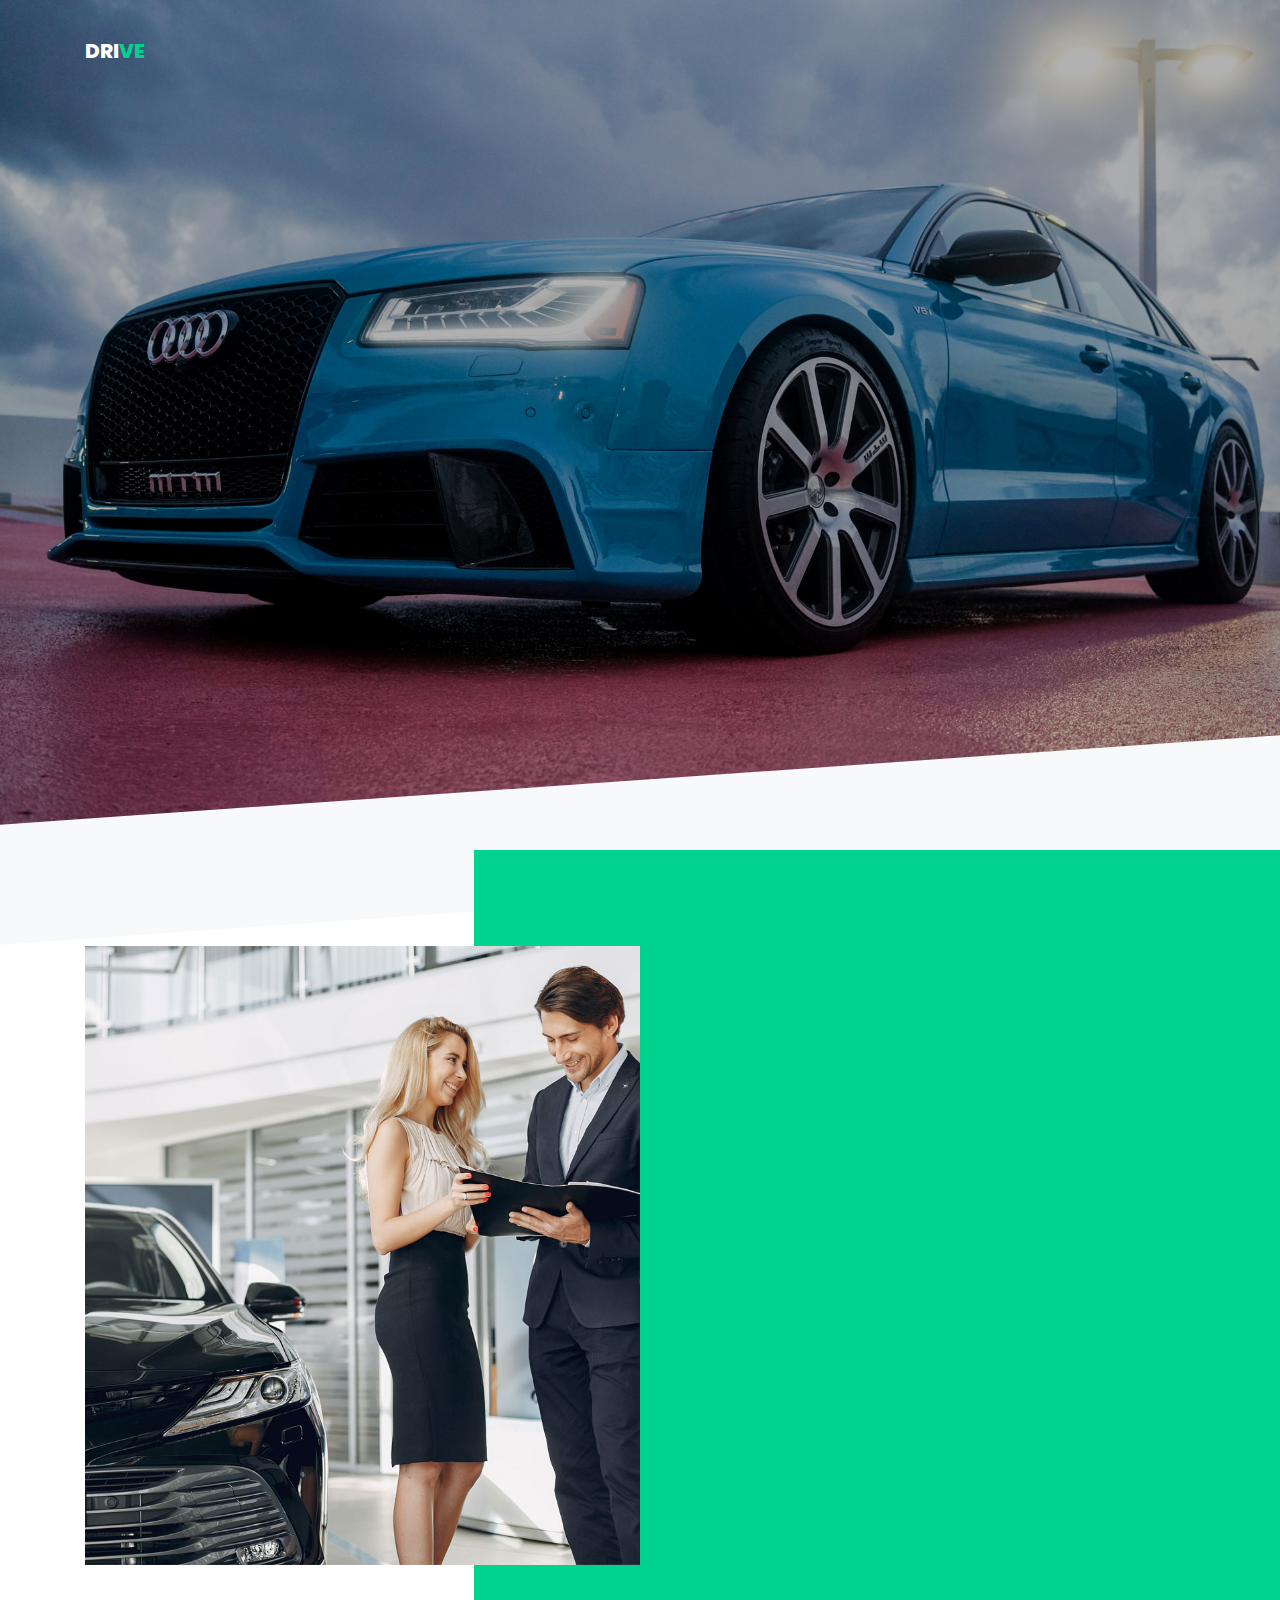
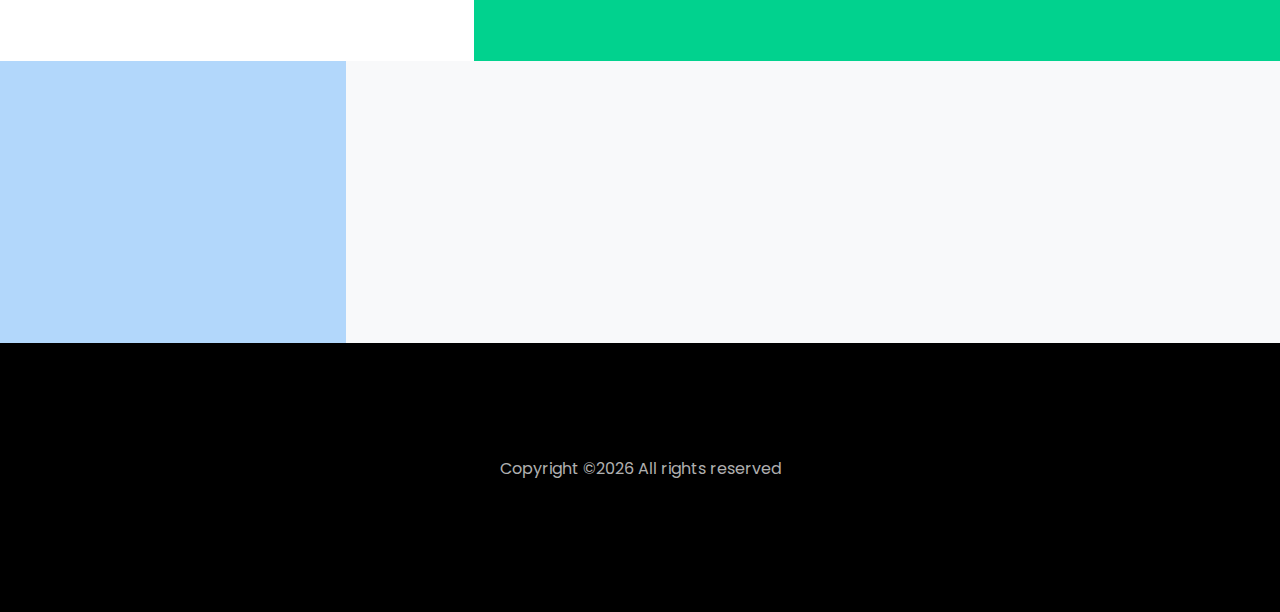
<file: drivefrontent/index.html>
<!DOCTYPE html>
<html lang="en">
  <head>
  
    <meta charset="utf-8">
    <meta name="viewport" content="width=device-width, initial-scale=1, shrink-to-fit=no">
    
    <link href="https://fonts.googleapis.com/css?family=Poppins:200,300,400,500,600,700,800&display=swap" rel="stylesheet">

    <link rel="stylesheet" href="css/open-iconic-bootstrap.min.css">
    <link rel="stylesheet" href="css/animate.css">
    
    <link rel="stylesheet" href="css/owl.carousel.min.css">
    <link rel="stylesheet" href="css/owl.theme.default.min.css">
    <link rel="stylesheet" href="css/magnific-popup.css">


    <link rel="stylesheet" href="css/ionicons.min.css">

    <link rel="stylesheet" href="css/bootstrap-datepicker.css">
    <link rel="stylesheet" href="css/jquery.timepicker.css">

    
    <link rel="stylesheet" href="css/flaticon.css">
    <link rel="stylesheet" href="css/icomoon.css">
    <link rel="stylesheet" href="css/style.css">
	
  </head>
  <body>
    <div class="fisrt">
	  <nav class="navbar navbar-expand-lg navbar-dark ftco_navbar bg-dark ftco-navbar-light" id="ftco-navbar">
	    <div class="container">
	      <a class="navbar-brand" href="#">Dri<span>ve</span></a>
	      <button class="navbar-toggler" type="button" data-toggle="collapse" data-target="#ftco-nav" aria-controls="ftco-nav" aria-expanded="false" aria-label="Toggle navigation">
	        <span class="oi oi-menu"></span> Menu
	      </button>

	      <div class="collapse navbar-collapse" id="ftco-nav">
	        <ul class="navbar-nav ml-auto">
	          
	          
	        </ul>
	      </div>
	    </div>
	  </nav>
    <!-- END nav -->
    
	<div class="hero-wrap ftco-degree-bg" style="background-image: url('images/bg_1.jpg');" data-stellar-background-ratio="0.5" id="section1">
		<div class="overlay"></div>
		<div class="container">
		  <div class="row no-gutters slider-text justify-content-start align-items-center justify-content-center">
			<div class="col-lg-8 ftco-animate">
			  <div class="text w-100 text-center mb-md-5 pb-md-5">
				<h1 class="mb-4">Fast &amp; Easy Way To Rent A Car</h1>
				<p style="font-size: 18px;">Hit the road with confidence and style, and make every mile count with our premium car rental service.</p>
				<a id="login-link" href="#" class="icon-wrap  d-flex align-items-center mt-4 justify-content-center">
				  <div class="icon d-flex align-items-center justify-content-center">
					<span class="ion-ios-play"></span>
				  </div>
				  <div class="heading-title ml-5">
					<span >Login</span>
				  </div>
				</a>
			  </div>
			</div>
		  </div>
		</div>
	  </div>

	  <div class="hero-wrap ftco-degree-bg" style="background-image: url('images/bg_1.jpg');display:none;" data-stellar-background-ratio="0.5" id="section2" >
		<div class="overlay"></div>
		<div class="container">
		  <div class="row no-gutters slider-text justify-content-start align-items-center justify-content-center">
			<div class="col-lg-8 ftco-animate">
			  <div class="text w-100 text-center mb-md-5 pb-md-5">
				<h1 class="mb-4">Fast &amp; Easy Way To Rent A Car</h1>
				<p style="font-size: 18px;">Hit the road with confidence and style, and make every mile count with our premium car rental service.</p>
				<a id="login-link2" href="#" class="icon-wrap  d-flex align-items-center mt-4 justify-content-center">
				  <div  class="icon d-flex align-items-center justify-content-center">
					<span class="ion-ios-play"></span>
				  </div>
				  <div class="heading-title ml-5">
					<span >Logout</span>
				  </div>
				</a>
			  </div>
			</div>
		  </div>
		</div>
	  </div>
	  
	  <section class="ftco-section ftco-no-pt bg-light" style="display:none;" id="selection">
    	<div class="container">
    		<div class="row no-gutters">
    			<div class="col-md-12	featured-top">
    				<div class="row no-gutters">
	  					<div class="col-md-4 d-flex align-items-center">
	  						<form action="#" class="request-form ftco-animate bg-primary">
		          		<h2>Make your trip</h2>
			    				<div class="form-group">
			    					<label for="" class="label">Pick-up location</label>
			    					<input type="text" class="form-control" placeholder="City, Airport, Station, etc">
			    				</div>
			    				<div class="form-group">
			    					<label for="" class="label">Drop-off location</label>
			    					<input type="text" class="form-control" placeholder="City, Airport, Station, etc">
			    				</div>
			    				<div class="d-flex">
			    					<div class="form-group mr-2">
			                <label for="" class="label">Pick-up date</label>
			                <input type="text" class="form-control" id="book_pick_date" placeholder="Date">
			              </div>
			              <div class="form-group ml-2">
			                <label for="" class="label">Drop-off date</label>
			                <input type="text" class="form-control" id="book_off_date" placeholder="Date">
			              </div>
		              </div>
		              <div class="form-group">
		                <label for="" class="label">Pick-up time</label>
		                <input type="text" class="form-control" id="time_pick" placeholder="Time">
		              </div>
			            <div class="form-group">
			              <input type="submit" value="Rent A Car Now" class="btn btn-secondary py-3 px-4">
			            </div>
			    			</form>
	  					</div>
	  					<div class="col-md-8 d-flex align-items-center">
	  						<div class="services-wrap rounded-right w-100">
	  							<h3 class="heading-section mb-4">Better Way to Rent Your Perfect Cars</h3>
	  							<div class="row d-flex mb-4">
					          <div class="col-md-4 d-flex align-self-stretch ftco-animate">
					            <div class="services w-100 text-center">
				              	<div class="icon d-flex align-items-center justify-content-center"><span class="flaticon-route"></span></div>
				              	<div class="text w-100">
					                <h3 class="heading mb-2">Choose Your Pickup Location</h3>
				                </div>
					            </div>      
					          </div>
					          <div class="col-md-4 d-flex align-self-stretch ftco-animate">
					            <div class="services w-100 text-center">
				              	<div class="icon d-flex align-items-center justify-content-center"><span class="flaticon-handshake"></span></div>
				              	<div class="text w-100">
					                <h3 class="heading mb-2">Select the Best Deal</h3>
					              </div>
					            </div>      
					          </div>
					          <div class="col-md-4 d-flex align-self-stretch ftco-animate">
					            <div class="services w-100 text-center">
				              	<div class="icon d-flex align-items-center justify-content-center"><span class="flaticon-rent"></span></div>
				              	<div class="text w-100">
					                <h3 class="heading mb-2">Reserve Your Rental Car</h3>
					              </div>
					            </div>      
					          </div>
					        </div>
					        <p><a href="#" class="btn btn-primary py-3 px-4">Reserve Your Perfect Car</a></p>
	  						</div>
	  					</div>
	  				</div>
				</div>
  		</div>
    </section>

    <section class="ftco-section ftco-about" id="about">
			<div class="container">
				<div class="row no-gutters">
					<div class="col-md-6 p-md-5 img img-2 d-flex justify-content-center align-items-center" style="background-image: url(images/about.jpg);">
					</div>
					<div class="col-md-6 wrap-about ftco-animate">
	          <div class="heading-section heading-section-white pl-md-5">
	          	<span class="subheading">About us</span>
	            <h2 class="mb-4">Welcome to Drive</h2>

	            <p>At our car rental service, we offer you the convenience and flexibility of renting a car whenever and wherever you need it. Whether you are traveling for business or pleasure, our wide selection of cars, SUVs, and trucks is sure to meet your needs and budget.</p>
	            <p>Our mission is to provide you with a hassle-free car rental experience from start to finish. Our team of friendly and knowledgeable professionals is dedicated to making your rental experience easy and enjoyable. From helping you choose the right vehicle to offering flexible rental options and competitive pricing, we are committed to exceeding your expectations.</p>
              <p>With our online booking system, you can reserve your rental car in just a few clicks. And with our convenient pick-up and drop-off locations, you can get on the road quickly and easily.

                Thank you for choosing our car rental service. We look forward to helping you with all of your rental needs.</p>

	            
	          </div>
					</div>
				</div>
			</div>
		</section>

    <section class="ftco-counter ftco-section img bg-light" id="section-counter">
			<div class="overlay"></div>
    	<div class="container">
    		<div class="row">
          <div class="col-md-6 col-lg-3 justify-content-center counter-wrap ftco-animate">
            <div class="block-18">
              <div class="text text-border d-flex align-items-center">
                <strong class="number" data-number="60">0</strong>
                <span>Year <br>Experienced</span>
              </div>
            </div>
          </div>
          <div class="col-md-6 col-lg-3 justify-content-center counter-wrap ftco-animate">
            <div class="block-18">
              <div class="text text-border d-flex align-items-center">
                <strong class="number" data-number="1090">0</strong>
                <span>Total <br>Cars</span>
              </div>
            </div>
          </div>
          <div class="col-md-6 col-lg-3 justify-content-center counter-wrap ftco-animate">
            <div class="block-18">
              <div class="text text-border d-flex align-items-center">
                <strong class="number" data-number="2590">0</strong>
                <span>Happy <br>Customers</span>
              </div>
            </div>
          </div>
          <div class="col-md-6 col-lg-3 justify-content-center counter-wrap ftco-animate">
            <div class="block-18">
              <div class="text d-flex align-items-center">
                <strong class="number" data-number="67">0</strong>
                <span>Total <br>Branches</span>
              </div>
            </div>
          </div>
        </div>
    	</div>
    </section>
	<footer class="ftco-footer ftco-bg-dark ftco-section">
		<div class="container">
  
		  <div class="row">
			<div class="col-md-12 text-center">
  
			  <p>Copyright &copy;<script>document.write(new Date().getFullYear());</script> All rights reserved </p>
			</div>
		  </div>
		</div>
	  </footer>	
</div>
	    <!-- login -->
		<div class="intro-body" id="login" style="display:none;" >
		<div class="hero-wrap ftco-degree-bg" style="background-image: url('images/bg_1.jpg');" data-stellar-background-ratio="0.5">
			<div class="overlay"></div>
			<div class="container">
			  <div class="row no-gutters slider-text justify-content-start align-items-center justify-content-center">
				<div class="col-lg-8 ftco-animate">
				  <div class="text w-100 text-center mb-md-5 pb-md-5">
						<div class="container">
			<div class="row">
				<div class="col-lg-8 mx-auto">
					<p class="intro-text"></p>
					<div id="main" style="background-image: none;">
							<h3 class="text-center">WELCOME</h3>
								<div class="mb-3"><label class="form-label" id="lbl-usuario" for="txt-usuario" style="color: white;">Email</label>
									<input class="form-control" type="email" id="email1" name="email1" style="font-style: italic;"></div>
								<div class="mb-3"><label class="form-label" id="lbl-password" for="txt-password" style="color: white;">Password</label>
									<input class="form-control" type="password" id="password1" style="font-style: italic;"></div>
							<button class="btn btn-primary" id="login-btn"  style="background-color:  #01d38f;border-color: var(--bs-btn-color);border-radius: 15px;" ">LOG IN</button>
							<p></p>
							<p  style="font-style: italic; color: white;">You Don't have account ?&nbsp;<a id="tosignup" href="#" style="color:#01d38f;font-size: 19px; font-weight: bold;">Sign up</a></p>
						</div>
					</div>
				</div>
			</div>
		</div>
				  </div>
				</div>
			  </div>
			</div>
		  </div>
	

	
	</div>

		<!-- signup -->
		
	<div class="intro-body" id="signup"  style="display:none;">
		<div class="hero-wrap ftco-degree-bg" style="background-image: url('images/bg_1.jpg');" data-stellar-background-ratio="0.5">
			<div class="overlay"></div>
			<div class="container">
			  <div class="row no-gutters slider-text justify-content-start align-items-center justify-content-center">
				<div class="col-lg-8 ftco-animate">
				  <div class="text w-100 text-center mb-md-5 pb-md-5">
						<div class="container">
			<div class="row">
				<div class="col-lg-8 mx-auto">
					<p class="intro-text"></p>
					<div id="main" style="background-image: none;">
							<h3 class="text-center">Register</h3>
						
								<div class="mb-3"><label class="form-label" id="lbl-usuario" for="txt-usuario"style="color: white;">First Name</label><input class="form-control" type="text" id="fnamee" style="font-style: italic; "></div>
								<div class="mb-3"><label class="form-label" id="lbl-usuario-3" for="txt-usuario"style="color: white;">Last Name</label><input class="form-control" type="text" id="lnamee" style="font-style: italic;"></div>
								<div class="mb-3"><label class="form-label" id="lbl-usuario-2" for="txt-usuario"style="color: white;">Email</label><input class="form-control" type="text" id="emaile" style="font-style: italic;"></div>
								<div class="mb-3"><label class="form-label" id="lbl-usuario-1" for="txt-usuario"style="color: white;">Telephone</label><input class="form-control" type="text" id="telephonee" style="font-style: italic;"></div>
								<div class="mb-3"><label class="form-label" id="lbl-password" for="txt-password"style="color: white;">Password</label><input class="form-control" type="password" id="password1e" style="font-style: italic;"></div>
								<div class="mb-3"><label class="form-label" id="lbl-password-1" for="txt-password"style="color: white;">Confirm Password</label><input class="form-control" type="password" id="password2e" style="font-style: italic;"></div>
							<button class="btn btn-primary" id="btn-sesion" style="color:  #01d38f;--bs-primary-rgb: 37,109,180;background: #01d38f;border-color: var(--bs-btn-color);border-radius: 15px;" onclick="createUser()">Sign up&nbsp;</button>
							<p></p>
							<p  style="font-style: italic;color: white;">You already have account &nbsp;?&nbsp;<a id="tologin" href="#" style="color: #01d38f;font-size: 19px;font-weight: bold;">Login</a></p>
						</div>
					</div>
				</div>
			</div>
		</div>
				  </div>
				</div>
			  </div>
			</div>
		  </div>
	
	
	</div>



    
  


  <script src="https://code.jquery.com/jquery-3.6.0.min.js"></script>
  <script src="js/jquery.min.js"></script>
  <script src="js/jquery-migrate-3.0.1.min.js"></script>
  <script src="js/bootstrap.min.js"></script>
  <script src="js/jquery.easing.1.3.js"></script>
  <script src="js/jquery.waypoints.min.js"></script>
  <script src="js/jquery.stellar.min.js"></script>
  <script src="js/owl.carousel.min.js"></script>
  <script src="js/jquery.magnific-popup.min.js"></script>
  <script src="js/aos.js"></script>
  <script src="js/jquery.animateNumber.min.js"></script>
  <script src="js/bootstrap-datepicker.js"></script>
  <script src="js/jquery.timepicker.min.js"></script>
  <script src="js/scrollax.min.js"></script>
  <script src="js/main.js"></script>


  <script>
	
	const loginLink = document.getElementById('login-link');
	const loginLink2 = document.getElementById('login-link2');
	const tosignup = document.getElementById('tosignup');
	const tologin = document.getElementById('tologin');
	const herowrap= document.querySelector('.hero-wrap');
	const navbar= document.querySelector('.navbar ');
	const section= document.querySelector('.ftco-section ');
	const counter= document.querySelector('.ftco-counter ');
	const fotter= document.querySelector('.ftco-footer ');
	const about = document.getElementById('about');
	const login = document.getElementById('login');
	const signup = document.getElementById('signup');
	const section1 = document.getElementById('section1');
	const section2 = document.getElementById('section2');
	const selection = document.getElementById('selection')
  
	loginLink.addEventListener('click', (event) => {
	  event.preventDefault();
	  herowrap.style.display = 'none';
	  section.style.display = 'none';
	  counter.style.display = 'none';
	  fotter.style.display = 'none';
	  about.style.display ='none';
	  login.style.display = 'block';
	  signup.style.display = 'none';
	  section1.style.display = 'none'
	  section2.style.display = 'none'
	});

	loginLink2.addEventListener('click', (event) => {
	  event.preventDefault();
	  herowrap.style.display = 'none';
	  section.style.display = 'none';
	  counter.style.display = 'none';
	  fotter.style.display = 'none';
	  about.style.display ='none';
	  login.style.display = 'block';
	  signup.style.display = 'none';
	  section1.style.display = 'none'
	  section2.style.display = 'none'
	  selection.style.display = 'none'
	});

	tosignup.addEventListener('click', (event) => {
	  event.preventDefault();
	  herowrap.style.display = 'none';
	  section.style.display = 'none';
	  counter.style.display = 'none';
	  fotter.style.display = 'none';
	  login.style.display = 'none';
	  signup.style.display = 'block';
	  section2.style.display = 'none'
	});

	
	tologin.addEventListener('click', (event) => {
	  event.preventDefault();
	  herowrap.style.display = 'none';
	  section.style.display = 'none';
	  counter.style.display = 'none';
	  fotter.style.display = 'none';
	  login.style.display = 'block';
	  signup.style.display = 'none';
	  section2.style.display = 'none'
	});



const emailInput = document.getElementById('email1');
const passwordInput = document.getElementById('password1');


const loginButton = document.getElementById('login-btn');


loginButton.addEventListener('click', async () => {
 
  const email = emailInput.value;
  const password = passwordInput.value;

  if (emailInput.value.trim() === '' || passwordInput.value.trim() === '') {
    alert('Email and password are required.');
    return;
  }
 
  const response = await fetch(`http://localhost:8000/login/?email=${email}&password=${password}`);

  
  const userData = await response.json();

  if (response.status === 404) {
    console.log('User not found.');
    return;
  }

 
  if (userData.is_admin) {
    console.log('User is an admin!');
    
  } else {
	document.getElementById("password1").value = "";
	document.getElementById("email1").value = "";
	herowrap.style.display = 'block';
	section.style.display = 'none';
	counter.style.display = 'block';
	fotter.style.display = 'block';
	about.style.display ='block';
	login.style.display = 'none';
	signup.style.display = 'none';
	section1.style.display = 'none'
	section2.style.display = 'block'
	selection.style.display = 'block'
  }
});

function createUser() {
        // retrieve input values
        const fname = document.getElementById('fnamee').value;
        const lname = document.getElementById('lnamee').value;
        const email = document.getElementById('emaile').value;
        const telephone = document.getElementById('telephonee').value;
        const password1 = document.getElementById('password1e').value;
        const password2 = document.getElementById('password2e').value;

        // validate input values
        if (!fname || !lname || !email || !telephone || !password1|| !password2) {
          alert('Please fill in all fields.');
          return;
        }
		if (password1 !== password2) {
    		alert('Passwords do not match.');
    		return;
  }

        // send data to API
        fetch('http://localhost:8000/signup/', {
          method: 'POST',
          headers: {
            'Content-Type': 'application/json'
          },
          body: JSON.stringify({
            fname: fname,
            lname: lname,
            email: email,
            telephone: telephone,
            password: password1,
            is_admin: false
          })
        })
        .then(response => {
          if (response.ok) {
			herowrap.style.display = 'none';
				section.style.display = 'none';
				counter.style.display = 'none';
				fotter.style.display = 'none';
				login.style.display = 'block';
				signup.style.display = 'none';
				section2.style.display = 'none'
          } else {
            alert('Failed to create user.');
          }
        })
        .catch(error => {
          console.error(error);
          alert('An error occurred while creating the user.');
        });
      }
  </script>



  </body>
</html>
</file>
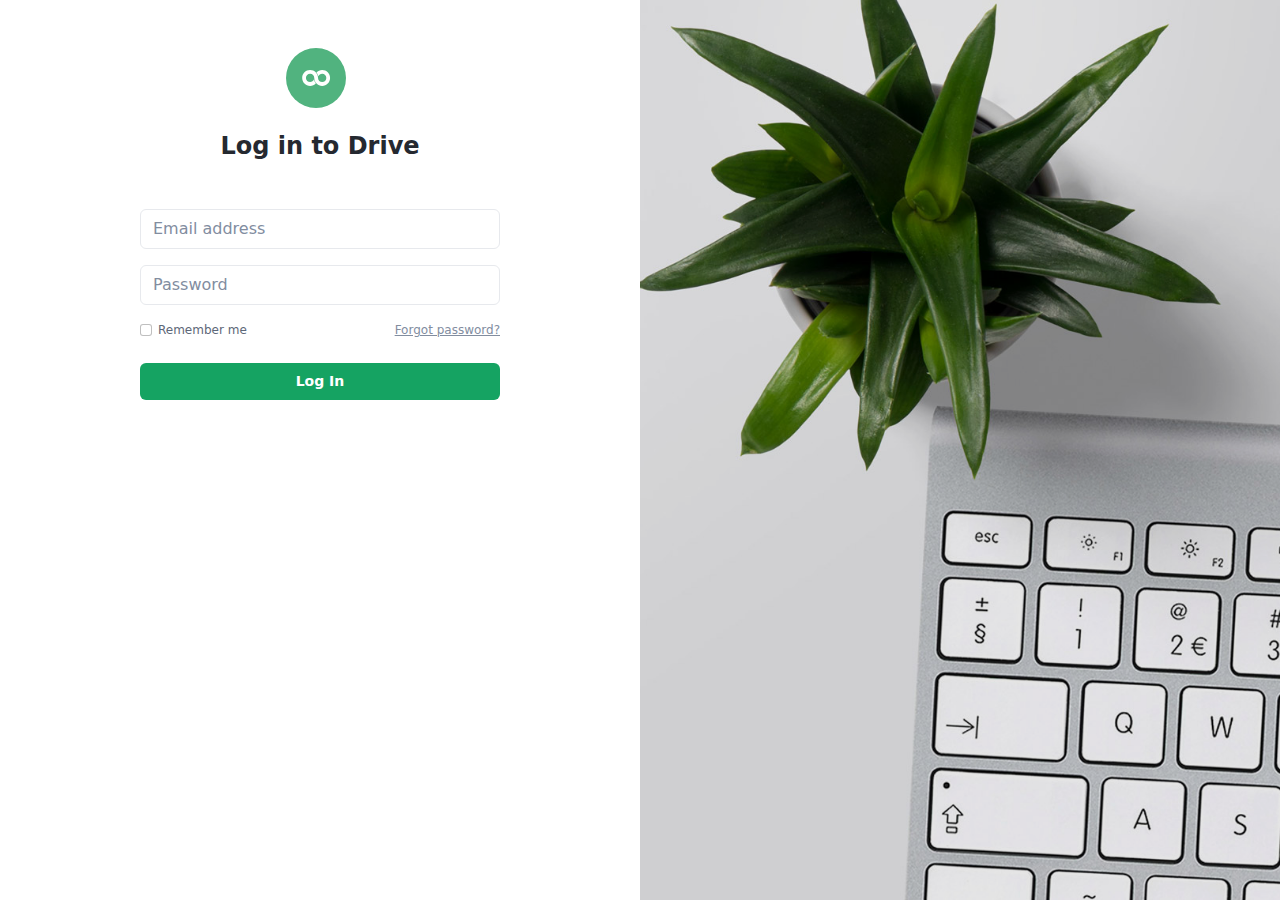
<file: drivefrontent/admin/index.html>
<!DOCTYPE html>
<html lang="en"> 
<head>
    <title>Drive Admin Panel</title>
	<link rel="shortcut icon" href="assets/images/toplogo.png" type="images">


    <meta charset="utf-8">
    <meta http-equiv="X-UA-Compatible" content="IE=edge">
    <meta name="viewport" content="width=device-width, initial-scale=1.0">
    
   
    <meta name="author" content="Xiaoying Riley at 3rd Wave Media">    
    <link rel="shortcut icon" href="favicon.ico"> 
    
   
    <script defer src="assets/plugins/fontawesome/js/all.min.js"></script>
    
   
    <link id="theme-style" rel="stylesheet" href="assets/css/drive.css">



</head> 
<body>
	<div id="login-section">
	<div class="app app-login p-0">    	
    <div class="row g-0 app-auth-wrapper">
	    <div class="col-12 col-md-7 col-lg-6 auth-main-col text-center p-5">
		    <div class="d-flex flex-column align-content-end">
			    <div class="app-auth-body mx-auto">	
				    <div class="app-auth-branding mb-4"><a class="app-logo" href="index.html"><img class="logo-icon me-2" src="assets/images/app-logo.svg" alt="logo"></a></div>
					<h2 class="auth-heading text-center mb-5">Log in to Drive</h2>
			        <div class="auth-form-container text-start">
						        
							<div class="email mb-3">
								<label class="sr-only" for="signin-email">Email</label>
								<input id="email1" name="signin-email" type="email" class="form-control signin-email" placeholder="Email address" required="required">
							</div>
							<div class="password mb-3">
								<label class="sr-only" for="signin-password">Password</label>
								<input id="password1" name="signin-password" type="password" class="form-control signin-password" placeholder="Password" required="required">
								<div class="extra mt-3 row justify-content-between">
									<div class="col-6">
										<div class="form-check">
											<input class="form-check-input" type="checkbox" value="" id="RememberPassword">
											<label class="form-check-label" for="RememberPassword">
											Remember me
											</label>
										</div>
									</div>
									<div class="col-6">
										<div class="forgot-password text-end">
											<a href="#">Forgot password?</a>
										</div>
									</div>
								</div>
							</div>
							<div class="text-center">
								<button class="btn app-btn-primary w-100 theme-btn mx-auto" id="login-btn">Log In</button>
							</div>
						
						
					</div>

			    </div>
		    
			    <footer class="app-auth-footer">
				    <div class="container text-center py-3">
				       
				    </div>
			    </footer>
		    </div>   
	    </div>
	    <div class="col-12 col-md-5 col-lg-6 h-100 auth-background-col">
		    <div class="auth-background-holder">
		    </div>
		    <div class="auth-background-mask"></div>
		    <div class="auth-background-overlay p-3 p-lg-5">
			    <div class="d-flex flex-column align-content-end h-100">
				    <div class="h-100"></div>
				  
				</div>
		    </div>
	    </div>
    
    </div>


</div>
	</div>

	<div id="main" style="display: none;">
		<div class="app">   	
			<header class="app-header fixed-top" >	<!--nav-->   	            
				<div class="app-header-inner">  
					<div class="container-fluid py-2">
						<div class="app-header-content"> 
							<div class="row justify-content-between align-items-center">
							
						
							<div class="app-search-box col">
								<form class="app-search-form">   
								</form>
							</div>
							
							<div class="app-utilities col-auto">
		   
								<div class="app-utility-item app-user-dropdown dropdown">
									<a  id="nav-profile" data-bs-toggle="dropdown" role="button" aria-expanded="false"><img src="assets/images/user.png" alt="user profile"></a>
								 
								</div><!--//app-user-dropdown--> 
							</div><!--//app-utilities-->
						</div><!--//row-->
						</div><!--//app-header-content-->
					</div><!--//container-fluid-->
				</div><!--//app-header-inner-->
				<div id="app-sidepanel" class="app-sidepanel"> 
					<div id="sidepanel-drop" class="sidepanel-drop"></div>
					<div class="sidepanel-inner d-flex flex-column">
						<a href="#" id="sidepanel-close" class="sidepanel-close d-xl-none">&times;</a>
						<div class="app-branding">
							<a class="app-logo" ><img class="logo-icon me-2" src="assets/images/app-logo.svg" alt="logo"><span class="logo-text">Drive</span></a>
			
						</div><!--//app-branding-->  
						
		
		
		
						
						<nav id="app-nav-main" class="app-nav app-nav-main flex-grow-1">
							<ul class="app-menu list-unstyled accordion" id="menu-accordion">
								<li class="nav-item">
									<!--//Bootstrap Icons: https://icons.getbootstrap.com/ -->
									<a class="nav-link active" id="nav-home"">
										<span class="nav-icon">
										<svg width="1em" height="1em" viewBox="0 0 16 16" class="bi bi-house-door" fill="currentColor" xmlns="http://www.w3.org/2000/svg">
				  <path fill-rule="evenodd" d="M7.646 1.146a.5.5 0 0 1 .708 0l6 6a.5.5 0 0 1 .146.354v7a.5.5 0 0 1-.5.5H9.5a.5.5 0 0 1-.5-.5v-4H7v4a.5.5 0 0 1-.5.5H2a.5.5 0 0 1-.5-.5v-7a.5.5 0 0 1 .146-.354l6-6zM2.5 7.707V14H6v-4a.5.5 0 0 1 .5-.5h3a.5.5 0 0 1 .5.5v4h3.5V7.707L8 2.207l-5.5 5.5z"/>
				  <path fill-rule="evenodd" d="M13 2.5V6l-2-2V2.5a.5.5 0 0 1 .5-.5h1a.5.5 0 0 1 .5.5z"/>
				</svg>
										 </span>
										 <span class="nav-link-text">Home</span>
									</a><!--//nav-link-->
								</li><!--//nav-item-->
							
								<li class="nav-item">
									
									<a class="nav-link" id="nav-cars">
										<span class="nav-icon">
												<svg xmlns="http://www.w3.org/2000/svg" width="16" height="16" fill="currentColor" class="bi bi-car-front" viewBox="0 0 16 16">
										<path d="M4 9a1 1 0 1 1-2 0 1 1 0 0 1 2 0Zm10 0a1 1 0 1 1-2 0 1 1 0 0 1 2 0ZM6 8a1 1 0 0 0 0 2h4a1 1 0 1 0 0-2H6ZM4.862 4.276 3.906 6.19a.51.51 0 0 0 .497.731c.91-.073 2.35-.17 3.597-.17 1.247 0 2.688.097 3.597.17a.51.51 0 0 0 .497-.731l-.956-1.913A.5.5 0 0 0 10.691 4H5.309a.5.5 0 0 0-.447.276Z"/>
										<path d="M2.52 3.515A2.5 2.5 0 0 1 4.82 2h6.362c1 0 1.904.596 2.298 1.515l.792 1.848c.075.175.21.319.38.404.5.25.855.715.965 1.262l.335 1.679c.033.161.049.325.049.49v.413c0 .814-.39 1.543-1 1.997V13.5a.5.5 0 0 1-.5.5h-2a.5.5 0 0 1-.5-.5v-1.338c-1.292.048-2.745.088-4 .088s-2.708-.04-4-.088V13.5a.5.5 0 0 1-.5.5h-2a.5.5 0 0 1-.5-.5v-1.892c-.61-.454-1-1.183-1-1.997v-.413a2.5 2.5 0 0 1 .049-.49l.335-1.68c.11-.546.465-1.012.964-1.261a.807.807 0 0 0 .381-.404l.792-1.848ZM4.82 3a1.5 1.5 0 0 0-1.379.91l-.792 1.847a1.8 1.8 0 0 1-.853.904.807.807 0 0 0-.43.564L1.03 8.904a1.5 1.5 0 0 0-.03.294v.413c0 .796.62 1.448 1.408 1.484 1.555.07 3.786.155 5.592.155 1.806 0 4.037-.084 5.592-.155A1.479 1.479 0 0 0 15 9.611v-.413c0-.099-.01-.197-.03-.294l-.335-1.68a.807.807 0 0 0-.43-.563 1.807 1.807 0 0 1-.853-.904l-.792-1.848A1.5 1.5 0 0 0 11.18 3H4.82Z"/>
									  </svg>
										 </span>
										 <span class="nav-link-text">Cars</span>
									</a>
								</li>
								<li class="nav-item">
									
									<a class="nav-link" id="nav-users">
										<span class="nav-icon">
											<svg xmlns="http://www.w3.org/2000/svg" width="16" height="16" fill="currentColor" class="bi bi-person" viewBox="0 0 16 16">
												<path d="M8 8a3 3 0 1 0 0-6 3 3 0 0 0 0 6Zm2-3a2 2 0 1 1-4 0 2 2 0 0 1 4 0Zm4 8c0 1-1 1-1 1H3s-1 0-1-1 1-4 6-4 6 3 6 4Zm-1-.004c-.001-.246-.154-.986-.832-1.664C11.516 10.68 10.289 10 8 10c-2.29 0-3.516.68-4.168 1.332-.678.678-.83 1.418-.832 1.664h10Z"/>
											  </svg>
										 </span>
										 <span class="nav-link-text">Users</span>
									</a>
								</li>
						
							
		
							   
								<li class="nav-item">
									<!--//Bootstrap Icons: https://icons.getbootstrap.com/ -->
									<a class="nav-link" id="nav-orders">
										<span class="nav-icon">
											<svg xmlns="http://www.w3.org/2000/svg" width="16" height="16" fill="currentColor" class="bi bi-list-ul" viewBox="0 0 16 16">
												<path fill-rule="evenodd" d="M5 11.5a.5.5 0 0 1 .5-.5h9a.5.5 0 0 1 0 1h-9a.5.5 0 0 1-.5-.5zm0-4a.5.5 0 0 1 .5-.5h9a.5.5 0 0 1 0 1h-9a.5.5 0 0 1-.5-.5zm0-4a.5.5 0 0 1 .5-.5h9a.5.5 0 0 1 0 1h-9a.5.5 0 0 1-.5-.5zm-3 1a1 1 0 1 0 0-2 1 1 0 0 0 0 2zm0 4a1 1 0 1 0 0-2 1 1 0 0 0 0 2zm0 4a1 1 0 1 0 0-2 1 1 0 0 0 0 2z"/>
											  </svg>
										 </span>
										 <span class="nav-link-text">Orders</span>
									</a><!--//nav-link-->
								</li><!--//nav-item-->
								
							  
								
		
		
		
		
		
		
							</ul><!--//app-menu-->
						</nav><!--//app-nav-->
						<div class="app-sidepanel-footer">
							<nav class="app-nav app-nav-footer">
								<ul class="app-menu footer-menu list-unstyled">
									<li class="nav-item">
										<!--//Bootstrap Icons: https://icons.getbootstrap.com/ -->
										<a class="nav-link" id="nav-settings">
											<span class="nav-icon">
												<svg width="1em" height="1em" viewBox="0 0 16 16" class="bi bi-gear" fill="currentColor" xmlns="http://www.w3.org/2000/svg">
			  <path fill-rule="evenodd" d="M8.837 1.626c-.246-.835-1.428-.835-1.674 0l-.094.319A1.873 1.873 0 0 1 4.377 3.06l-.292-.16c-.764-.415-1.6.42-1.184 1.185l.159.292a1.873 1.873 0 0 1-1.115 2.692l-.319.094c-.835.246-.835 1.428 0 1.674l.319.094a1.873 1.873 0 0 1 1.115 2.693l-.16.291c-.415.764.42 1.6 1.185 1.184l.292-.159a1.873 1.873 0 0 1 2.692 1.116l.094.318c.246.835 1.428.835 1.674 0l.094-.319a1.873 1.873 0 0 1 2.693-1.115l.291.16c.764.415 1.6-.42 1.184-1.185l-.159-.291a1.873 1.873 0 0 1 1.116-2.693l.318-.094c.835-.246.835-1.428 0-1.674l-.319-.094a1.873 1.873 0 0 1-1.115-2.692l.16-.292c.415-.764-.42-1.6-1.185-1.184l-.291.159A1.873 1.873 0 0 1 8.93 1.945l-.094-.319zm-2.633-.283c.527-1.79 3.065-1.79 3.592 0l.094.319a.873.873 0 0 0 1.255.52l.292-.16c1.64-.892 3.434.901 2.54 2.541l-.159.292a.873.873 0 0 0 .52 1.255l.319.094c1.79.527 1.79 3.065 0 3.592l-.319.094a.873.873 0 0 0-.52 1.255l.16.292c.893 1.64-.902 3.434-2.541 2.54l-.292-.159a.873.873 0 0 0-1.255.52l-.094.319c-.527 1.79-3.065 1.79-3.592 0l-.094-.319a.873.873 0 0 0-1.255-.52l-.292.16c-1.64.893-3.433-.902-2.54-2.541l.159-.292a.873.873 0 0 0-.52-1.255l-.319-.094c-1.79-.527-1.79-3.065 0-3.592l.319-.094a.873.873 0 0 0 .52-1.255l-.16-.292c-.892-1.64.902-3.433 2.541-2.54l.292.159a.873.873 0 0 0 1.255-.52l.094-.319z"/>
			  <path fill-rule="evenodd" d="M8 5.754a2.246 2.246 0 1 0 0 4.492 2.246 2.246 0 0 0 0-4.492zM4.754 8a3.246 3.246 0 1 1 6.492 0 3.246 3.246 0 0 1-6.492 0z"/>
			</svg>
											</span>
											<span class="nav-link-text">Settings</span>
										</a><!--//nav-link-->
									</li><!--//nav-item-->
									<li class="nav-item">
										<!--//Bootstrap Icons: https://icons.getbootstrap.com/ -->
										<a class="nav-link" id="nav-logout">
											<span class="nav-icon">
												<svg xmlns="http://www.w3.org/2000/svg" width="16" height="16" fill="currentColor" class="bi bi-box-arrow-left" viewBox="0 0 16 16">
													<path fill-rule="evenodd" d="M6 12.5a.5.5 0 0 0 .5.5h8a.5.5 0 0 0 .5-.5v-9a.5.5 0 0 0-.5-.5h-8a.5.5 0 0 0-.5.5v2a.5.5 0 0 1-1 0v-2A1.5 1.5 0 0 1 6.5 2h8A1.5 1.5 0 0 1 16 3.5v9a1.5 1.5 0 0 1-1.5 1.5h-8A1.5 1.5 0 0 1 5 12.5v-2a.5.5 0 0 1 1 0v2z"/>
													<path fill-rule="evenodd" d="M.146 8.354a.5.5 0 0 1 0-.708l3-3a.5.5 0 1 1 .708.708L1.707 7.5H10.5a.5.5 0 0 1 0 1H1.707l2.147 2.146a.5.5 0 0 1-.708.708l-3-3z"/>
												  </svg>
											</span>
											<span class="nav-link-text">Logout</span>
										</a><!--//nav-link-->
							
								</ul><!--//footer-menu-->
							</nav>
						</div><!--//app-sidepanel-footer-->
					   
					</div><!--//sidepanel-inner-->
				</div><!--//app-sidepanel-->
			</header>
			
			<div class="app-wrapper" id="dashboard" style="display: none;">
				
				<div class="app-content pt-3 p-md-3 p-lg-4">
					<div class="container-xl">
						
						<h1 class="app-page-title">Overview</h1>
						
					
							
						<div class="row g-4 mb-4">
							<div class="col-6 col-lg-3">
								<div class="app-card app-card-stat shadow-sm h-100">
									<div class="app-card-body p-3 p-lg-4">
										<h4 class="stats-type mb-1">Total Sales</h4>
										<div class="stats-figure">$12,628</div>
										<div class="stats-meta text-success">
											<svg width="1em" height="1em" viewBox="0 0 16 16" class="bi bi-arrow-up" fill="currentColor" xmlns="http://www.w3.org/2000/svg">
		  <path fill-rule="evenodd" d="M8 15a.5.5 0 0 0 .5-.5V2.707l3.146 3.147a.5.5 0 0 0 .708-.708l-4-4a.5.5 0 0 0-.708 0l-4 4a.5.5 0 1 0 .708.708L7.5 2.707V14.5a.5.5 0 0 0 .5.5z"/>
		</svg> 20%</div>
									</div><!--//app-card-body-->
									<a class="app-card-link-mask" href="#"></a>
								</div><!--//app-card-->
							</div><!--//col-->
							
							<div class="col-6 col-lg-3">
								<div class="app-card app-card-stat shadow-sm h-100">
									<div class="app-card-body p-3 p-lg-4">
										<h4 class="stats-type mb-1">Expenses</h4>
										<div class="stats-figure">$2,250</div>
										<div class="stats-meta text-success">
											<svg width="1em" height="1em" viewBox="0 0 16 16" class="bi bi-arrow-down" fill="currentColor" xmlns="http://www.w3.org/2000/svg">
		  <path fill-rule="evenodd" d="M8 1a.5.5 0 0 1 .5.5v11.793l3.146-3.147a.5.5 0 0 1 .708.708l-4 4a.5.5 0 0 1-.708 0l-4-4a.5.5 0 0 1 .708-.708L7.5 13.293V1.5A.5.5 0 0 1 8 1z"/>
		</svg> 5% </div>
									</div><!--//app-card-body-->
									<a class="app-card-link-mask" href="#"></a>
								</div><!--//app-card-->
							</div><!--//col-->
							<div class="col-6 col-lg-3">
								<div class="app-card app-card-stat shadow-sm h-100">
									<div class="app-card-body p-3 p-lg-4">
										<h4 class="stats-type mb-1">Projects</h4>
										<div class="stats-figure">23</div>
										<div class="stats-meta">
											Open</div>
									</div><!--//app-card-body-->
									<a class="app-card-link-mask" href="#"></a>
								</div><!--//app-card-->
							</div><!--//col-->
							<div class="col-6 col-lg-3">
								<div class="app-card app-card-stat shadow-sm h-100">
									<div class="app-card-body p-3 p-lg-4">
										<h4 class="stats-type mb-1">Invoices</h4>
										<div class="stats-figure">6</div>
										<div class="stats-meta">New</div>
									</div><!--//app-card-body-->
									<a class="app-card-link-mask" href="#"></a>
								</div><!--//app-card-->
							</div><!--//col-->
						</div><!--//row-->
						<div class="row g-4 mb-4">
							<div class="col-12 col-lg-6">
								<div class="app-card app-card-chart h-100 shadow-sm">
									<div class="app-card-header p-3">
										<div class="row justify-content-between align-items-center">
											<div class="col-auto">
												<h4 class="app-card-title">Line Chart Example</h4>
											</div><!--//col-->
											<div class="col-auto">
												<div class="card-header-action">
													<a href="charts.html">More charts</a>
												</div><!--//card-header-actions-->
											</div><!--//col-->
										</div><!--//row-->
									</div><!--//app-card-header-->
									<div class="app-card-body p-3 p-lg-4">
										<div class="mb-3 d-flex">   
											<select class="form-select form-select-sm ms-auto d-inline-flex w-auto">
												<option value="1" selected>This week</option>
												<option value="2">Today</option>
												<option value="3">This Month</option>
												<option value="3">This Year</option>
											</select>
										</div>
										<div class="chart-container">
											<canvas id="canvas-linechart" ></canvas>
										</div>
									</div><!--//app-card-body-->
								</div><!--//app-card-->
							</div><!--//col-->
							<div class="col-12 col-lg-6">
								<div class="app-card app-card-chart h-100 shadow-sm">
									<div class="app-card-header p-3">
										<div class="row justify-content-between align-items-center">
											<div class="col-auto">
												<h4 class="app-card-title">Bar Chart Example</h4>
											</div><!--//col-->
											<div class="col-auto">
												<div class="card-header-action">
													<a href="charts.html">More charts</a>
												</div><!--//card-header-actions-->
											</div><!--//col-->
										</div><!--//row-->
									</div><!--//app-card-header-->
									<div class="app-card-body p-3 p-lg-4">
										<div class="mb-3 d-flex">   
											<select class="form-select form-select-sm ms-auto d-inline-flex w-auto">
												<option value="1" selected>This week</option>
												<option value="2">Today</option>
												<option value="3">This Month</option>
												<option value="3">This Year</option>
											</select>
										</div>
										<div class="chart-container">
											<canvas id="canvas-barchart" ></canvas>
										</div>
									</div><!--//app-card-body-->
								</div><!--//app-card-->
							</div><!--//col-->
							
						</div><!--//row-->
		
				</div><!--//app-content-->
				
		
				
			</div><!--//app-wrapper-->    					
		
		 
			
		
			</div>

			<div class="app-wrapper" id="cars-page" style="display: none;">
				<section class="ftco-section bg-light" id="list" style="display: none;">
				</section>

				<section class="ftco-section bg-light" id="updatecar-list" style="display: none;">
					<div class="app-wrapper">
	    
						<div class="app-content pt-3 p-md-3 p-lg-4">
							<div class="container-xl">			    
								<hr class="mb-4">
								<div class="row g-4 settings-section">
							
									<div class="col-12 col-md-8">
										<div class="app-card app-card-settings shadow-sm p-4">
											
											<div class="app-card-body">
													<p id="carid" style="display: none;"></p>
													<div class="mb-3">
														<label for="setting-input-1" class="form-label">Mark<span class="ms-2" data-container="body" data-bs-toggle="popover" data-trigger="hover" data-placement="top" data-content="This is a Bootstrap popover example. You can use popover to provide extra info."><svg width="1em" height="1em" viewBox="0 0 16 16" class="bi bi-info-circle" fill="currentColor" xmlns="http://www.w3.org/2000/svg">
														<path fill-rule="evenodd" d="M8 15A7 7 0 1 0 8 1a7 7 0 0 0 0 14zm0 1A8 8 0 1 0 8 0a8 8 0 0 0 0 16z"/>
														<path d="M8.93 6.588l-2.29.287-.082.38.45.083c.294.07.352.176.288.469l-.738 3.468c-.194.897.105 1.319.808 1.319.545 0 1.178-.252 1.465-.598l.088-.416c-.2.176-.492.246-.686.246-.275 0-.375-.193-.304-.533L8.93 6.588z"/>
														<circle cx="8" cy="4.5" r="1"/>
														</svg></span></label>
														<input type="text" class="form-control" id="input_mark" required>
													</div>
													<div class="mb-3">
														<label for="setting-input-1" class="form-label">Type<span class="ms-2" data-container="body" data-bs-toggle="popover" data-trigger="hover" data-placement="top" data-content="This is a Bootstrap popover example. You can use popover to provide extra info."><svg width="1em" height="1em" viewBox="0 0 16 16" class="bi bi-info-circle" fill="currentColor" xmlns="http://www.w3.org/2000/svg">
														<path fill-rule="evenodd" d="M8 15A7 7 0 1 0 8 1a7 7 0 0 0 0 14zm0 1A8 8 0 1 0 8 0a8 8 0 0 0 0 16z"/>
														<path d="M8.93 6.588l-2.29.287-.082.38.45.083c.294.07.352.176.288.469l-.738 3.468c-.194.897.105 1.319.808 1.319.545 0 1.178-.252 1.465-.598l.088-.416c-.2.176-.492.246-.686.246-.275 0-.375-.193-.304-.533L8.93 6.588z"/>
														<circle cx="8" cy="4.5" r="1"/>
														</svg></span></label>
														<input type="text" class="form-control" id="input_type" required>
													</div>
													<div class="mb-3">
														<label for="setting-input-1" class="form-label">image<span class="ms-2" data-container="body" data-bs-toggle="popover" data-trigger="hover" data-placement="top" data-content="This is a Bootstrap popover example. You can use popover to provide extra info."><svg width="1em" height="1em" viewBox="0 0 16 16" class="bi bi-info-circle" fill="currentColor" xmlns="http://www.w3.org/2000/svg">
														<path fill-rule="evenodd" d="M8 15A7 7 0 1 0 8 1a7 7 0 0 0 0 14zm0 1A8 8 0 1 0 8 0a8 8 0 0 0 0 16z"/>
														<path d="M8.93 6.588l-2.29.287-.082.38.45.083c.294.07.352.176.288.469l-.738 3.468c-.194.897.105 1.319.808 1.319.545 0 1.178-.252 1.465-.598l.088-.416c-.2.176-.492.246-.686.246-.275 0-.375-.193-.304-.533L8.93 6.588z"/>
														<circle cx="8" cy="4.5" r="1"/>
														</svg></span></label>
														<input type="text" class="form-control" id="input_image" required>
													</div>
													<div class="mb-3">
														<label for="setting-input-1" class="form-label">Mileage<span class="ms-2" data-container="body" data-bs-toggle="popover" data-trigger="hover" data-placement="top" data-content="This is a Bootstrap popover example. You can use popover to provide extra info."><svg width="1em" height="1em" viewBox="0 0 16 16" class="bi bi-info-circle" fill="currentColor" xmlns="http://www.w3.org/2000/svg">
														<path fill-rule="evenodd" d="M8 15A7 7 0 1 0 8 1a7 7 0 0 0 0 14zm0 1A8 8 0 1 0 8 0a8 8 0 0 0 0 16z"/>
														<path d="M8.93 6.588l-2.29.287-.082.38.45.083c.294.07.352.176.288.469l-.738 3.468c-.194.897.105 1.319.808 1.319.545 0 1.178-.252 1.465-.598l.088-.416c-.2.176-.492.246-.686.246-.275 0-.375-.193-.304-.533L8.93 6.588z"/>
														<circle cx="8" cy="4.5" r="1"/>
														</svg></span></label>
														<input type="text" class="form-control" id="input_mileage" required>
													</div>
													<div class="mb-3">
														<label for="setting-input-1" class="form-label">Transmission<span class="ms-2" data-container="body" data-bs-toggle="popover" data-trigger="hover" data-placement="top" data-content="This is a Bootstrap popover example. You can use popover to provide extra info."><svg width="1em" height="1em" viewBox="0 0 16 16" class="bi bi-info-circle" fill="currentColor" xmlns="http://www.w3.org/2000/svg">
														<path fill-rule="evenodd" d="M8 15A7 7 0 1 0 8 1a7 7 0 0 0 0 14zm0 1A8 8 0 1 0 8 0a8 8 0 0 0 0 16z"/>
														<path d="M8.93 6.588l-2.29.287-.082.38.45.083c.294.07.352.176.288.469l-.738 3.468c-.194.897.105 1.319.808 1.319.545 0 1.178-.252 1.465-.598l.088-.416c-.2.176-.492.246-.686.246-.275 0-.375-.193-.304-.533L8.93 6.588z"/>
														<circle cx="8" cy="4.5" r="1"/>
														</svg></span></label>
														<input type="text" class="form-control" id="input_transmission" required>
													</div>
													<div class="mb-3">
														<label for="setting-input-1" class="form-label">Seats<span class="ms-2" data-container="body" data-bs-toggle="popover" data-trigger="hover" data-placement="top" data-content="This is a Bootstrap popover example. You can use popover to provide extra info."><svg width="1em" height="1em" viewBox="0 0 16 16" class="bi bi-info-circle" fill="currentColor" xmlns="http://www.w3.org/2000/svg">
														<path fill-rule="evenodd" d="M8 15A7 7 0 1 0 8 1a7 7 0 0 0 0 14zm0 1A8 8 0 1 0 8 0a8 8 0 0 0 0 16z"/>
														<path d="M8.93 6.588l-2.29.287-.082.38.45.083c.294.07.352.176.288.469l-.738 3.468c-.194.897.105 1.319.808 1.319.545 0 1.178-.252 1.465-.598l.088-.416c-.2.176-.492.246-.686.246-.275 0-.375-.193-.304-.533L8.93 6.588z"/>
														<circle cx="8" cy="4.5" r="1"/>
														</svg></span></label>
														<input type="text" class="form-control" id="input_seats" required>
													</div>
													<div class="mb-3">
														<label for="setting-input-1" class="form-label">Luggage <span class="ms-2" data-container="body" data-bs-toggle="popover" data-trigger="hover" data-placement="top" data-content="This is a Bootstrap popover example. You can use popover to provide extra info."><svg width="1em" height="1em" viewBox="0 0 16 16" class="bi bi-info-circle" fill="currentColor" xmlns="http://www.w3.org/2000/svg">
														<path fill-rule="evenodd" d="M8 15A7 7 0 1 0 8 1a7 7 0 0 0 0 14zm0 1A8 8 0 1 0 8 0a8 8 0 0 0 0 16z"/>
														<path d="M8.93 6.588l-2.29.287-.082.38.45.083c.294.07.352.176.288.469l-.738 3.468c-.194.897.105 1.319.808 1.319.545 0 1.178-.252 1.465-.598l.088-.416c-.2.176-.492.246-.686.246-.275 0-.375-.193-.304-.533L8.93 6.588z"/>
														<circle cx="8" cy="4.5" r="1"/>
														</svg></span></label>
														<input type="text" class="form-control" id="input_luggage" required>
													</div>
													<div class="mb-3">
														<label for="setting-input-1" class="form-label">Fuel<span class="ms-2" data-container="body" data-bs-toggle="popover" data-trigger="hover" data-placement="top" data-content="This is a Bootstrap popover example. You can use popover to provide extra info."><svg width="1em" height="1em" viewBox="0 0 16 16" class="bi bi-info-circle" fill="currentColor" xmlns="http://www.w3.org/2000/svg">
														<path fill-rule="evenodd" d="M8 15A7 7 0 1 0 8 1a7 7 0 0 0 0 14zm0 1A8 8 0 1 0 8 0a8 8 0 0 0 0 16z"/>
														<path d="M8.93 6.588l-2.29.287-.082.38.45.083c.294.07.352.176.288.469l-.738 3.468c-.194.897.105 1.319.808 1.319.545 0 1.178-.252 1.465-.598l.088-.416c-.2.176-.492.246-.686.246-.275 0-.375-.193-.304-.533L8.93 6.588z"/>
														<circle cx="8" cy="4.5" r="1"/>
														</svg></span></label>
														<input type="text" class="form-control" id="input_fuel" required>
													</div>
													<div class="mb-3">
														<label for="setting-input-1" class="form-label">Price <span class="ms-2" data-container="body" data-bs-toggle="popover" data-trigger="hover" data-placement="top" data-content="This is a Bootstrap popover example. You can use popover to provide extra info."><svg width="1em" height="1em" viewBox="0 0 16 16" class="bi bi-info-circle" fill="currentColor" xmlns="http://www.w3.org/2000/svg">
														<path fill-rule="evenodd" d="M8 15A7 7 0 1 0 8 1a7 7 0 0 0 0 14zm0 1A8 8 0 1 0 8 0a8 8 0 0 0 0 16z"/>
														<path d="M8.93 6.588l-2.29.287-.082.38.45.083c.294.07.352.176.288.469l-.738 3.468c-.194.897.105 1.319.808 1.319.545 0 1.178-.252 1.465-.598l.088-.416c-.2.176-.492.246-.686.246-.275 0-.375-.193-.304-.533L8.93 6.588z"/>
														<circle cx="8" cy="4.5" r="1"/>
														</svg></span></label>
														<input type="text" class="form-control" id="input_price" required>
													</div>
													
													<button  class="btn app-btn-primary" onclick="update_car()" >Save Changes</button>
											
											</div><!--//app-card-body-->
											
										</div><!--//app-card-->
									</div>
								</div><!--//row-->
							 
						
						   
							</div><!--//container-fluid-->
						</div><!--//app-content-->
						
				
						
					</div> 
				</section>

			</div>

			<div class="app-wrapper" id="users-page" style="display: none;">
				<div class="container">
					<div class="row">
						<div class="col-md-12">
							<table id="example" class="table table-striped table-bordered" cellspacing="0" width="100%">
								<thead>
									<tr>
										<th>Id</th>
										<th>Full Name</th>
										<th>Email</th>
										<th>Telephone</th>
										<th>Password</th>
										<th>ban/unban</th>
									</tr>
								</thead>
								<tbody id="tr-list">
								
								
								</tbody>
							</table>
						</div>
					</div>
				</div>
			</div>

			<div class="app-wrapper" id="order-page" style="display: none;">
				<div class="app">   	
					
					
					<div class="app-wrapper">
						
						<div class="app-content pt-3 p-md-3 p-lg-4">
							<div class="container-xl">
								
								
							   
								
								<nav id="orders-table-tab" class="orders-table-tab app-nav-tabs nav shadow-sm flex-column flex-sm-row mb-4">
									<a class="flex-sm-fill text-sm-center nav-link active" id="orders-all-tab" data-bs-toggle="tab" href="#orders-all" role="tab" aria-controls="orders-all" aria-selected="true">All</a>
									<a class="flex-sm-fill text-sm-center nav-link"  id="orders-paid-tab" data-bs-toggle="tab" href="#orders-paid" role="tab" aria-controls="orders-paid" aria-selected="false">Paid</a>
									<a class="flex-sm-fill text-sm-center nav-link" id="orders-pending-tab" data-bs-toggle="tab" href="#orders-pending" role="tab" aria-controls="orders-pending" aria-selected="false">Pending</a>
									<a class="flex-sm-fill text-sm-center nav-link" id="orders-cancelled-tab" data-bs-toggle="tab" href="#orders-cancelled" role="tab" aria-controls="orders-cancelled" aria-selected="false">Cancelled</a>
									<a class="flex-sm-fill text-sm-center nav-link" id="orders-cancelled-tab" data-bs-toggle="tab" href="#orders-ongoing" role="tab" aria-controls="orders-cancelled" aria-selected="false">On going</a>

								</nav>
								
								
								<div class="tab-content" id="orders-table-tab-content">
									<div class="tab-pane fade show active" id="orders-all" role="tabpanel" aria-labelledby="orders-all-tab">
										<div class="app-card app-card-orders-table shadow-sm mb-5">
											<div class="app-card-body">
												<div class="table-responsive">
													<table class="table app-table-hover mb-0 text-left">
														<thead>
															<tr>
																<th class="cell">Reservation</th>
																<th class="cell">car</th>
																<th class="cell">Customer</th>
																<th class="cell">Pickup Date</th>
																<th class="cell">Dropoff Date</th>
																<th class="cell">Status</th>
																<th class="cell">Total</th>
																<th class="cell"></th>
																<th class="cell"></th>
																<th class="cell">Actions</th>
															</tr>
														</thead>
														<tbody id="all">
														
													
						
														</tbody>
													</table>
												</div><!--//table-responsive-->
											   
											</div><!--//app-card-body-->		
										</div><!--//app-card-->
									
										
									</div><!--//tab-pane-->
									
									<div class="tab-pane fade" id="orders-paid" role="tabpanel" aria-labelledby="orders-paid-tab">
										<div class="app-card app-card-orders-table mb-5">
											<div class="app-card-body">
												<div class="table-responsive">
													
													<table class="table mb-0 text-left">
														<thead>
															<tr>
																<th class="cell">Reservation</th>
																<th class="cell">car</th>
																<th class="cell">Customer</th>
																<th class="cell">Pickup Date</th>
																<th class="cell">Dropoff Date</th>
																<th class="cell">Status</th>
																<th class="cell">Total</th>
																<th class="cell"></th>
																<th class="cell"></th>
																<th class="cell">Actions</th>
															</tr>
														</thead>
														<tbody id="paid">
														
						
														</tbody>
													</table>
												</div><!--//table-responsive-->
											</div><!--//app-card-body-->		
										</div><!--//app-card-->
									</div><!--//tab-pane-->
									
									<div class="tab-pane fade" id="orders-pending" role="tabpanel" aria-labelledby="orders-pending-tab">
										<div class="app-card app-card-orders-table mb-5">
											<div class="app-card-body">
												<div class="table-responsive">
													<table class="table mb-0 text-left">
														<thead>
															<tr>
																<th class="cell">Reservation</th>
																<th class="cell">car</th>
																<th class="cell">Customer</th>
																<th class="cell">Pickup Date</th>
																<th class="cell">Dropoff Date</th>
																<th class="cell">Status</th>
																<th class="cell">Total</th>
																<th class="cell"></th>
																<th class="cell"></th>
																<th class="cell">Actions</th>
															</tr>
														</thead>
														<tbody id="pending">
														
														</tbody>
													</table>
												</div><!--//table-responsive-->
											</div><!--//app-card-body-->		
										</div><!--//app-card-->
									</div><!--//tab-pane-->
									<div class="tab-pane fade" id="orders-cancelled" role="tabpanel" aria-labelledby="orders-cancelled-tab">
										<div class="app-card app-card-orders-table mb-5">
											<div class="app-card-body">
												<div class="table-responsive">
													<table class="table mb-0 text-left">
														<thead>
															<tr>
																<th class="cell">Reservation</th>
																<th class="cell">car</th>
																<th class="cell">Customer</th>
																<th class="cell">Pickup Date</th>
																<th class="cell">Dropoff Date</th>
																<th class="cell">Status</th>
																<th class="cell">Total</th>
																<th class="cell"></th>
																<th class="cell"></th>
																<th class="cell">Actions</th>
															</tr>
														</thead>
														<tbody id="cancelled">
															
															
															
														</tbody>
													</table>
												</div><!--//table-responsive-->
											</div><!--//app-card-body-->		
										</div><!--//app-card-->
									</div><!--//tab-pane-->
									<div class="tab-pane fade" id="orders-ongoing" role="tabpanel" aria-labelledby="orders-cancelled-tab">
										<div class="app-card app-card-orders-table mb-5">
											<div class="app-card-body">
												<div class="table-responsive">
													<table class="table mb-0 text-left">
														<thead>
															<tr>
																<th class="cell">Reservation</th>
																<th class="cell">car</th>
																<th class="cell">Customer</th>
																<th class="cell">Pickup Date</th>
																<th class="cell">Dropoff Date</th>
																<th class="cell">Status</th>
																<th class="cell">Total</th>
																<th class="cell"></th>
																<th class="cell"></th>
																<th class="cell">Actions</th>
															</tr>
														</thead>
														<tbody id="ongoing">
															
														
															
														</tbody>
													</table>
												</div><!--//table-responsive-->
											</div><!--//app-card-body-->		
										</div><!--//app-card-->
									</div><!--//tab-pane-->
								</div>
							</div>
						</div>
					
					</div>				
				</div>
			</div>

			<div class="app-wrapper" id="profile-page" style="display: none;">
			
  
    
					<div class="app-wrapper">
						
						<div class="app-content pt-3 p-md-3 p-lg-4">
							<div class="container-xl">
								
								
								<div class="row gy-4">
									<div class="col-12 col-lg-6">
										<div class="app-card app-card-account shadow-sm d-flex flex-column align-items-start">
											<div class="app-card-header p-3 border-bottom-0">
												<div class="row align-items-center gx-3">
													<div class="col-auto">
														<div class="app-icon-holder">
															<svg width="1em" height="1em" viewBox="0 0 16 16" class="bi bi-person" fill="currentColor" xmlns="http://www.w3.org/2000/svg">
				  <path fill-rule="evenodd" d="M10 5a2 2 0 1 1-4 0 2 2 0 0 1 4 0zM8 8a3 3 0 1 0 0-6 3 3 0 0 0 0 6zm6 5c0 1-1 1-1 1H3s-1 0-1-1 1-4 6-4 6 3 6 4zm-1-.004c-.001-.246-.154-.986-.832-1.664C11.516 10.68 10.289 10 8 10c-2.29 0-3.516.68-4.168 1.332-.678.678-.83 1.418-.832 1.664h10z"/>
				</svg>
														</div><!--//icon-holder-->
														
													</div><!--//col-->
													<div class="col-auto">
														<h4 class="app-card-title">Profile</h4>
													</div><!--//col-->
												</div><!--//row-->
											</div><!--//app-card-header-->
											<div class="app-card-body px-4 w-100">
												<div class="item border-bottom py-3">
													<div class="row justify-content-between align-items-center">
														<div class="col-auto">
															<div class="item-label mb-2"><strong>Photo</strong></div>
															<div class="item-data"><img class="profile-image" src="assets/images/user.png" alt=""></div>
														</div><!--//col-->
														<div class="col text-end">
														</div><!--//col-->
													</div><!--//row-->
												</div><!--//item-->
												<div class="item border-bottom py-3">
													<div class="row justify-content-between align-items-center">
														<div class="col-auto">
															<div class="item-label"><strong>Name</strong></div>
															<div class="item-data">Samih saad</div>
														</div><!--//col-->
														<div class="col text-end">
														</div><!--//col-->
													</div><!--//row-->
												</div><!--//item-->
												<div class="item border-bottom py-3">
													<div class="row justify-content-between align-items-center">
														<div class="col-auto">
															<div class="item-label"><strong>Email</strong></div>
															<div class="item-data">samihsaadlo@gmail.com</div>
														</div><!--//col-->
														<div class="col text-end">
														</div><!--//col-->
													</div><!--//row-->
												</div><!--//item-->
												<div class="item border-bottom py-3">
													<div class="row justify-content-between align-items-center">
														<div class="col-auto">
															<div class="item-label"><strong>Telephone</strong></div>
															<div class="item-data">
																06094872154
															</div>
														</div><!--//col-->
														<div class="col text-end">
														</div><!--//col-->
													</div><!--//row-->
												</div><!--//item-->
											  
											</div><!--//app-card-body-->
											<div class="app-card-footer p-4 mt-auto">
											   <a class="btn app-btn-secondary" href="#">Manage Profile</a>
											</div><!--//app-card-footer-->
										   
										</div><!--//app-card-->
									</div><!--//col-->
				
									<div class="col-12 col-lg-6">
										<div class="app-card app-card-account shadow-sm d-flex flex-column align-items-start">
											<div class="app-card-header p-3 border-bottom-0">
												<div class="row align-items-center gx-3">
													<div class="col-auto">
														<div class="app-icon-holder">
															<svg width="1em" height="1em" viewBox="0 0 16 16" class="bi bi-shield-check" fill="currentColor" xmlns="http://www.w3.org/2000/svg">
				  <path fill-rule="evenodd" d="M5.443 1.991a60.17 60.17 0 0 0-2.725.802.454.454 0 0 0-.315.366C1.87 7.056 3.1 9.9 4.567 11.773c.736.94 1.533 1.636 2.197 2.093.333.228.626.394.857.5.116.053.21.089.282.11A.73.73 0 0 0 8 14.5c.007-.001.038-.005.097-.023.072-.022.166-.058.282-.111.23-.106.525-.272.857-.5a10.197 10.197 0 0 0 2.197-2.093C12.9 9.9 14.13 7.056 13.597 3.159a.454.454 0 0 0-.315-.366c-.626-.2-1.682-.526-2.725-.802C9.491 1.71 8.51 1.5 8 1.5c-.51 0-1.49.21-2.557.491zm-.256-.966C6.23.749 7.337.5 8 .5c.662 0 1.77.249 2.813.525a61.09 61.09 0 0 1 2.772.815c.528.168.926.623 1.003 1.184.573 4.197-.756 7.307-2.367 9.365a11.191 11.191 0 0 1-2.418 2.3 6.942 6.942 0 0 1-1.007.586c-.27.124-.558.225-.796.225s-.526-.101-.796-.225a6.908 6.908 0 0 1-1.007-.586 11.192 11.192 0 0 1-2.417-2.3C2.167 10.331.839 7.221 1.412 3.024A1.454 1.454 0 0 1 2.415 1.84a61.11 61.11 0 0 1 2.772-.815z"/>
				  <path fill-rule="evenodd" d="M10.854 6.146a.5.5 0 0 1 0 .708l-3 3a.5.5 0 0 1-.708 0l-1.5-1.5a.5.5 0 1 1 .708-.708L7.5 8.793l2.646-2.647a.5.5 0 0 1 .708 0z"/>
				</svg>
														</div><!--//icon-holder-->
														
													</div><!--//col-->
													<div class="col-auto">
														<h4 class="app-card-title">Security</h4>
													</div><!--//col-->
												</div><!--//row-->
											</div><!--//app-card-header-->
											<div class="app-card-body px-4 w-100">
												
												<div class="item border-bottom py-3">
													<div class="row justify-content-between align-items-center">
														<div class="col-auto">
															<div class="item-label"><strong>Password</strong></div>
															<div class="item-data">••••••••</div>
														</div><!--//col-->
														<div class="col text-end">
															<a class="btn-sm app-btn-secondary" href="#">Change</a>
														</div><!--//col-->
													</div><!--//row-->
												</div><!--//item-->
												<div class="item border-bottom py-3">
													<div class="row justify-content-between align-items-center">
														<div class="col-auto">
															<div class="item-label"><strong>Two-Factor Authentication</strong></div>
															<div class="item-data">You haven't set up two-factor authentication. </div>
														</div><!--//col-->
														<div class="col text-end">
															<a class="btn-sm app-btn-secondary" href="#">Set up</a>
														</div><!--//col-->
													</div><!--//row-->
												</div><!--//item-->
											</div><!--//app-card-body-->
											
										
										   
										</div><!--//app-card-->
									</div>
								 
								</div><!--//row-->
								
							</div><!--//container-fluid-->
						</div><!--//app-content-->
						
				
						
					</div><!--//app-wrapper-->    					
				
				 
			</div>

			<div class="app-wrapper" id="settings-page" style="display: none;">
				   
				<div class="app-wrapper">
	    
					<div class="app-content pt-3 p-md-3 p-lg-4">
						<div class="container-xl">			    
							<h1 class="app-page-title">Settings</h1>
							<hr class="mb-4">
							<div class="row g-4 settings-section">
								<div class="col-12 col-md-4">
									<h3 class="section-title">General</h3>
									<div class="section-intro">Update your  <a href="#">profile</a></div>
								</div>
								<div class="col-12 col-md-8">
									<div class="app-card app-card-settings shadow-sm p-4">
										
										<div class="app-card-body">
											
												<div class="mb-3">
													<label for="setting-input-1" class="form-label">First Name<span class="ms-2" data-container="body" data-bs-toggle="popover" data-trigger="hover" data-placement="top" data-content="This is a Bootstrap popover example. You can use popover to provide extra info."><svg width="1em" height="1em" viewBox="0 0 16 16" class="bi bi-info-circle" fill="currentColor" xmlns="http://www.w3.org/2000/svg">
													<path fill-rule="evenodd" d="M8 15A7 7 0 1 0 8 1a7 7 0 0 0 0 14zm0 1A8 8 0 1 0 8 0a8 8 0 0 0 0 16z"/>
													<path d="M8.93 6.588l-2.29.287-.082.38.45.083c.294.07.352.176.288.469l-.738 3.468c-.194.897.105 1.319.808 1.319.545 0 1.178-.252 1.465-.598l.088-.416c-.2.176-.492.246-.686.246-.275 0-.375-.193-.304-.533L8.93 6.588z"/>
													<circle cx="8" cy="4.5" r="1"/>
													</svg></span></label>
													<input type="text" class="form-control" id="input_fname" required>
												</div>
												<div class="mb-3">
													<label for="setting-input-1" class="form-label">Last Name<span class="ms-2" data-container="body" data-bs-toggle="popover" data-trigger="hover" data-placement="top" data-content="This is a Bootstrap popover example. You can use popover to provide extra info."><svg width="1em" height="1em" viewBox="0 0 16 16" class="bi bi-info-circle" fill="currentColor" xmlns="http://www.w3.org/2000/svg">
													<path fill-rule="evenodd" d="M8 15A7 7 0 1 0 8 1a7 7 0 0 0 0 14zm0 1A8 8 0 1 0 8 0a8 8 0 0 0 0 16z"/>
													<path d="M8.93 6.588l-2.29.287-.082.38.45.083c.294.07.352.176.288.469l-.738 3.468c-.194.897.105 1.319.808 1.319.545 0 1.178-.252 1.465-.598l.088-.416c-.2.176-.492.246-.686.246-.275 0-.375-.193-.304-.533L8.93 6.588z"/>
													<circle cx="8" cy="4.5" r="1"/>
													</svg></span></label>
													<input type="text" class="form-control" id="input_lname" required>
												</div>
												<div class="mb-3">
													<label for="setting-input-1" class="form-label">Email<span class="ms-2" data-container="body" data-bs-toggle="popover" data-trigger="hover" data-placement="top" data-content="This is a Bootstrap popover example. You can use popover to provide extra info."><svg width="1em" height="1em" viewBox="0 0 16 16" class="bi bi-info-circle" fill="currentColor" xmlns="http://www.w3.org/2000/svg">
													<path fill-rule="evenodd" d="M8 15A7 7 0 1 0 8 1a7 7 0 0 0 0 14zm0 1A8 8 0 1 0 8 0a8 8 0 0 0 0 16z"/>
													<path d="M8.93 6.588l-2.29.287-.082.38.45.083c.294.07.352.176.288.469l-.738 3.468c-.194.897.105 1.319.808 1.319.545 0 1.178-.252 1.465-.598l.088-.416c-.2.176-.492.246-.686.246-.275 0-.375-.193-.304-.533L8.93 6.588z"/>
													<circle cx="8" cy="4.5" r="1"/>
													</svg></span></label>
													<input type="text" class="form-control" id="input_email" required>
												</div>
												<div class="mb-3">
													<label for="setting-input-1" class="form-label">Telephone<span class="ms-2" data-container="body" data-bs-toggle="popover" data-trigger="hover" data-placement="top" data-content="This is a Bootstrap popover example. You can use popover to provide extra info."><svg width="1em" height="1em" viewBox="0 0 16 16" class="bi bi-info-circle" fill="currentColor" xmlns="http://www.w3.org/2000/svg">
													<path fill-rule="evenodd" d="M8 15A7 7 0 1 0 8 1a7 7 0 0 0 0 14zm0 1A8 8 0 1 0 8 0a8 8 0 0 0 0 16z"/>
													<path d="M8.93 6.588l-2.29.287-.082.38.45.083c.294.07.352.176.288.469l-.738 3.468c-.194.897.105 1.319.808 1.319.545 0 1.178-.252 1.465-.598l.088-.416c-.2.176-.492.246-.686.246-.275 0-.375-.193-.304-.533L8.93 6.588z"/>
													<circle cx="8" cy="4.5" r="1"/>
													</svg></span></label>
													<input type="text" class="form-control" id="input_telephone" required>
												</div>
												<div class="mb-3">
													<label for="setting-input-1" class="form-label">Old password<span class="ms-2" data-container="body" data-bs-toggle="popover" data-trigger="hover" data-placement="top" data-content="This is a Bootstrap popover example. You can use popover to provide extra info."><svg width="1em" height="1em" viewBox="0 0 16 16" class="bi bi-info-circle" fill="currentColor" xmlns="http://www.w3.org/2000/svg">
													<path fill-rule="evenodd" d="M8 15A7 7 0 1 0 8 1a7 7 0 0 0 0 14zm0 1A8 8 0 1 0 8 0a8 8 0 0 0 0 16z"/>
													<path d="M8.93 6.588l-2.29.287-.082.38.45.083c.294.07.352.176.288.469l-.738 3.468c-.194.897.105 1.319.808 1.319.545 0 1.178-.252 1.465-.598l.088-.416c-.2.176-.492.246-.686.246-.275 0-.375-.193-.304-.533L8.93 6.588z"/>
													<circle cx="8" cy="4.5" r="1"/>
													</svg></span></label>
													<input type="text" class="form-control" id="input_oldpass" required>
												</div>
												<div class="mb-3">
													<label for="setting-input-1" class="form-label">new Password<span class="ms-2" data-container="body" data-bs-toggle="popover" data-trigger="hover" data-placement="top" data-content="This is a Bootstrap popover example. You can use popover to provide extra info."><svg width="1em" height="1em" viewBox="0 0 16 16" class="bi bi-info-circle" fill="currentColor" xmlns="http://www.w3.org/2000/svg">
													<path fill-rule="evenodd" d="M8 15A7 7 0 1 0 8 1a7 7 0 0 0 0 14zm0 1A8 8 0 1 0 8 0a8 8 0 0 0 0 16z"/>
													<path d="M8.93 6.588l-2.29.287-.082.38.45.083c.294.07.352.176.288.469l-.738 3.468c-.194.897.105 1.319.808 1.319.545 0 1.178-.252 1.465-.598l.088-.416c-.2.176-.492.246-.686.246-.275 0-.375-.193-.304-.533L8.93 6.588z"/>
													<circle cx="8" cy="4.5" r="1"/>
													</svg></span></label>
													<input type="text" class="form-control" id="input_newpass" required>
												</div>
												<div class="mb-3">
													<label for="setting-input-1" class="form-label">Confirm new password <span class="ms-2" data-container="body" data-bs-toggle="popover" data-trigger="hover" data-placement="top" data-content="This is a Bootstrap popover example. You can use popover to provide extra info."><svg width="1em" height="1em" viewBox="0 0 16 16" class="bi bi-info-circle" fill="currentColor" xmlns="http://www.w3.org/2000/svg">
													<path fill-rule="evenodd" d="M8 15A7 7 0 1 0 8 1a7 7 0 0 0 0 14zm0 1A8 8 0 1 0 8 0a8 8 0 0 0 0 16z"/>
													<path d="M8.93 6.588l-2.29.287-.082.38.45.083c.294.07.352.176.288.469l-.738 3.468c-.194.897.105 1.319.808 1.319.545 0 1.178-.252 1.465-.598l.088-.416c-.2.176-.492.246-.686.246-.275 0-.375-.193-.304-.533L8.93 6.588z"/>
													<circle cx="8" cy="4.5" r="1"/>
													</svg></span></label>
													<input type="text" class="form-control" id="input_confnewpass" required>
												</div>
												
												<button  class="btn app-btn-primary" onclick="updateUser()" >Save Changes</button>
										
										</div><!--//app-card-body-->
										
									</div><!--//app-card-->
								</div>
							</div><!--//row-->
						 
					
					   
						</div><!--//container-fluid-->
					</div><!--//app-content-->
					
			
					
				</div>  
			</div>

	</div>
</div>
<script src="assets/plugins/popper.min.js"></script>
<script src="assets/plugins/bootstrap/js/bootstrap.min.js"></script>  
<script src="assets/plugins/chart.js/chart.min.js"></script> 
<script src="assets/js/index-charts.js"></script> 
<script src="assets/js/app.js"></script> 
<script src="index.js"></script> 


</body>
        

</html>
</file>
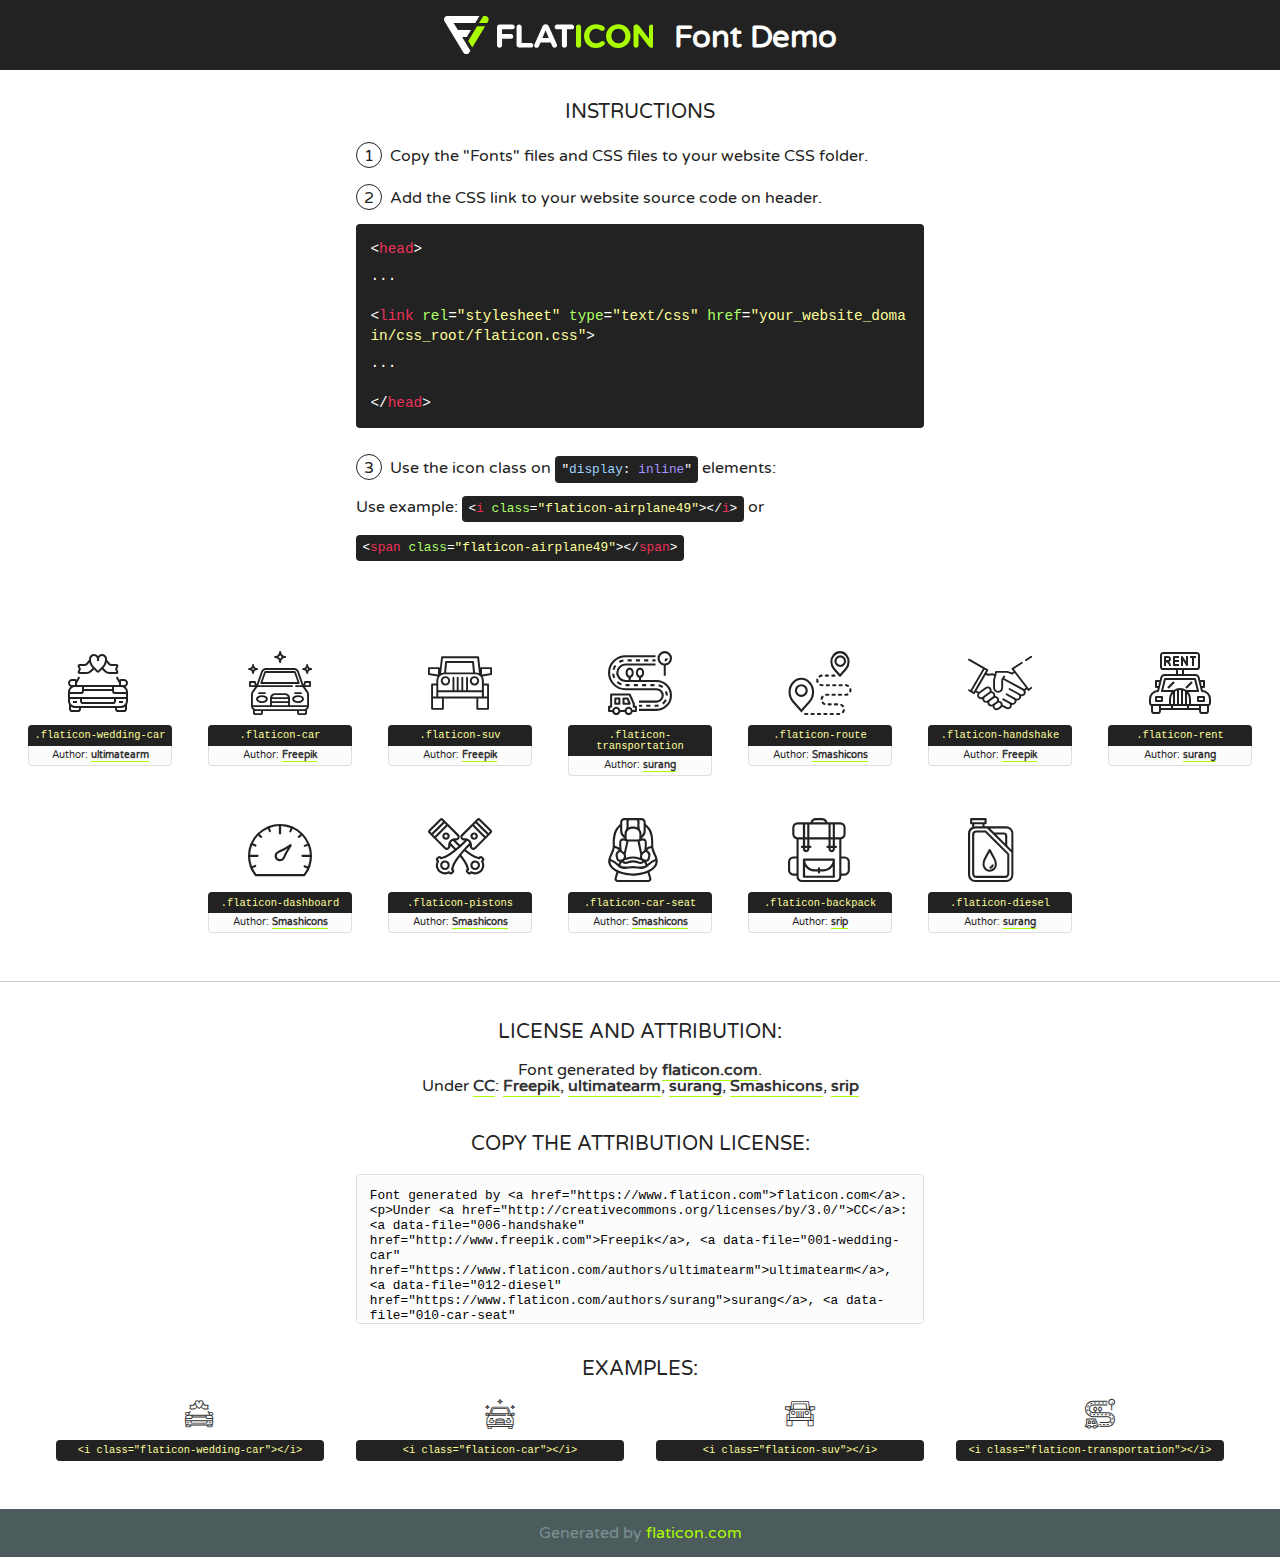
<file: drivefrontent/fonts/flaticon/font/flaticon.html>
<!DOCTYPE html>
<!--
  Flaticon icon font: Flaticon
  Creation date: 29/10/2019 06:11
-->
<html>
<!DOCTYPE html>
<html>

<head>
    <title>Flaticon WebFont</title>
    <link href="http://fonts.googleapis.com/css?family=Varela+Round" rel="stylesheet" type="text/css" />
    <link rel="stylesheet" type="text/css" href="flaticon.css">
    <meta charset="UTF-8">
    <style>
    html, body, div, span, applet, object, iframe,
    h1, h2, h3, h4, h5, h6, p, blockquote, pre,
    a, abbr, acronym, address, big, cite, code,
    del, dfn, em, img, ins, kbd, q, s, samp,
    small, strike, strong, sub, sup, tt, var,
    b, u, i, center,
    dl, dt, dd, ol, ul, li,
    fieldset, form, label, legend,
    table, caption, tbody, tfoot, thead, tr, th, td,
    article, aside, canvas, details, embed, 
    figure, figcaption, footer, header, hgroup, 
    menu, nav, output, ruby, section, summary,
    time, mark, audio, video {
        margin: 0;
        padding: 0;
        border: 0;
        font-size: 100%;
        font: inherit;
        vertical-align: baseline;
    }
    /* HTML5 display-role reset for older browsers */
    article, aside, details, figcaption, figure, 
    footer, header, hgroup, menu, nav, section {
        display: block;
    }
    body {
        line-height: 1;
    }
    ol, ul {
        list-style: none;
    }
    blockquote, q {
        quotes: none;
    }
    blockquote:before, blockquote:after,
    q:before, q:after {
        content: '';
        content: none;
    }
    table {
        border-collapse: collapse;
        border-spacing: 0;
    }
    body {
        font-family: 'Varela Round', Helvetica, Arial, sans-serif;
        font-size: 16px;
        color: #222;
    }
    a {
        color: #333;
        border-bottom: 1px solid #a9fd00;
        font-weight: bold;
        text-decoration: none;
    }
    * {
        -moz-box-sizing: border-box;
        -webkit-box-sizing: border-box;
        box-sizing: border-box;
        margin: 0;
        padding: 0;
    }
    [class^="flaticon-"]:before, [class*=" flaticon-"]:before, [class^="flaticon-"]:after, [class*=" flaticon-"]:after {
        font-family: Flaticon;
        font-size: 30px;
        font-style: normal;
        margin-left: 20px;
        color: #333;
    }
    .wrapper {
        max-width: 600px;
        margin: auto;
        padding: 0 1em;
    }
    .title {
        font-size: 1.25em;
        text-align: center;
        margin-bottom: 1em;
        text-transform: uppercase;
    }
    header {
        text-align: center;
        background-color: #222;
        color: #fff;
        padding: 1em;
    }
    header .logo {
        width: 210px;
        height: 38px;
        display: inline-block;
        vertical-align: middle;
        margin-right: 1em;
        border: none;
    }
    header strong {
        font-size: 1.95em;
        font-weight: bold;
        vertical-align: middle;
        margin-top: 5px;
        display: inline-block;
    }
    .demo {
        margin: 2em auto;
        line-height: 1.25em;
    }
    .demo ul li {
        margin-bottom: 1em;
    }
    .demo ul li .num {
        color: #222;
        border-radius: 20px;
        display: inline-block;
        width: 26px;
        padding: 3px;
        height: 26px;
        text-align: center;
        margin-right: 0.5em;
        border: 1px solid #222;
    }
    .demo ul li code {
        background-color: #222;
        border-radius: 4px;
        padding: 0.25em 0.5em;
        display: inline-block;
        color: #fff;
        font-family: Consolas,Monaco,Lucida Console,Liberation Mono,DejaVu Sans Mono,Bitstream Vera Sans Mono,Courier New, monospace;
        font-weight: lighter;
        margin-top: 1em;
        font-size: 0.8em;
        word-break: break-all;
    }
    .demo ul li code.big {
        padding: 1em;
        font-size: 0.9em;
    }
    .demo ul li code .red {
        color: #EF3159;
    }
    .demo ul li code .green {
        color: #ACFF65;
    }
    .demo ul li code .yellow {
        color: #FFFF99;
    }
    .demo ul li code .blue {
        color: #99D3FF;
    }
    .demo ul li code .purple {
        color: #A295FF;
    }
    .demo ul li code .dots {
        margin-top: 0.5em;
        display: block;
    }
    #glyphs {
        border-bottom: 1px solid #ccc;
        padding: 2em 0;
        text-align: center;
    }
    .glyph {
        display: inline-block;
        width: 9em;
        margin: 1em;
        text-align: center;
        vertical-align: top;
        background: #FFF;
    }
    .glyph .glyph-icon {
        padding: 10px;
        display: block;
        font-family:"Flaticon";
        font-size: 64px;
        line-height: 1;
    }
    .glyph .glyph-icon:before {
        font-size: 64px;
        color: #222;
        margin-left: 0;
    }
    .class-name {
        font-size: 0.65em;
        background-color: #222;
        color: #fff;
        border-radius: 4px 4px 0 0;
        padding: 0.5em;
        color: #FFFF99;
        font-family: Consolas,Monaco,Lucida Console,Liberation Mono,DejaVu Sans Mono,Bitstream Vera Sans Mono,Courier New, monospace;
    }
    .author-name {
        font-size: 0.6em;
        background-color: #fcfcfd;
        border: 1px solid #DEDEE4;
        border-top: 0;
        border-radius: 0 0 4px 4px;
        padding: 0.5em;
    }
    .class-name:last-child {
        font-size: 10px;
        color:#888;
    }
    .class-name:last-child a {
        font-size: 10px;
        color:#555;
    }
    .class-name:last-child a:hover {
        color:#a9fd00;
    }
    .glyph > input {
        display: block;
        width: 100px;
        margin: 5px auto;
        text-align: center;
        font-size: 12px;
        cursor: text;
    }
    .glyph > input.icon-input {
        font-family:"Flaticon";
        font-size: 16px;
        margin-bottom: 10px;
    }
    .attribution .title {
        margin-top: 2em;
    }
    .attribution textarea {
        background-color: #fcfcfd;
        padding: 1em;
        border: none;
        box-shadow: none;
        border: 1px solid #DEDEE4;
        border-radius: 4px;
        resize: none;
        width: 100%;
        height: 150px;
        font-size: 0.8em;
        font-family: Consolas,Monaco,Lucida Console,Liberation Mono,DejaVu Sans Mono,Bitstream Vera Sans Mono,Courier New, monospace;
        -webkit-appearance: none;
    }
    .iconsuse {
        margin: 2em auto;
        text-align: center;
        max-width: 1200px;
    }
    .iconsuse:after {
        content: '';
        display: table;
        clear: both;
    }
    .iconsuse .image {
        float: left;
        width: 25%;
        padding: 0 1em;
    }
    .iconsuse .image p {
        margin-bottom: 1em;
    }
    .iconsuse .image span {
        display: block;
        font-size: 0.65em;
        background-color: #222;
        color: #fff;
        border-radius: 4px;
        padding: 0.5em;
        color: #FFFF99;
        margin-top: 1em;
        font-family: Consolas,Monaco,Lucida Console,Liberation Mono,DejaVu Sans Mono,Bitstream Vera Sans Mono,Courier New, monospace;
    }
    #footer {
        text-align: center;
        background-color: #4C5B5C;
        color: #7c9192;
        padding: 1em;
    }
    #footer a {
        border: none;
        color: #a9fd00;
        font-weight: normal;
    }
    @media (max-width: 960px) {
        .iconsuse .image {
            width: 50%;
        }
    }
    @media (max-width: 560px) {
        .iconsuse .image {
            width: 100%;
        }
    }
    </style>
</head>

<body class="characters-off">

    <header>
        <a href="https://www.flaticon.com" target="_blank" class="logo">
            <svg version="1.1" xmlns="http://www.w3.org/2000/svg" xmlns:xlink="http://www.w3.org/1999/xlink" xmlns:a="http://ns.adobe.com/AdobeSVGViewerExtensions/3.0/" viewBox="0 0 560.875 102.036" enable-background="new 0 0 560.875 102.036" xml:space="preserve">
                <defs>
                </defs>
                <g>
                    <g class="letters">
                        <path fill="#ffffff" d="M141.596,29.675c0-3.777,2.985-6.767,6.764-6.767h34.438c3.426,0,6.15,2.728,6.15,6.15
                        c0,3.43-2.724,6.149-6.15,6.149h-27.674v13.091h23.719c3.429,0,6.151,2.724,6.151,6.15c0,3.43-2.723,6.149-6.151,6.149h-23.719
                        v17.574c0,3.773-2.986,6.761-6.764,6.761c-3.779,0-6.764-2.989-6.764-6.761V29.675z"></path>
                        <path fill="#ffffff" d="M193.844,29.149c0-3.781,2.985-6.767,6.764-6.767c3.776,0,6.763,2.985,6.763,6.767v42.957h25.039
                        c3.426,0,6.149,2.726,6.149,6.153c0,3.425-2.723,6.15-6.149,6.15h-31.802c-3.779,0-6.764-2.986-6.764-6.768V29.149z"></path>
                        <path fill="#ffffff" d="M241.891,75.71l21.438-48.407c1.492-3.341,4.215-5.357,7.906-5.357h0.792
                        c3.686,0,6.323,2.017,7.815,5.357l21.439,48.407c0.436,0.967,0.701,1.845,0.701,2.723c0,3.602-2.809,6.501-6.414,6.501
                        c-3.161,0-5.269-1.845-6.499-4.655l-4.132-9.661h-27.059l-4.301,10.102c-1.144,2.631-3.426,4.214-6.237,4.214
                        c-3.517,0-6.24-2.81-6.24-6.325C241.1,77.64,241.451,76.677,241.891,75.71z M279.932,58.666l-8.521-20.297l-8.526,20.297H279.932
                        z"></path>
                        <path fill="#ffffff" d="M314.864,35.387H301.86c-3.429,0-6.239-2.813-6.239-6.238c0-3.429,2.811-6.24,6.239-6.24h39.533
                        c3.426,0,6.237,2.811,6.237,6.24c0,3.425-2.811,6.238-6.237,6.238h-13.001v42.785c0,3.773-2.99,6.761-6.764,6.761
                        c-3.779,0-6.764-2.989-6.764-6.761V35.387z"></path>
                        <path fill="#A9FD00" d="M352.615,29.149c0-3.781,2.985-6.767,6.767-6.767c3.774,0,6.761,2.985,6.761,6.767v49.024
                        c0,3.773-2.987,6.761-6.761,6.761c-3.781,0-6.767-2.989-6.767-6.761V29.149z"></path>
                        <path fill="#A9FD00" d="M374.132,53.836v-0.179c0-17.481,13.178-31.801,32.065-31.801c9.22,0,15.459,2.458,20.557,6.238
                        c1.402,1.054,2.637,2.985,2.637,5.357c0,3.692-2.985,6.59-6.681,6.59c-1.845,0-3.071-0.702-4.044-1.319
                        c-3.776-2.813-7.729-4.393-12.562-4.393c-10.364,0-17.831,8.611-17.831,19.154v0.173c0,10.542,7.291,19.329,17.831,19.329
                        c5.715,0,9.492-1.756,13.359-4.834c1.049-0.874,2.458-1.491,4.039-1.491c3.429,0,6.325,2.813,6.325,6.236
                        c0,2.106-1.056,3.78-2.282,4.834c-5.539,4.834-12.036,7.733-21.878,7.733C387.572,85.464,374.132,71.493,374.132,53.836z"></path>
                        <path fill="#A9FD00" d="M433.009,53.836v-0.179c0-17.481,13.79-31.801,32.766-31.801c18.981,0,32.592,14.143,32.592,31.628v0.173
                        c0,17.483-13.785,31.807-32.769,31.807C446.625,85.464,433.009,71.32,433.009,53.836z M484.224,53.836v-0.179
                        c0-10.539-7.725-19.326-18.626-19.326c-10.893,0-18.449,8.611-18.449,19.154v0.173c0,10.542,7.73,19.329,18.626,19.329
                        C476.676,72.986,484.224,64.378,484.224,53.836z"></path>
                        <path fill="#A9FD00" d="M506.233,29.321c0-3.774,2.99-6.763,6.767-6.763h1.401c3.252,0,5.183,1.583,7.029,3.953l26.093,34.265
                        V29.059c0-3.692,2.99-6.677,6.681-6.677c3.683,0,6.671,2.985,6.671,6.677v48.934c0,3.78-2.987,6.765-6.764,6.765h-0.436
                        c-3.257,0-5.188-1.581-7.034-3.953l-27.056-35.492v32.944c0,3.687-2.985,6.676-6.678,6.676c-3.683,0-6.673-2.989-6.673-6.676
                        V29.321z"></path>
                    </g>
                    <g class="insignia">
                        <path fill="#ffffff" d="M48.372,56.137h12.517l11.156-18.537H37.186L25.688,18.539h57.825L94.668,0H9.271
                        C5.925,0,2.842,1.801,1.198,4.716c-1.644,2.907-1.593,6.482,0.134,9.343l50.38,83.501c1.678,2.781,4.689,4.476,7.938,4.476
                        c3.246,0,6.257-1.695,7.935-4.476l2.898-4.804L48.372,56.137z"></path>
                        <g class="i">
                            <path fill="#A9FD00" d="M93.575,18.539h0.031v0.004l21.652,0.004l2.705-4.488c1.727-2.861,1.778-6.436,0.133-9.343
                            C116.454,1.801,113.371,0,110.026,0h-5.294L93.575,18.539z"></path>
                            <polygon fill="#A9FD00" points="88.291,27.356 64.725,66.486 75.519,84.404 109.942,27.356"></polygon>
                        </g>
                    </g>
                </g>
            </svg>
        </a>
        <strong>Font Demo</strong>
    </header>


    <section class="demo wrapper">

        <p class="title">Instructions</p>

        <ul>
            <li>
                <span class="num">1</span>Copy the "Fonts" files and CSS files to your website CSS folder.
            </li>
            <li>
                <span class="num">2</span>Add the CSS link to your website source code on header.
                <code class="big">
                    &lt;<span class="red">head</span>&gt;
                    <br/><span class="dots">...</span>
                    <br/>&lt;<span class="red">link</span> <span class="green">rel</span>=<span class="yellow">"stylesheet"</span> <span class="green">type</span>=<span class="yellow">"text/css"</span> <span class="green">href</span>=<span class="yellow">"your_website_domain/css_root/flaticon.css"</span>&gt;
                    <br/><span class="dots">...</span>
                    <br/>&lt;/<span class="red">head</span>&gt;
                </code>
            </li>

            <li>
                <p>
                    <span class="num">3</span>Use the icon class on <code>"<span class="blue">display</span>:<span class="purple"> inline</span>"</code> elements:
                    <br />
                    Use example: <code>&lt;<span class="red">i</span> <span class="green">class</span>=<span class="yellow">&quot;flaticon-airplane49&quot;</span>&gt;&lt;/<span class="red">i</span>&gt;</code> or <code>&lt;<span class="red">span</span> <span class="green">class</span>=<span class="yellow">&quot;flaticon-airplane49&quot;</span>&gt;&lt;/<span class="red">span</span>&gt;</code>
            </li>
        </ul>

    </section>




   <section id="glyphs">          
    
      
        <div class="glyph"><div class="glyph-icon flaticon-wedding-car"></div>
            <div class="class-name">.flaticon-wedding-car</div>
            <div class="author-name">Author: <a data-file="001-wedding-car" href="https://www.flaticon.com/authors/ultimatearm">ultimatearm</a> </div> 
        </div>        
        
        <div class="glyph"><div class="glyph-icon flaticon-car"></div>
            <div class="class-name">.flaticon-car</div>
            <div class="author-name">Author: <a data-file="002-car" href="http://www.freepik.com">Freepik</a> </div> 
        </div>        
        
        <div class="glyph"><div class="glyph-icon flaticon-suv"></div>
            <div class="class-name">.flaticon-suv</div>
            <div class="author-name">Author: <a data-file="003-suv" href="http://www.freepik.com">Freepik</a> </div> 
        </div>        
        
        <div class="glyph"><div class="glyph-icon flaticon-transportation"></div>
            <div class="class-name">.flaticon-transportation</div>
            <div class="author-name">Author: <a data-file="004-transportation" href="https://www.flaticon.com/authors/surang">surang</a> </div> 
        </div>        
        
        <div class="glyph"><div class="glyph-icon flaticon-route"></div>
            <div class="class-name">.flaticon-route</div>
            <div class="author-name">Author: <a data-file="005-route" href="https://www.flaticon.com/authors/smashicons">Smashicons</a> </div> 
        </div>        
        
        <div class="glyph"><div class="glyph-icon flaticon-handshake"></div>
            <div class="class-name">.flaticon-handshake</div>
            <div class="author-name">Author: <a data-file="006-handshake" href="http://www.freepik.com">Freepik</a> </div> 
        </div>        
        
        <div class="glyph"><div class="glyph-icon flaticon-rent"></div>
            <div class="class-name">.flaticon-rent</div>
            <div class="author-name">Author: <a data-file="007-rent" href="https://www.flaticon.com/authors/surang">surang</a> </div> 
        </div>        
        
        <div class="glyph"><div class="glyph-icon flaticon-dashboard"></div>
            <div class="class-name">.flaticon-dashboard</div>
            <div class="author-name">Author: <a data-file="008-dashboard" href="https://www.flaticon.com/authors/smashicons">Smashicons</a> </div> 
        </div>        
        
        <div class="glyph"><div class="glyph-icon flaticon-pistons"></div>
            <div class="class-name">.flaticon-pistons</div>
            <div class="author-name">Author: <a data-file="009-pistons" href="https://www.flaticon.com/authors/smashicons">Smashicons</a> </div> 
        </div>        
        
        <div class="glyph"><div class="glyph-icon flaticon-car-seat"></div>
            <div class="class-name">.flaticon-car-seat</div>
            <div class="author-name">Author: <a data-file="010-car-seat" href="https://www.flaticon.com/authors/smashicons">Smashicons</a> </div> 
        </div>        
        
        <div class="glyph"><div class="glyph-icon flaticon-backpack"></div>
            <div class="class-name">.flaticon-backpack</div>
            <div class="author-name">Author: <a data-file="011-backpack" href="https://www.flaticon.com/authors/srip">srip</a> </div> 
        </div>        
        
        <div class="glyph"><div class="glyph-icon flaticon-diesel"></div>
            <div class="class-name">.flaticon-diesel</div>
            <div class="author-name">Author: <a data-file="012-diesel" href="https://www.flaticon.com/authors/surang">surang</a> </div> 
        </div>        
        

    </section>



    <section class="attribution wrapper"   style="text-align:center;">

      <div class="title">License and attribution:</div><div class="attrDiv">Font generated by <a href="https://www.flaticon.com">flaticon.com</a>. <div><p>Under <a href="http://creativecommons.org/licenses/by/3.0/">CC</a>: <a data-file="006-handshake" href="http://www.freepik.com">Freepik</a>, <a data-file="001-wedding-car" href="https://www.flaticon.com/authors/ultimatearm">ultimatearm</a>, <a data-file="012-diesel" href="https://www.flaticon.com/authors/surang">surang</a>, <a data-file="010-car-seat" href="https://www.flaticon.com/authors/smashicons">Smashicons</a>, <a data-file="011-backpack" href="https://www.flaticon.com/authors/srip">srip</a></p>  </div>
      </div>
      <div class="title">Copy the Attribution License:</div>

    <textarea onclick="this.focus();this.select();">Font generated by &lt;a href=&quot;https://www.flaticon.com&quot;&gt;flaticon.com&lt;/a&gt;. <p>Under <a href="http://creativecommons.org/licenses/by/3.0/">CC</a>: <a data-file="006-handshake" href="http://www.freepik.com">Freepik</a>, <a data-file="001-wedding-car" href="https://www.flaticon.com/authors/ultimatearm">ultimatearm</a>, <a data-file="012-diesel" href="https://www.flaticon.com/authors/surang">surang</a>, <a data-file="010-car-seat" href="https://www.flaticon.com/authors/smashicons">Smashicons</a>, <a data-file="011-backpack" href="https://www.flaticon.com/authors/srip">srip</a></p>  
     </textarea>

    </section>

    <section class="iconsuse">

          <div class="title">Examples:</div>            
             
            <div class="image">
                <p>
                    <i class="glyph-icon flaticon-wedding-car"></i> 
                    <span>&lt;i class=&quot;flaticon-wedding-car&quot;&gt;&lt;/i&gt;</span>
                </p>
            </div>
            
            <div class="image">
                <p>
                    <i class="glyph-icon flaticon-car"></i> 
                    <span>&lt;i class=&quot;flaticon-car&quot;&gt;&lt;/i&gt;</span>
                </p>
            </div>
            
            <div class="image">
                <p>
                    <i class="glyph-icon flaticon-suv"></i> 
                    <span>&lt;i class=&quot;flaticon-suv&quot;&gt;&lt;/i&gt;</span>
                </p>
            </div>
            
            <div class="image">
                <p>
                    <i class="glyph-icon flaticon-transportation"></i> 
                    <span>&lt;i class=&quot;flaticon-transportation&quot;&gt;&lt;/i&gt;</span>
                </p>
            </div>
                       
        </div>
                            
    </section>

<div id="footer">
    <div>Generated by <a href="https://www.flaticon.com">flaticon.com</a>
    </div>
</div>



</body>
</html>
</file>
<file: drivefrontent/css/flaticon.css>
/*
  	Flaticon icon font: Flaticon
  	Creation date: 04/01/2019 13:45
  	*/


@font-face {
  font-family: "Flaticon";
  src: url("../fonts/flaticon/font/Flaticon.eot");
  src: url("../fonts/flaticon/font/Flaticon.eot?#iefix") format("embedded-opentype"),
       url("../fonts/flaticon/font/Flaticon.woff") format("woff"),
       url("../fonts/flaticon/font/Flaticon.ttf") format("truetype"),
       url("../fonts/flaticon/font/Flaticon.svg#Flaticon") format("svg");
  font-weight: normal;
  font-style: normal;
}

@media screen and (-webkit-min-device-pixel-ratio:0) {
  @font-face {
    font-family: "Flaticon";
    src: url("../fonts/flaticon/font/Flaticon.svg#Flaticon") format("svg");
  }
}

[class^="flaticon-"]:before, [class*=" flaticon-"]:before,
[class^="flaticon-"]:after, [class*=" flaticon-"]:after {   
  font-family: Flaticon;
  font-style: normal;
  font-weight: normal;
  font-variant: normal;
  text-transform: none;
  line-height: 1;

  /* Better Font Rendering =========== */
  -webkit-font-smoothing: antialiased;
  -moz-osx-font-smoothing: grayscale;
}

.flaticon-wedding-car:before { content: "\f100"; }
.flaticon-car:before { content: "\f101"; }
.flaticon-suv:before { content: "\f102"; }
.flaticon-transportation:before { content: "\f103"; }
.flaticon-route:before { content: "\f104"; }
.flaticon-handshake:before { content: "\f105"; }
.flaticon-rent:before { content: "\f106"; }
.flaticon-dashboard:before { content: "\f107"; }
.flaticon-pistons:before { content: "\f108"; }
.flaticon-car-seat:before { content: "\f109"; }
.flaticon-backpack:before { content: "\f10a"; }
.flaticon-diesel:before { content: "\f10b"; }s
</file>
<file: drivefrontent/css/icomoon.css>
@font-face {
  font-family: 'icomoon';
  src:  url('../fonts/icomoon/icomoon.eot?6tt51o');
  src:  url('../fonts/icomoon/icomoon.eot?6tt51o#iefix') format('embedded-opentype'),
    url('../fonts/icomoon/icomoon.ttf?6tt51o') format('truetype'),
    url('../fonts/icomoon/icomoon.woff?6tt51o') format('woff'),
    url('../fonts/icomoon/icomoon.svg?6tt51o#icomoon') format('svg');
  font-weight: normal;
  font-style: normal;
}

[class^="icon-"], [class*=" icon-"] {
  /* use !important to prevent issues with browser extensions that change fonts */
  font-family: 'icomoon' !important;
  speak: none;
  font-style: normal;
  font-weight: normal;
  font-variant: normal;
  text-transform: none;
  line-height: 1;

  /* Better Font Rendering =========== */
  -webkit-font-smoothing: antialiased;
  -moz-osx-font-smoothing: grayscale;
}

.icon-asterisk:before {
  content: "\f069";
}
.icon-plus:before {
  content: "\f067";
}
.icon-question:before {
  content: "\f128";
}
.icon-minus:before {
  content: "\f068";
}
.icon-glass:before {
  content: "\f000";
}
.icon-music:before {
  content: "\f001";
}
.icon-search:before {
  content: "\f002";
}
.icon-envelope-o:before {
  content: "\f003";
}
.icon-heart:before {
  content: "\f004";
}
.icon-star:before {
  content: "\f005";
}
.icon-star-o:before {
  content: "\f006";
}
.icon-user:before {
  content: "\f007";
}
.icon-film:before {
  content: "\f008";
}
.icon-th-large:before {
  content: "\f009";
}
.icon-th:before {
  content: "\f00a";
}
.icon-th-list:before {
  content: "\f00b";
}
.icon-check:before {
  content: "\f00c";
}
.icon-close:before {
  content: "\f00d";
}
.icon-remove:before {
  content: "\f00d";
}
.icon-times:before {
  content: "\f00d";
}
.icon-search-plus:before {
  content: "\f00e";
}
.icon-search-minus:before {
  content: "\f010";
}
.icon-power-off:before {
  content: "\f011";
}
.icon-signal:before {
  content: "\f012";
}
.icon-cog:before {
  content: "\f013";
}
.icon-gear:before {
  content: "\f013";
}
.icon-trash-o:before {
  content: "\f014";
}
.icon-home:before {
  content: "\f015";
}
.icon-file-o:before {
  content: "\f016";
}
.icon-clock-o:before {
  content: "\f017";
}
.icon-road:before {
  content: "\f018";
}
.icon-download:before {
  content: "\f019";
}
.icon-arrow-circle-o-down:before {
  content: "\f01a";
}
.icon-arrow-circle-o-up:before {
  content: "\f01b";
}
.icon-inbox:before {
  content: "\f01c";
}
.icon-play-circle-o:before {
  content: "\f01d";
}
.icon-repeat:before {
  content: "\f01e";
}
.icon-rotate-right:before {
  content: "\f01e";
}
.icon-refresh:before {
  content: "\f021";
}
.icon-list-alt:before {
  content: "\f022";
}
.icon-lock:before {
  content: "\f023";
}
.icon-flag:before {
  content: "\f024";
}
.icon-headphones:before {
  content: "\f025";
}
.icon-volume-off:before {
  content: "\f026";
}
.icon-volume-down:before {
  content: "\f027";
}
.icon-volume-up:before {
  content: "\f028";
}
.icon-qrcode:before {
  content: "\f029";
}
.icon-barcode:before {
  content: "\f02a";
}
.icon-tag:before {
  content: "\f02b";
}
.icon-tags:before {
  content: "\f02c";
}
.icon-book:before {
  content: "\f02d";
}
.icon-bookmark:before {
  content: "\f02e";
}
.icon-print:before {
  content: "\f02f";
}
.icon-camera:before {
  content: "\f030";
}
.icon-font:before {
  content: "\f031";
}
.icon-bold:before {
  content: "\f032";
}
.icon-italic:before {
  content: "\f033";
}
.icon-text-height:before {
  content: "\f034";
}
.icon-text-width:before {
  content: "\f035";
}
.icon-align-left:before {
  content: "\f036";
}
.icon-align-center:before {
  content: "\f037";
}
.icon-align-right:before {
  content: "\f038";
}
.icon-align-justify:before {
  content: "\f039";
}
.icon-list:before {
  content: "\f03a";
}
.icon-dedent:before {
  content: "\f03b";
}
.icon-outdent:before {
  content: "\f03b";
}
.icon-indent:before {
  content: "\f03c";
}
.icon-video-camera:before {
  content: "\f03d";
}
.icon-image:before {
  content: "\f03e";
}
.icon-photo:before {
  content: "\f03e";
}
.icon-picture-o:before {
  content: "\f03e";
}
.icon-pencil:before {
  content: "\f040";
}
.icon-map-marker:before {
  content: "\f041";
}
.icon-adjust:before {
  content: "\f042";
}
.icon-tint:before {
  content: "\f043";
}
.icon-edit:before {
  content: "\f044";
}
.icon-pencil-square-o:before {
  content: "\f044";
}
.icon-share-square-o:before {
  content: "\f045";
}
.icon-check-square-o:before {
  content: "\f046";
}
.icon-arrows:before {
  content: "\f047";
}
.icon-step-backward:before {
  content: "\f048";
}
.icon-fast-backward:before {
  content: "\f049";
}
.icon-backward:before {
  content: "\f04a";
}
.icon-play:before {
  content: "\f04b";
}
.icon-pause:before {
  content: "\f04c";
}
.icon-stop:before {
  content: "\f04d";
}
.icon-forward:before {
  content: "\f04e";
}
.icon-fast-forward:before {
  content: "\f050";
}
.icon-step-forward:before {
  content: "\f051";
}
.icon-eject:before {
  content: "\f052";
}
.icon-chevron-left:before {
  content: "\f053";
}
.icon-chevron-right:before {
  content: "\f054";
}
.icon-plus-circle:before {
  content: "\f055";
}
.icon-minus-circle:before {
  content: "\f056";
}
.icon-times-circle:before {
  content: "\f057";
}
.icon-check-circle:before {
  content: "\f058";
}
.icon-question-circle:before {
  content: "\f059";
}
.icon-info-circle:before {
  content: "\f05a";
}
.icon-crosshairs:before {
  content: "\f05b";
}
.icon-times-circle-o:before {
  content: "\f05c";
}
.icon-check-circle-o:before {
  content: "\f05d";
}
.icon-ban:before {
  content: "\f05e";
}
.icon-arrow-left:before {
  content: "\f060";
}
.icon-arrow-right:before {
  content: "\f061";
}
.icon-arrow-up:before {
  content: "\f062";
}
.icon-arrow-down:before {
  content: "\f063";
}
.icon-mail-forward:before {
  content: "\f064";
}
.icon-share:before {
  content: "\f064";
}
.icon-expand:before {
  content: "\f065";
}
.icon-compress:before {
  content: "\f066";
}
.icon-exclamation-circle:before {
  content: "\f06a";
}
.icon-gift:before {
  content: "\f06b";
}
.icon-leaf:before {
  content: "\f06c";
}
.icon-fire:before {
  content: "\f06d";
}
.icon-eye:before {
  content: "\f06e";
}
.icon-eye-slash:before {
  content: "\f070";
}
.icon-exclamation-triangle:before {
  content: "\f071";
}
.icon-warning:before {
  content: "\f071";
}
.icon-plane:before {
  content: "\f072";
}
.icon-calendar:before {
  content: "\f073";
}
.icon-random:before {
  content: "\f074";
}
.icon-comment:before {
  content: "\f075";
}
.icon-magnet:before {
  content: "\f076";
}
.icon-chevron-up:before {
  content: "\f077";
}
.icon-chevron-down:before {
  content: "\f078";
}
.icon-retweet:before {
  content: "\f079";
}
.icon-shopping-cart:before {
  content: "\f07a";
}
.icon-folder:before {
  content: "\f07b";
}
.icon-folder-open:before {
  content: "\f07c";
}
.icon-arrows-v:before {
  content: "\f07d";
}
.icon-arrows-h:before {
  content: "\f07e";
}
.icon-bar-chart:before {
  content: "\f080";
}
.icon-bar-chart-o:before {
  content: "\f080";
}
.icon-twitter-square:before {
  content: "\f081";
}
.icon-facebook-square:before {
  content: "\f082";
}
.icon-camera-retro:before {
  content: "\f083";
}
.icon-key:before {
  content: "\f084";
}
.icon-cogs:before {
  content: "\f085";
}
.icon-gears:before {
  content: "\f085";
}
.icon-comments:before {
  content: "\f086";
}
.icon-thumbs-o-up:before {
  content: "\f087";
}
.icon-thumbs-o-down:before {
  content: "\f088";
}
.icon-star-half:before {
  content: "\f089";
}
.icon-heart-o:before {
  content: "\f08a";
}
.icon-sign-out:before {
  content: "\f08b";
}
.icon-linkedin-square:before {
  content: "\f08c";
}
.icon-thumb-tack:before {
  content: "\f08d";
}
.icon-external-link:before {
  content: "\f08e";
}
.icon-sign-in:before {
  content: "\f090";
}
.icon-trophy:before {
  content: "\f091";
}
.icon-github-square:before {
  content: "\f092";
}
.icon-upload:before {
  content: "\f093";
}
.icon-lemon-o:before {
  content: "\f094";
}
.icon-phone:before {
  content: "\f095";
}
.icon-square-o:before {
  content: "\f096";
}
.icon-bookmark-o:before {
  content: "\f097";
}
.icon-phone-square:before {
  content: "\f098";
}
.icon-twitter:before {
  content: "\f099";
}
.icon-facebook:before {
  content: "\f09a";
}
.icon-facebook-f:before {
  content: "\f09a";
}
.icon-github:before {
  content: "\f09b";
}
.icon-unlock:before {
  content: "\f09c";
}
.icon-credit-card:before {
  content: "\f09d";
}
.icon-feed:before {
  content: "\f09e";
}
.icon-rss:before {
  content: "\f09e";
}
.icon-hdd-o:before {
  content: "\f0a0";
}
.icon-bullhorn:before {
  content: "\f0a1";
}
.icon-bell-o:before {
  content: "\f0a2";
}
.icon-certificate:before {
  content: "\f0a3";
}
.icon-hand-o-right:before {
  content: "\f0a4";
}
.icon-hand-o-left:before {
  content: "\f0a5";
}
.icon-hand-o-up:before {
  content: "\f0a6";
}
.icon-hand-o-down:before {
  content: "\f0a7";
}
.icon-arrow-circle-left:before {
  content: "\f0a8";
}
.icon-arrow-circle-right:before {
  content: "\f0a9";
}
.icon-arrow-circle-up:before {
  content: "\f0aa";
}
.icon-arrow-circle-down:before {
  content: "\f0ab";
}
.icon-globe:before {
  content: "\f0ac";
}
.icon-wrench:before {
  content: "\f0ad";
}
.icon-tasks:before {
  content: "\f0ae";
}
.icon-filter:before {
  content: "\f0b0";
}
.icon-briefcase:before {
  content: "\f0b1";
}
.icon-arrows-alt:before {
  content: "\f0b2";
}
.icon-group:before {
  content: "\f0c0";
}
.icon-users:before {
  content: "\f0c0";
}
.icon-chain:before {
  content: "\f0c1";
}
.icon-link:before {
  content: "\f0c1";
}
.icon-cloud:before {
  content: "\f0c2";
}
.icon-flask:before {
  content: "\f0c3";
}
.icon-cut:before {
  content: "\f0c4";
}
.icon-scissors:before {
  content: "\f0c4";
}
.icon-copy:before {
  content: "\f0c5";
}
.icon-files-o:before {
  content: "\f0c5";
}
.icon-paperclip:before {
  content: "\f0c6";
}
.icon-floppy-o:before {
  content: "\f0c7";
}
.icon-save:before {
  content: "\f0c7";
}
.icon-square:before {
  content: "\f0c8";
}
.icon-bars:before {
  content: "\f0c9";
}
.icon-navicon:before {
  content: "\f0c9";
}
.icon-reorder:before {
  content: "\f0c9";
}
.icon-list-ul:before {
  content: "\f0ca";
}
.icon-list-ol:before {
  content: "\f0cb";
}
.icon-strikethrough:before {
  content: "\f0cc";
}
.icon-underline:before {
  content: "\f0cd";
}
.icon-table:before {
  content: "\f0ce";
}
.icon-magic:before {
  content: "\f0d0";
}
.icon-truck:before {
  content: "\f0d1";
}
.icon-pinterest:before {
  content: "\f0d2";
}
.icon-pinterest-square:before {
  content: "\f0d3";
}
.icon-google-plus-square:before {
  content: "\f0d4";
}
.icon-google-plus:before {
  content: "\f0d5";
}
.icon-money:before {
  content: "\f0d6";
}
.icon-caret-down:before {
  content: "\f0d7";
}
.icon-caret-up:before {
  content: "\f0d8";
}
.icon-caret-left:before {
  content: "\f0d9";
}
.icon-caret-right:before {
  content: "\f0da";
}
.icon-columns:before {
  content: "\f0db";
}
.icon-sort:before {
  content: "\f0dc";
}
.icon-unsorted:before {
  content: "\f0dc";
}
.icon-sort-desc:before {
  content: "\f0dd";
}
.icon-sort-down:before {
  content: "\f0dd";
}
.icon-sort-asc:before {
  content: "\f0de";
}
.icon-sort-up:before {
  content: "\f0de";
}
.icon-envelope:before {
  content: "\f0e0";
}
.icon-linkedin:before {
  content: "\f0e1";
}
.icon-rotate-left:before {
  content: "\f0e2";
}
.icon-undo:before {
  content: "\f0e2";
}
.icon-gavel:before {
  content: "\f0e3";
}
.icon-legal:before {
  content: "\f0e3";
}
.icon-dashboard:before {
  content: "\f0e4";
}
.icon-tachometer:before {
  content: "\f0e4";
}
.icon-comment-o:before {
  content: "\f0e5";
}
.icon-comments-o:before {
  content: "\f0e6";
}
.icon-bolt:before {
  content: "\f0e7";
}
.icon-flash:before {
  content: "\f0e7";
}
.icon-sitemap:before {
  content: "\f0e8";
}
.icon-umbrella:before {
  content: "\f0e9";
}
.icon-clipboard:before {
  content: "\f0ea";
}
.icon-paste:before {
  content: "\f0ea";
}
.icon-lightbulb-o:before {
  content: "\f0eb";
}
.icon-exchange:before {
  content: "\f0ec";
}
.icon-cloud-download:before {
  content: "\f0ed";
}
.icon-cloud-upload:before {
  content: "\f0ee";
}
.icon-user-md:before {
  content: "\f0f0";
}
.icon-stethoscope:before {
  content: "\f0f1";
}
.icon-suitcase:before {
  content: "\f0f2";
}
.icon-bell:before {
  content: "\f0f3";
}
.icon-coffee:before {
  content: "\f0f4";
}
.icon-cutlery:before {
  content: "\f0f5";
}
.icon-file-text-o:before {
  content: "\f0f6";
}
.icon-building-o:before {
  content: "\f0f7";
}
.icon-hospital-o:before {
  content: "\f0f8";
}
.icon-ambulance:before {
  content: "\f0f9";
}
.icon-medkit:before {
  content: "\f0fa";
}
.icon-fighter-jet:before {
  content: "\f0fb";
}
.icon-beer:before {
  content: "\f0fc";
}
.icon-h-square:before {
  content: "\f0fd";
}
.icon-plus-square:before {
  content: "\f0fe";
}
.icon-angle-double-left:before {
  content: "\f100";
}
.icon-angle-double-right:before {
  content: "\f101";
}
.icon-angle-double-up:before {
  content: "\f102";
}
.icon-angle-double-down:before {
  content: "\f103";
}
.icon-angle-left:before {
  content: "\f104";
}
.icon-angle-right:before {
  content: "\f105";
}
.icon-angle-up:before {
  content: "\f106";
}
.icon-angle-down:before {
  content: "\f107";
}
.icon-desktop:before {
  content: "\f108";
}
.icon-laptop:before {
  content: "\f109";
}
.icon-tablet:before {
  content: "\f10a";
}
.icon-mobile:before {
  content: "\f10b";
}
.icon-mobile-phone:before {
  content: "\f10b";
}
.icon-circle-o:before {
  content: "\f10c";
}
.icon-quote-left:before {
  content: "\f10d";
}
.icon-quote-right:before {
  content: "\f10e";
}
.icon-spinner:before {
  content: "\f110";
}
.icon-circle:before {
  content: "\f111";
}
.icon-mail-reply:before {
  content: "\f112";
}
.icon-reply:before {
  content: "\f112";
}
.icon-github-alt:before {
  content: "\f113";
}
.icon-folder-o:before {
  content: "\f114";
}
.icon-folder-open-o:before {
  content: "\f115";
}
.icon-smile-o:before {
  content: "\f118";
}
.icon-frown-o:before {
  content: "\f119";
}
.icon-meh-o:before {
  content: "\f11a";
}
.icon-gamepad:before {
  content: "\f11b";
}
.icon-keyboard-o:before {
  content: "\f11c";
}
.icon-flag-o:before {
  content: "\f11d";
}
.icon-flag-checkered:before {
  content: "\f11e";
}
.icon-terminal:before {
  content: "\f120";
}
.icon-code:before {
  content: "\f121";
}
.icon-mail-reply-all:before {
  content: "\f122";
}
.icon-reply-all:before {
  content: "\f122";
}
.icon-star-half-empty:before {
  content: "\f123";
}
.icon-star-half-full:before {
  content: "\f123";
}
.icon-star-half-o:before {
  content: "\f123";
}
.icon-location-arrow:before {
  content: "\f124";
}
.icon-crop:before {
  content: "\f125";
}
.icon-code-fork:before {
  content: "\f126";
}
.icon-chain-broken:before {
  content: "\f127";
}
.icon-unlink:before {
  content: "\f127";
}
.icon-info:before {
  content: "\f129";
}
.icon-exclamation:before {
  content: "\f12a";
}
.icon-superscript:before {
  content: "\f12b";
}
.icon-subscript:before {
  content: "\f12c";
}
.icon-eraser:before {
  content: "\f12d";
}
.icon-puzzle-piece:before {
  content: "\f12e";
}
.icon-microphone:before {
  content: "\f130";
}
.icon-microphone-slash:before {
  content: "\f131";
}
.icon-shield:before {
  content: "\f132";
}
.icon-calendar-o:before {
  content: "\f133";
}
.icon-fire-extinguisher:before {
  content: "\f134";
}
.icon-rocket:before {
  content: "\f135";
}
.icon-maxcdn:before {
  content: "\f136";
}
.icon-chevron-circle-left:before {
  content: "\f137";
}
.icon-chevron-circle-right:before {
  content: "\f138";
}
.icon-chevron-circle-up:before {
  content: "\f139";
}
.icon-chevron-circle-down:before {
  content: "\f13a";
}
.icon-html5:before {
  content: "\f13b";
}
.icon-css3:before {
  content: "\f13c";
}
.icon-anchor:before {
  content: "\f13d";
}
.icon-unlock-alt:before {
  content: "\f13e";
}
.icon-bullseye:before {
  content: "\f140";
}
.icon-ellipsis-h:before {
  content: "\f141";
}
.icon-ellipsis-v:before {
  content: "\f142";
}
.icon-rss-square:before {
  content: "\f143";
}
.icon-play-circle:before {
  content: "\f144";
}
.icon-ticket:before {
  content: "\f145";
}
.icon-minus-square:before {
  content: "\f146";
}
.icon-minus-square-o:before {
  content: "\f147";
}
.icon-level-up:before {
  content: "\f148";
}
.icon-level-down:before {
  content: "\f149";
}
.icon-check-square:before {
  content: "\f14a";
}
.icon-pencil-square:before {
  content: "\f14b";
}
.icon-external-link-square:before {
  content: "\f14c";
}
.icon-share-square:before {
  content: "\f14d";
}
.icon-compass:before {
  content: "\f14e";
}
.icon-caret-square-o-down:before {
  content: "\f150";
}
.icon-toggle-down:before {
  content: "\f150";
}
.icon-caret-square-o-up:before {
  content: "\f151";
}
.icon-toggle-up:before {
  content: "\f151";
}
.icon-caret-square-o-right:before {
  content: "\f152";
}
.icon-toggle-right:before {
  content: "\f152";
}
.icon-eur:before {
  content: "\f153";
}
.icon-euro:before {
  content: "\f153";
}
.icon-gbp:before {
  content: "\f154";
}
.icon-dollar:before {
  content: "\f155";
}
.icon-usd:before {
  content: "\f155";
}
.icon-inr:before {
  content: "\f156";
}
.icon-rupee:before {
  content: "\f156";
}
.icon-cny:before {
  content: "\f157";
}
.icon-jpy:before {
  content: "\f157";
}
.icon-rmb:before {
  content: "\f157";
}
.icon-yen:before {
  content: "\f157";
}
.icon-rouble:before {
  content: "\f158";
}
.icon-rub:before {
  content: "\f158";
}
.icon-ruble:before {
  content: "\f158";
}
.icon-krw:before {
  content: "\f159";
}
.icon-won:before {
  content: "\f159";
}
.icon-bitcoin:before {
  content: "\f15a";
}
.icon-btc:before {
  content: "\f15a";
}
.icon-file:before {
  content: "\f15b";
}
.icon-file-text:before {
  content: "\f15c";
}
.icon-sort-alpha-asc:before {
  content: "\f15d";
}
.icon-sort-alpha-desc:before {
  content: "\f15e";
}
.icon-sort-amount-asc:before {
  content: "\f160";
}
.icon-sort-amount-desc:before {
  content: "\f161";
}
.icon-sort-numeric-asc:before {
  content: "\f162";
}
.icon-sort-numeric-desc:before {
  content: "\f163";
}
.icon-thumbs-up:before {
  content: "\f164";
}
.icon-thumbs-down:before {
  content: "\f165";
}
.icon-youtube-square:before {
  content: "\f166";
}
.icon-youtube:before {
  content: "\f167";
}
.icon-xing:before {
  content: "\f168";
}
.icon-xing-square:before {
  content: "\f169";
}
.icon-youtube-play:before {
  content: "\f16a";
}
.icon-dropbox:before {
  content: "\f16b";
}
.icon-stack-overflow:before {
  content: "\f16c";
}
.icon-instagram:before {
  content: "\f16d";
}
.icon-flickr:before {
  content: "\f16e";
}
.icon-adn:before {
  content: "\f170";
}
.icon-bitbucket:before {
  content: "\f171";
}
.icon-bitbucket-square:before {
  content: "\f172";
}
.icon-tumblr:before {
  content: "\f173";
}
.icon-tumblr-square:before {
  content: "\f174";
}
.icon-long-arrow-down:before {
  content: "\f175";
}
.icon-long-arrow-up:before {
  content: "\f176";
}
.icon-long-arrow-left:before {
  content: "\f177";
}
.icon-long-arrow-right:before {
  content: "\f178";
}
.icon-apple:before {
  content: "\f179";
}
.icon-windows:before {
  content: "\f17a";
}
.icon-android:before {
  content: "\f17b";
}
.icon-linux:before {
  content: "\f17c";
}
.icon-dribbble:before {
  content: "\f17d";
}
.icon-skype:before {
  content: "\f17e";
}
.icon-foursquare:before {
  content: "\f180";
}
.icon-trello:before {
  content: "\f181";
}
.icon-female:before {
  content: "\f182";
}
.icon-male:before {
  content: "\f183";
}
.icon-gittip:before {
  content: "\f184";
}
.icon-gratipay:before {
  content: "\f184";
}
.icon-sun-o:before {
  content: "\f185";
}
.icon-moon-o:before {
  content: "\f186";
}
.icon-archive:before {
  content: "\f187";
}
.icon-bug:before {
  content: "\f188";
}
.icon-vk:before {
  content: "\f189";
}
.icon-weibo:before {
  content: "\f18a";
}
.icon-renren:before {
  content: "\f18b";
}
.icon-pagelines:before {
  content: "\f18c";
}
.icon-stack-exchange:before {
  content: "\f18d";
}
.icon-arrow-circle-o-right:before {
  content: "\f18e";
}
.icon-arrow-circle-o-left:before {
  content: "\f190";
}
.icon-caret-square-o-left:before {
  content: "\f191";
}
.icon-toggle-left:before {
  content: "\f191";
}
.icon-dot-circle-o:before {
  content: "\f192";
}
.icon-wheelchair:before {
  content: "\f193";
}
.icon-vimeo-square:before {
  content: "\f194";
}
.icon-try:before {
  content: "\f195";
}
.icon-turkish-lira:before {
  content: "\f195";
}
.icon-plus-square-o:before {
  content: "\f196";
}
.icon-space-shuttle:before {
  content: "\f197";
}
.icon-slack:before {
  content: "\f198";
}
.icon-envelope-square:before {
  content: "\f199";
}
.icon-wordpress:before {
  content: "\f19a";
}
.icon-openid:before {
  content: "\f19b";
}
.icon-bank:before {
  content: "\f19c";
}
.icon-institution:before {
  content: "\f19c";
}
.icon-university:before {
  content: "\f19c";
}
.icon-graduation-cap:before {
  content: "\f19d";
}
.icon-mortar-board:before {
  content: "\f19d";
}
.icon-yahoo:before {
  content: "\f19e";
}
.icon-google:before {
  content: "\f1a0";
}
.icon-reddit:before {
  content: "\f1a1";
}
.icon-reddit-square:before {
  content: "\f1a2";
}
.icon-stumbleupon-circle:before {
  content: "\f1a3";
}
.icon-stumbleupon:before {
  content: "\f1a4";
}
.icon-delicious:before {
  content: "\f1a5";
}
.icon-digg:before {
  content: "\f1a6";
}
.icon-pied-piper-pp:before {
  content: "\f1a7";
}
.icon-pied-piper-alt:before {
  content: "\f1a8";
}
.icon-drupal:before {
  content: "\f1a9";
}
.icon-joomla:before {
  content: "\f1aa";
}
.icon-language:before {
  content: "\f1ab";
}
.icon-fax:before {
  content: "\f1ac";
}
.icon-building:before {
  content: "\f1ad";
}
.icon-child:before {
  content: "\f1ae";
}
.icon-paw:before {
  content: "\f1b0";
}
.icon-spoon:before {
  content: "\f1b1";
}
.icon-cube:before {
  content: "\f1b2";
}
.icon-cubes:before {
  content: "\f1b3";
}
.icon-behance:before {
  content: "\f1b4";
}
.icon-behance-square:before {
  content: "\f1b5";
}
.icon-steam:before {
  content: "\f1b6";
}
.icon-steam-square:before {
  content: "\f1b7";
}
.icon-recycle:before {
  content: "\f1b8";
}
.icon-automobile:before {
  content: "\f1b9";
}
.icon-car:before {
  content: "\f1b9";
}
.icon-cab:before {
  content: "\f1ba";
}
.icon-taxi:before {
  content: "\f1ba";
}
.icon-tree:before {
  content: "\f1bb";
}
.icon-spotify:before {
  content: "\f1bc";
}
.icon-deviantart:before {
  content: "\f1bd";
}
.icon-soundcloud:before {
  content: "\f1be";
}
.icon-database:before {
  content: "\f1c0";
}
.icon-file-pdf-o:before {
  content: "\f1c1";
}
.icon-file-word-o:before {
  content: "\f1c2";
}
.icon-file-excel-o:before {
  content: "\f1c3";
}
.icon-file-powerpoint-o:before {
  content: "\f1c4";
}
.icon-file-image-o:before {
  content: "\f1c5";
}
.icon-file-photo-o:before {
  content: "\f1c5";
}
.icon-file-picture-o:before {
  content: "\f1c5";
}
.icon-file-archive-o:before {
  content: "\f1c6";
}
.icon-file-zip-o:before {
  content: "\f1c6";
}
.icon-file-audio-o:before {
  content: "\f1c7";
}
.icon-file-sound-o:before {
  content: "\f1c7";
}
.icon-file-movie-o:before {
  content: "\f1c8";
}
.icon-file-video-o:before {
  content: "\f1c8";
}
.icon-file-code-o:before {
  content: "\f1c9";
}
.icon-vine:before {
  content: "\f1ca";
}
.icon-codepen:before {
  content: "\f1cb";
}
.icon-jsfiddle:before {
  content: "\f1cc";
}
.icon-life-bouy:before {
  content: "\f1cd";
}
.icon-life-buoy:before {
  content: "\f1cd";
}
.icon-life-ring:before {
  content: "\f1cd";
}
.icon-life-saver:before {
  content: "\f1cd";
}
.icon-support:before {
  content: "\f1cd";
}
.icon-circle-o-notch:before {
  content: "\f1ce";
}
.icon-ra:before {
  content: "\f1d0";
}
.icon-rebel:before {
  content: "\f1d0";
}
.icon-resistance:before {
  content: "\f1d0";
}
.icon-empire:before {
  content: "\f1d1";
}
.icon-ge:before {
  content: "\f1d1";
}
.icon-git-square:before {
  content: "\f1d2";
}
.icon-git:before {
  content: "\f1d3";
}
.icon-hacker-news:before {
  content: "\f1d4";
}
.icon-y-combinator-square:before {
  content: "\f1d4";
}
.icon-yc-square:before {
  content: "\f1d4";
}
.icon-tencent-weibo:before {
  content: "\f1d5";
}
.icon-qq:before {
  content: "\f1d6";
}
.icon-wechat:before {
  content: "\f1d7";
}
.icon-weixin:before {
  content: "\f1d7";
}
.icon-paper-plane:before {
  content: "\f1d8";
}
.icon-send:before {
  content: "\f1d8";
}
.icon-paper-plane-o:before {
  content: "\f1d9";
}
.icon-send-o:before {
  content: "\f1d9";
}
.icon-history:before {
  content: "\f1da";
}
.icon-circle-thin:before {
  content: "\f1db";
}
.icon-header:before {
  content: "\f1dc";
}
.icon-paragraph:before {
  content: "\f1dd";
}
.icon-sliders:before {
  content: "\f1de";
}
.icon-share-alt:before {
  content: "\f1e0";
}
.icon-share-alt-square:before {
  content: "\f1e1";
}
.icon-bomb:before {
  content: "\f1e2";
}
.icon-futbol-o:before {
  content: "\f1e3";
}
.icon-soccer-ball-o:before {
  content: "\f1e3";
}
.icon-tty:before {
  content: "\f1e4";
}
.icon-binoculars:before {
  content: "\f1e5";
}
.icon-plug:before {
  content: "\f1e6";
}
.icon-slideshare:before {
  content: "\f1e7";
}
.icon-twitch:before {
  content: "\f1e8";
}
.icon-yelp:before {
  content: "\f1e9";
}
.icon-newspaper-o:before {
  content: "\f1ea";
}
.icon-wifi:before {
  content: "\f1eb";
}
.icon-calculator:before {
  content: "\f1ec";
}
.icon-paypal:before {
  content: "\f1ed";
}
.icon-google-wallet:before {
  content: "\f1ee";
}
.icon-cc-visa:before {
  content: "\f1f0";
}
.icon-cc-mastercard:before {
  content: "\f1f1";
}
.icon-cc-discover:before {
  content: "\f1f2";
}
.icon-cc-amex:before {
  content: "\f1f3";
}
.icon-cc-paypal:before {
  content: "\f1f4";
}
.icon-cc-stripe:before {
  content: "\f1f5";
}
.icon-bell-slash:before {
  content: "\f1f6";
}
.icon-bell-slash-o:before {
  content: "\f1f7";
}
.icon-trash:before {
  content: "\f1f8";
}
.icon-copyright:before {
  content: "\f1f9";
}
.icon-at:before {
  content: "\f1fa";
}
.icon-eyedropper:before {
  content: "\f1fb";
}
.icon-paint-brush:before {
  content: "\f1fc";
}
.icon-birthday-cake:before {
  content: "\f1fd";
}
.icon-area-chart:before {
  content: "\f1fe";
}
.icon-pie-chart:before {
  content: "\f200";
}
.icon-line-chart:before {
  content: "\f201";
}
.icon-lastfm:before {
  content: "\f202";
}
.icon-lastfm-square:before {
  content: "\f203";
}
.icon-toggle-off:before {
  content: "\f204";
}
.icon-toggle-on:before {
  content: "\f205";
}
.icon-bicycle:before {
  content: "\f206";
}
.icon-bus:before {
  content: "\f207";
}
.icon-ioxhost:before {
  content: "\f208";
}
.icon-angellist:before {
  content: "\f209";
}
.icon-cc:before {
  content: "\f20a";
}
.icon-ils:before {
  content: "\f20b";
}
.icon-shekel:before {
  content: "\f20b";
}
.icon-sheqel:before {
  content: "\f20b";
}
.icon-meanpath:before {
  content: "\f20c";
}
.icon-buysellads:before {
  content: "\f20d";
}
.icon-connectdevelop:before {
  content: "\f20e";
}
.icon-dashcube:before {
  content: "\f210";
}
.icon-forumbee:before {
  content: "\f211";
}
.icon-leanpub:before {
  content: "\f212";
}
.icon-sellsy:before {
  content: "\f213";
}
.icon-shirtsinbulk:before {
  content: "\f214";
}
.icon-simplybuilt:before {
  content: "\f215";
}
.icon-skyatlas:before {
  content: "\f216";
}
.icon-cart-plus:before {
  content: "\f217";
}
.icon-cart-arrow-down:before {
  content: "\f218";
}
.icon-diamond:before {
  content: "\f219";
}
.icon-ship:before {
  content: "\f21a";
}
.icon-user-secret:before {
  content: "\f21b";
}
.icon-motorcycle:before {
  content: "\f21c";
}
.icon-street-view:before {
  content: "\f21d";
}
.icon-heartbeat:before {
  content: "\f21e";
}
.icon-venus:before {
  content: "\f221";
}
.icon-mars:before {
  content: "\f222";
}
.icon-mercury:before {
  content: "\f223";
}
.icon-intersex:before {
  content: "\f224";
}
.icon-transgender:before {
  content: "\f224";
}
.icon-transgender-alt:before {
  content: "\f225";
}
.icon-venus-double:before {
  content: "\f226";
}
.icon-mars-double:before {
  content: "\f227";
}
.icon-venus-mars:before {
  content: "\f228";
}
.icon-mars-stroke:before {
  content: "\f229";
}
.icon-mars-stroke-v:before {
  content: "\f22a";
}
.icon-mars-stroke-h:before {
  content: "\f22b";
}
.icon-neuter:before {
  content: "\f22c";
}
.icon-genderless:before {
  content: "\f22d";
}
.icon-facebook-official:before {
  content: "\f230";
}
.icon-pinterest-p:before {
  content: "\f231";
}
.icon-whatsapp:before {
  content: "\f232";
}
.icon-server:before {
  content: "\f233";
}
.icon-user-plus:before {
  content: "\f234";
}
.icon-user-times:before {
  content: "\f235";
}
.icon-bed:before {
  content: "\f236";
}
.icon-hotel:before {
  content: "\f236";
}
.icon-viacoin:before {
  content: "\f237";
}
.icon-train:before {
  content: "\f238";
}
.icon-subway:before {
  content: "\f239";
}
.icon-medium:before {
  content: "\f23a";
}
.icon-y-combinator:before {
  content: "\f23b";
}
.icon-yc:before {
  content: "\f23b";
}
.icon-optin-monster:before {
  content: "\f23c";
}
.icon-opencart:before {
  content: "\f23d";
}
.icon-expeditedssl:before {
  content: "\f23e";
}
.icon-battery:before {
  content: "\f240";
}
.icon-battery-4:before {
  content: "\f240";
}
.icon-battery-full:before {
  content: "\f240";
}
.icon-battery-3:before {
  content: "\f241";
}
.icon-battery-three-quarters:before {
  content: "\f241";
}
.icon-battery-2:before {
  content: "\f242";
}
.icon-battery-half:before {
  content: "\f242";
}
.icon-battery-1:before {
  content: "\f243";
}
.icon-battery-quarter:before {
  content: "\f243";
}
.icon-battery-0:before {
  content: "\f244";
}
.icon-battery-empty:before {
  content: "\f244";
}
.icon-mouse-pointer:before {
  content: "\f245";
}
.icon-i-cursor:before {
  content: "\f246";
}
.icon-object-group:before {
  content: "\f247";
}
.icon-object-ungroup:before {
  content: "\f248";
}
.icon-sticky-note:before {
  content: "\f249";
}
.icon-sticky-note-o:before {
  content: "\f24a";
}
.icon-cc-jcb:before {
  content: "\f24b";
}
.icon-cc-diners-club:before {
  content: "\f24c";
}
.icon-clone:before {
  content: "\f24d";
}
.icon-balance-scale:before {
  content: "\f24e";
}
.icon-hourglass-o:before {
  content: "\f250";
}
.icon-hourglass-1:before {
  content: "\f251";
}
.icon-hourglass-start:before {
  content: "\f251";
}
.icon-hourglass-2:before {
  content: "\f252";
}
.icon-hourglass-half:before {
  content: "\f252";
}
.icon-hourglass-3:before {
  content: "\f253";
}
.icon-hourglass-end:before {
  content: "\f253";
}
.icon-hourglass:before {
  content: "\f254";
}
.icon-hand-grab-o:before {
  content: "\f255";
}
.icon-hand-rock-o:before {
  content: "\f255";
}
.icon-hand-paper-o:before {
  content: "\f256";
}
.icon-hand-stop-o:before {
  content: "\f256";
}
.icon-hand-scissors-o:before {
  content: "\f257";
}
.icon-hand-lizard-o:before {
  content: "\f258";
}
.icon-hand-spock-o:before {
  content: "\f259";
}
.icon-hand-pointer-o:before {
  content: "\f25a";
}
.icon-hand-peace-o:before {
  content: "\f25b";
}
.icon-trademark:before {
  content: "\f25c";
}
.icon-registered:before {
  content: "\f25d";
}
.icon-creative-commons:before {
  content: "\f25e";
}
.icon-gg:before {
  content: "\f260";
}
.icon-gg-circle:before {
  content: "\f261";
}
.icon-tripadvisor:before {
  content: "\f262";
}
.icon-odnoklassniki:before {
  content: "\f263";
}
.icon-odnoklassniki-square:before {
  content: "\f264";
}
.icon-get-pocket:before {
  content: "\f265";
}
.icon-wikipedia-w:before {
  content: "\f266";
}
.icon-safari:before {
  content: "\f267";
}
.icon-chrome:before {
  content: "\f268";
}
.icon-firefox:before {
  content: "\f269";
}
.icon-opera:before {
  content: "\f26a";
}
.icon-internet-explorer:before {
  content: "\f26b";
}
.icon-television:before {
  content: "\f26c";
}
.icon-tv:before {
  content: "\f26c";
}
.icon-contao:before {
  content: "\f26d";
}
.icon-500px:before {
  content: "\f26e";
}
.icon-amazon:before {
  content: "\f270";
}
.icon-calendar-plus-o:before {
  content: "\f271";
}
.icon-calendar-minus-o:before {
  content: "\f272";
}
.icon-calendar-times-o:before {
  content: "\f273";
}
.icon-calendar-check-o:before {
  content: "\f274";
}
.icon-industry:before {
  content: "\f275";
}
.icon-map-pin:before {
  content: "\f276";
}
.icon-map-signs:before {
  content: "\f277";
}
.icon-map-o:before {
  content: "\f278";
}
.icon-map:before {
  content: "\f279";
}
.icon-commenting:before {
  content: "\f27a";
}
.icon-commenting-o:before {
  content: "\f27b";
}
.icon-houzz:before {
  content: "\f27c";
}
.icon-vimeo:before {
  content: "\f27d";
}
.icon-black-tie:before {
  content: "\f27e";
}
.icon-fonticons:before {
  content: "\f280";
}
.icon-reddit-alien:before {
  content: "\f281";
}
.icon-edge:before {
  content: "\f282";
}
.icon-credit-card-alt:before {
  content: "\f283";
}
.icon-codiepie:before {
  content: "\f284";
}
.icon-modx:before {
  content: "\f285";
}
.icon-fort-awesome:before {
  content: "\f286";
}
.icon-usb:before {
  content: "\f287";
}
.icon-product-hunt:before {
  content: "\f288";
}
.icon-mixcloud:before {
  content: "\f289";
}
.icon-scribd:before {
  content: "\f28a";
}
.icon-pause-circle:before {
  content: "\f28b";
}
.icon-pause-circle-o:before {
  content: "\f28c";
}
.icon-stop-circle:before {
  content: "\f28d";
}
.icon-stop-circle-o:before {
  content: "\f28e";
}
.icon-shopping-bag:before {
  content: "\f290";
}
.icon-shopping-basket:before {
  content: "\f291";
}
.icon-hashtag:before {
  content: "\f292";
}
.icon-bluetooth:before {
  content: "\f293";
}
.icon-bluetooth-b:before {
  content: "\f294";
}
.icon-percent:before {
  content: "\f295";
}
.icon-gitlab:before {
  content: "\f296";
}
.icon-wpbeginner:before {
  content: "\f297";
}
.icon-wpforms:before {
  content: "\f298";
}
.icon-envira:before {
  content: "\f299";
}
.icon-universal-access:before {
  content: "\f29a";
}
.icon-wheelchair-alt:before {
  content: "\f29b";
}
.icon-question-circle-o:before {
  content: "\f29c";
}
.icon-blind:before {
  content: "\f29d";
}
.icon-audio-description:before {
  content: "\f29e";
}
.icon-volume-control-phone:before {
  content: "\f2a0";
}
.icon-braille:before {
  content: "\f2a1";
}
.icon-assistive-listening-systems:before {
  content: "\f2a2";
}
.icon-american-sign-language-interpreting:before {
  content: "\f2a3";
}
.icon-asl-interpreting:before {
  content: "\f2a3";
}
.icon-deaf:before {
  content: "\f2a4";
}
.icon-deafness:before {
  content: "\f2a4";
}
.icon-hard-of-hearing:before {
  content: "\f2a4";
}
.icon-glide:before {
  content: "\f2a5";
}
.icon-glide-g:before {
  content: "\f2a6";
}
.icon-sign-language:before {
  content: "\f2a7";
}
.icon-signing:before {
  content: "\f2a7";
}
.icon-low-vision:before {
  content: "\f2a8";
}
.icon-viadeo:before {
  content: "\f2a9";
}
.icon-viadeo-square:before {
  content: "\f2aa";
}
.icon-snapchat:before {
  content: "\f2ab";
}
.icon-snapchat-ghost:before {
  content: "\f2ac";
}
.icon-snapchat-square:before {
  content: "\f2ad";
}
.icon-pied-piper:before {
  content: "\f2ae";
}
.icon-first-order:before {
  content: "\f2b0";
}
.icon-yoast:before {
  content: "\f2b1";
}
.icon-themeisle:before {
  content: "\f2b2";
}
.icon-google-plus-circle:before {
  content: "\f2b3";
}
.icon-google-plus-official:before {
  content: "\f2b3";
}
.icon-fa:before {
  content: "\f2b4";
}
.icon-font-awesome:before {
  content: "\f2b4";
}
.icon-handshake-o:before {
  content: "\f2b5";
}
.icon-envelope-open:before {
  content: "\f2b6";
}
.icon-envelope-open-o:before {
  content: "\f2b7";
}
.icon-linode:before {
  content: "\f2b8";
}
.icon-address-book:before {
  content: "\f2b9";
}
.icon-address-book-o:before {
  content: "\f2ba";
}
.icon-address-card:before {
  content: "\f2bb";
}
.icon-vcard:before {
  content: "\f2bb";
}
.icon-address-card-o:before {
  content: "\f2bc";
}
.icon-vcard-o:before {
  content: "\f2bc";
}
.icon-user-circle:before {
  content: "\f2bd";
}
.icon-user-circle-o:before {
  content: "\f2be";
}
.icon-user-o:before {
  content: "\f2c0";
}
.icon-id-badge:before {
  content: "\f2c1";
}
.icon-drivers-license:before {
  content: "\f2c2";
}
.icon-id-card:before {
  content: "\f2c2";
}
.icon-drivers-license-o:before {
  content: "\f2c3";
}
.icon-id-card-o:before {
  content: "\f2c3";
}
.icon-quora:before {
  content: "\f2c4";
}
.icon-free-code-camp:before {
  content: "\f2c5";
}
.icon-telegram:before {
  content: "\f2c6";
}
.icon-thermometer:before {
  content: "\f2c7";
}
.icon-thermometer-4:before {
  content: "\f2c7";
}
.icon-thermometer-full:before {
  content: "\f2c7";
}
.icon-thermometer-3:before {
  content: "\f2c8";
}
.icon-thermometer-three-quarters:before {
  content: "\f2c8";
}
.icon-thermometer-2:before {
  content: "\f2c9";
}
.icon-thermometer-half:before {
  content: "\f2c9";
}
.icon-thermometer-1:before {
  content: "\f2ca";
}
.icon-thermometer-quarter:before {
  content: "\f2ca";
}
.icon-thermometer-0:before {
  content: "\f2cb";
}
.icon-thermometer-empty:before {
  content: "\f2cb";
}
.icon-shower:before {
  content: "\f2cc";
}
.icon-bath:before {
  content: "\f2cd";
}
.icon-bathtub:before {
  content: "\f2cd";
}
.icon-s15:before {
  content: "\f2cd";
}
.icon-podcast:before {
  content: "\f2ce";
}
.icon-window-maximize:before {
  content: "\f2d0";
}
.icon-window-minimize:before {
  content: "\f2d1";
}
.icon-window-restore:before {
  content: "\f2d2";
}
.icon-times-rectangle:before {
  content: "\f2d3";
}
.icon-window-close:before {
  content: "\f2d3";
}
.icon-times-rectangle-o:before {
  content: "\f2d4";
}
.icon-window-close-o:before {
  content: "\f2d4";
}
.icon-bandcamp:before {
  content: "\f2d5";
}
.icon-grav:before {
  content: "\f2d6";
}
.icon-etsy:before {
  content: "\f2d7";
}
.icon-imdb:before {
  content: "\f2d8";
}
.icon-ravelry:before {
  content: "\f2d9";
}
.icon-eercast:before {
  content: "\f2da";
}
.icon-microchip:before {
  content: "\f2db";
}
.icon-snowflake-o:before {
  content: "\f2dc";
}
.icon-superpowers:before {
  content: "\f2dd";
}
.icon-wpexplorer:before {
  content: "\f2de";
}
.icon-meetup:before {
  content: "\f2e0";
}
.icon-3d_rotation:before {
  content: "\e84d";
}
.icon-ac_unit:before {
  content: "\eb3b";
}
.icon-alarm:before {
  content: "\e855";
}
.icon-access_alarms:before {
  content: "\e191";
}
.icon-schedule:before {
  content: "\e8b5";
}
.icon-accessibility:before {
  content: "\e84e";
}
.icon-accessible:before {
  content: "\e914";
}
.icon-account_balance:before {
  content: "\e84f";
}
.icon-account_balance_wallet:before {
  content: "\e850";
}
.icon-account_box:before {
  content: "\e851";
}
.icon-account_circle:before {
  content: "\e853";
}
.icon-adb:before {
  content: "\e60e";
}
.icon-add:before {
  content: "\e145";
}
.icon-add_a_photo:before {
  content: "\e439";
}
.icon-alarm_add:before {
  content: "\e856";
}
.icon-add_alert:before {
  content: "\e003";
}
.icon-add_box:before {
  content: "\e146";
}
.icon-add_circle:before {
  content: "\e147";
}
.icon-control_point:before {
  content: "\e3ba";
}
.icon-add_location:before {
  content: "\e567";
}
.icon-add_shopping_cart:before {
  content: "\e854";
}
.icon-queue:before {
  content: "\e03c";
}
.icon-add_to_queue:before {
  content: "\e05c";
}
.icon-adjust2:before {
  content: "\e39e";
}
.icon-airline_seat_flat:before {
  content: "\e630";
}
.icon-airline_seat_flat_angled:before {
  content: "\e631";
}
.icon-airline_seat_individual_suite:before {
  content: "\e632";
}
.icon-airline_seat_legroom_extra:before {
  content: "\e633";
}
.icon-airline_seat_legroom_normal:before {
  content: "\e634";
}
.icon-airline_seat_legroom_reduced:before {
  content: "\e635";
}
.icon-airline_seat_recline_extra:before {
  content: "\e636";
}
.icon-airline_seat_recline_normal:before {
  content: "\e637";
}
.icon-flight:before {
  content: "\e539";
}
.icon-airplanemode_inactive:before {
  content: "\e194";
}
.icon-airplay:before {
  content: "\e055";
}
.icon-airport_shuttle:before {
  content: "\eb3c";
}
.icon-alarm_off:before {
  content: "\e857";
}
.icon-alarm_on:before {
  content: "\e858";
}
.icon-album:before {
  content: "\e019";
}
.icon-all_inclusive:before {
  content: "\eb3d";
}
.icon-all_out:before {
  content: "\e90b";
}
.icon-android2:before {
  content: "\e859";
}
.icon-announcement:before {
  content: "\e85a";
}
.icon-apps:before {
  content: "\e5c3";
}
.icon-archive2:before {
  content: "\e149";
}
.icon-arrow_back:before {
  content: "\e5c4";
}
.icon-arrow_downward:before {
  content: "\e5db";
}
.icon-arrow_drop_down:before {
  content: "\e5c5";
}
.icon-arrow_drop_down_circle:before {
  content: "\e5c6";
}
.icon-arrow_drop_up:before {
  content: "\e5c7";
}
.icon-arrow_forward:before {
  content: "\e5c8";
}
.icon-arrow_upward:before {
  content: "\e5d8";
}
.icon-art_track:before {
  content: "\e060";
}
.icon-aspect_ratio:before {
  content: "\e85b";
}
.icon-poll:before {
  content: "\e801";
}
.icon-assignment:before {
  content: "\e85d";
}
.icon-assignment_ind:before {
  content: "\e85e";
}
.icon-assignment_late:before {
  content: "\e85f";
}
.icon-assignment_return:before {
  content: "\e860";
}
.icon-assignment_returned:before {
  content: "\e861";
}
.icon-assignment_turned_in:before {
  content: "\e862";
}
.icon-assistant:before {
  content: "\e39f";
}
.icon-flag2:before {
  content: "\e153";
}
.icon-attach_file:before {
  content: "\e226";
}
.icon-attach_money:before {
  content: "\e227";
}
.icon-attachment:before {
  content: "\e2bc";
}
.icon-audiotrack:before {
  content: "\e3a1";
}
.icon-autorenew:before {
  content: "\e863";
}
.icon-av_timer:before {
  content: "\e01b";
}
.icon-backspace:before {
  content: "\e14a";
}
.icon-cloud_upload:before {
  content: "\e2c3";
}
.icon-battery_alert:before {
  content: "\e19c";
}
.icon-battery_charging_full:before {
  content: "\e1a3";
}
.icon-battery_std:before {
  content: "\e1a5";
}
.icon-battery_unknown:before {
  content: "\e1a6";
}
.icon-beach_access:before {
  content: "\eb3e";
}
.icon-beenhere:before {
  content: "\e52d";
}
.icon-block:before {
  content: "\e14b";
}
.icon-bluetooth2:before {
  content: "\e1a7";
}
.icon-bluetooth_searching:before {
  content: "\e1aa";
}
.icon-bluetooth_connected:before {
  content: "\e1a8";
}
.icon-bluetooth_disabled:before {
  content: "\e1a9";
}
.icon-blur_circular:before {
  content: "\e3a2";
}
.icon-blur_linear:before {
  content: "\e3a3";
}
.icon-blur_off:before {
  content: "\e3a4";
}
.icon-blur_on:before {
  content: "\e3a5";
}
.icon-class:before {
  content: "\e86e";
}
.icon-turned_in:before {
  content: "\e8e6";
}
.icon-turned_in_not:before {
  content: "\e8e7";
}
.icon-border_all:before {
  content: "\e228";
}
.icon-border_bottom:before {
  content: "\e229";
}
.icon-border_clear:before {
  content: "\e22a";
}
.icon-border_color:before {
  content: "\e22b";
}
.icon-border_horizontal:before {
  content: "\e22c";
}
.icon-border_inner:before {
  content: "\e22d";
}
.icon-border_left:before {
  content: "\e22e";
}
.icon-border_outer:before {
  content: "\e22f";
}
.icon-border_right:before {
  content: "\e230";
}
.icon-border_style:before {
  content: "\e231";
}
.icon-border_top:before {
  content: "\e232";
}
.icon-border_vertical:before {
  content: "\e233";
}
.icon-branding_watermark:before {
  content: "\e06b";
}
.icon-brightness_1:before {
  content: "\e3a6";
}
.icon-brightness_2:before {
  content: "\e3a7";
}
.icon-brightness_3:before {
  content: "\e3a8";
}
.icon-brightness_4:before {
  content: "\e3a9";
}
.icon-brightness_low:before {
  content: "\e1ad";
}
.icon-brightness_medium:before {
  content: "\e1ae";
}
.icon-brightness_high:before {
  content: "\e1ac";
}
.icon-brightness_auto:before {
  content: "\e1ab";
}
.icon-broken_image:before {
  content: "\e3ad";
}
.icon-brush:before {
  content: "\e3ae";
}
.icon-bubble_chart:before {
  content: "\e6dd";
}
.icon-bug_report:before {
  content: "\e868";
}
.icon-build:before {
  content: "\e869";
}
.icon-burst_mode:before {
  content: "\e43c";
}
.icon-domain:before {
  content: "\e7ee";
}
.icon-business_center:before {
  content: "\eb3f";
}
.icon-cached:before {
  content: "\e86a";
}
.icon-cake:before {
  content: "\e7e9";
}
.icon-phone2:before {
  content: "\e0cd";
}
.icon-call_end:before {
  content: "\e0b1";
}
.icon-call_made:before {
  content: "\e0b2";
}
.icon-merge_type:before {
  content: "\e252";
}
.icon-call_missed:before {
  content: "\e0b4";
}
.icon-call_missed_outgoing:before {
  content: "\e0e4";
}
.icon-call_received:before {
  content: "\e0b5";
}
.icon-call_split:before {
  content: "\e0b6";
}
.icon-call_to_action:before {
  content: "\e06c";
}
.icon-camera2:before {
  content: "\e3af";
}
.icon-photo_camera:before {
  content: "\e412";
}
.icon-camera_enhance:before {
  content: "\e8fc";
}
.icon-camera_front:before {
  content: "\e3b1";
}
.icon-camera_rear:before {
  content: "\e3b2";
}
.icon-camera_roll:before {
  content: "\e3b3";
}
.icon-cancel:before {
  content: "\e5c9";
}
.icon-redeem:before {
  content: "\e8b1";
}
.icon-card_membership:before {
  content: "\e8f7";
}
.icon-card_travel:before {
  content: "\e8f8";
}
.icon-casino:before {
  content: "\eb40";
}
.icon-cast:before {
  content: "\e307";
}
.icon-cast_connected:before {
  content: "\e308";
}
.icon-center_focus_strong:before {
  content: "\e3b4";
}
.icon-center_focus_weak:before {
  content: "\e3b5";
}
.icon-change_history:before {
  content: "\e86b";
}
.icon-chat:before {
  content: "\e0b7";
}
.icon-chat_bubble:before {
  content: "\e0ca";
}
.icon-chat_bubble_outline:before {
  content: "\e0cb";
}
.icon-check2:before {
  content: "\e5ca";
}
.icon-check_box:before {
  content: "\e834";
}
.icon-check_box_outline_blank:before {
  content: "\e835";
}
.icon-check_circle:before {
  content: "\e86c";
}
.icon-navigate_before:before {
  content: "\e408";
}
.icon-navigate_next:before {
  content: "\e409";
}
.icon-child_care:before {
  content: "\eb41";
}
.icon-child_friendly:before {
  content: "\eb42";
}
.icon-chrome_reader_mode:before {
  content: "\e86d";
}
.icon-close2:before {
  content: "\e5cd";
}
.icon-clear_all:before {
  content: "\e0b8";
}
.icon-closed_caption:before {
  content: "\e01c";
}
.icon-wb_cloudy:before {
  content: "\e42d";
}
.icon-cloud_circle:before {
  content: "\e2be";
}
.icon-cloud_done:before {
  content: "\e2bf";
}
.icon-cloud_download:before {
  content: "\e2c0";
}
.icon-cloud_off:before {
  content: "\e2c1";
}
.icon-cloud_queue:before {
  content: "\e2c2";
}
.icon-code2:before {
  content: "\e86f";
}
.icon-photo_library:before {
  content: "\e413";
}
.icon-collections_bookmark:before {
  content: "\e431";
}
.icon-palette:before {
  content: "\e40a";
}
.icon-colorize:before {
  content: "\e3b8";
}
.icon-comment2:before {
  content: "\e0b9";
}
.icon-compare:before {
  content: "\e3b9";
}
.icon-compare_arrows:before {
  content: "\e915";
}
.icon-laptop2:before {
  content: "\e31e";
}
.icon-confirmation_number:before {
  content: "\e638";
}
.icon-contact_mail:before {
  content: "\e0d0";
}
.icon-contact_phone:before {
  content: "\e0cf";
}
.icon-contacts:before {
  content: "\e0ba";
}
.icon-content_copy:before {
  content: "\e14d";
}
.icon-content_cut:before {
  content: "\e14e";
}
.icon-content_paste:before {
  content: "\e14f";
}
.icon-control_point_duplicate:before {
  content: "\e3bb";
}
.icon-copyright2:before {
  content: "\e90c";
}
.icon-mode_edit:before {
  content: "\e254";
}
.icon-create_new_folder:before {
  content: "\e2cc";
}
.icon-payment:before {
  content: "\e8a1";
}
.icon-crop2:before {
  content: "\e3be";
}
.icon-crop_16_9:before {
  content: "\e3bc";
}
.icon-crop_3_2:before {
  content: "\e3bd";
}
.icon-crop_landscape:before {
  content: "\e3c3";
}
.icon-crop_7_5:before {
  content: "\e3c0";
}
.icon-crop_din:before {
  content: "\e3c1";
}
.icon-crop_free:before {
  content: "\e3c2";
}
.icon-crop_original:before {
  content: "\e3c4";
}
.icon-crop_portrait:before {
  content: "\e3c5";
}
.icon-crop_rotate:before {
  content: "\e437";
}
.icon-crop_square:before {
  content: "\e3c6";
}
.icon-dashboard2:before {
  content: "\e871";
}
.icon-data_usage:before {
  content: "\e1af";
}
.icon-date_range:before {
  content: "\e916";
}
.icon-dehaze:before {
  content: "\e3c7";
}
.icon-delete:before {
  content: "\e872";
}
.icon-delete_forever:before {
  content: "\e92b";
}
.icon-delete_sweep:before {
  content: "\e16c";
}
.icon-description:before {
  content: "\e873";
}
.icon-desktop_mac:before {
  content: "\e30b";
}
.icon-desktop_windows:before {
  content: "\e30c";
}
.icon-details:before {
  content: "\e3c8";
}
.icon-developer_board:before {
  content: "\e30d";
}
.icon-developer_mode:before {
  content: "\e1b0";
}
.icon-device_hub:before {
  content: "\e335";
}
.icon-phonelink:before {
  content: "\e326";
}
.icon-devices_other:before {
  content: "\e337";
}
.icon-dialer_sip:before {
  content: "\e0bb";
}
.icon-dialpad:before {
  content: "\e0bc";
}
.icon-directions:before {
  content: "\e52e";
}
.icon-directions_bike:before {
  content: "\e52f";
}
.icon-directions_boat:before {
  content: "\e532";
}
.icon-directions_bus:before {
  content: "\e530";
}
.icon-directions_car:before {
  content: "\e531";
}
.icon-directions_railway:before {
  content: "\e534";
}
.icon-directions_run:before {
  content: "\e566";
}
.icon-directions_transit:before {
  content: "\e535";
}
.icon-directions_walk:before {
  content: "\e536";
}
.icon-disc_full:before {
  content: "\e610";
}
.icon-dns:before {
  content: "\e875";
}
.icon-not_interested:before {
  content: "\e033";
}
.icon-do_not_disturb_alt:before {
  content: "\e611";
}
.icon-do_not_disturb_off:before {
  content: "\e643";
}
.icon-remove_circle:before {
  content: "\e15c";
}
.icon-dock:before {
  content: "\e30e";
}
.icon-done:before {
  content: "\e876";
}
.icon-done_all:before {
  content: "\e877";
}
.icon-donut_large:before {
  content: "\e917";
}
.icon-donut_small:before {
  content: "\e918";
}
.icon-drafts:before {
  content: "\e151";
}
.icon-drag_handle:before {
  content: "\e25d";
}
.icon-time_to_leave:before {
  content: "\e62c";
}
.icon-dvr:before {
  content: "\e1b2";
}
.icon-edit_location:before {
  content: "\e568";
}
.icon-eject2:before {
  content: "\e8fb";
}
.icon-markunread:before {
  content: "\e159";
}
.icon-enhanced_encryption:before {
  content: "\e63f";
}
.icon-equalizer:before {
  content: "\e01d";
}
.icon-error:before {
  content: "\e000";
}
.icon-error_outline:before {
  content: "\e001";
}
.icon-euro_symbol:before {
  content: "\e926";
}
.icon-ev_station:before {
  content: "\e56d";
}
.icon-insert_invitation:before {
  content: "\e24f";
}
.icon-event_available:before {
  content: "\e614";
}
.icon-event_busy:before {
  content: "\e615";
}
.icon-event_note:before {
  content: "\e616";
}
.icon-event_seat:before {
  content: "\e903";
}
.icon-exit_to_app:before {
  content: "\e879";
}
.icon-expand_less:before {
  content: "\e5ce";
}
.icon-expand_more:before {
  content: "\e5cf";
}
.icon-explicit:before {
  content: "\e01e";
}
.icon-explore:before {
  content: "\e87a";
}
.icon-exposure:before {
  content: "\e3ca";
}
.icon-exposure_neg_1:before {
  content: "\e3cb";
}
.icon-exposure_neg_2:before {
  content: "\e3cc";
}
.icon-exposure_plus_1:before {
  content: "\e3cd";
}
.icon-exposure_plus_2:before {
  content: "\e3ce";
}
.icon-exposure_zero:before {
  content: "\e3cf";
}
.icon-extension:before {
  content: "\e87b";
}
.icon-face:before {
  content: "\e87c";
}
.icon-fast_forward:before {
  content: "\e01f";
}
.icon-fast_rewind:before {
  content: "\e020";
}
.icon-favorite:before {
  content: "\e87d";
}
.icon-favorite_border:before {
  content: "\e87e";
}
.icon-featured_play_list:before {
  content: "\e06d";
}
.icon-featured_video:before {
  content: "\e06e";
}
.icon-sms_failed:before {
  content: "\e626";
}
.icon-fiber_dvr:before {
  content: "\e05d";
}
.icon-fiber_manual_record:before {
  content: "\e061";
}
.icon-fiber_new:before {
  content: "\e05e";
}
.icon-fiber_pin:before {
  content: "\e06a";
}
.icon-fiber_smart_record:before {
  content: "\e062";
}
.icon-get_app:before {
  content: "\e884";
}
.icon-file_upload:before {
  content: "\e2c6";
}
.icon-filter2:before {
  content: "\e3d3";
}
.icon-filter_1:before {
  content: "\e3d0";
}
.icon-filter_2:before {
  content: "\e3d1";
}
.icon-filter_3:before {
  content: "\e3d2";
}
.icon-filter_4:before {
  content: "\e3d4";
}
.icon-filter_5:before {
  content: "\e3d5";
}
.icon-filter_6:before {
  content: "\e3d6";
}
.icon-filter_7:before {
  content: "\e3d7";
}
.icon-filter_8:before {
  content: "\e3d8";
}
.icon-filter_9:before {
  content: "\e3d9";
}
.icon-filter_9_plus:before {
  content: "\e3da";
}
.icon-filter_b_and_w:before {
  content: "\e3db";
}
.icon-filter_center_focus:before {
  content: "\e3dc";
}
.icon-filter_drama:before {
  content: "\e3dd";
}
.icon-filter_frames:before {
  content: "\e3de";
}
.icon-terrain:before {
  content: "\e564";
}
.icon-filter_list:before {
  content: "\e152";
}
.icon-filter_none:before {
  content: "\e3e0";
}
.icon-filter_tilt_shift:before {
  content: "\e3e2";
}
.icon-filter_vintage:before {
  content: "\e3e3";
}
.icon-find_in_page:before {
  content: "\e880";
}
.icon-find_replace:before {
  content: "\e881";
}
.icon-fingerprint:before {
  content: "\e90d";
}
.icon-first_page:before {
  content: "\e5dc";
}
.icon-fitness_center:before {
  content: "\eb43";
}
.icon-flare:before {
  content: "\e3e4";
}
.icon-flash_auto:before {
  content: "\e3e5";
}
.icon-flash_off:before {
  content: "\e3e6";
}
.icon-flash_on:before {
  content: "\e3e7";
}
.icon-flight_land:before {
  content: "\e904";
}
.icon-flight_takeoff:before {
  content: "\e905";
}
.icon-flip:before {
  content: "\e3e8";
}
.icon-flip_to_back:before {
  content: "\e882";
}
.icon-flip_to_front:before {
  content: "\e883";
}
.icon-folder2:before {
  content: "\e2c7";
}
.icon-folder_open:before {
  content: "\e2c8";
}
.icon-folder_shared:before {
  content: "\e2c9";
}
.icon-folder_special:before {
  content: "\e617";
}
.icon-font_download:before {
  content: "\e167";
}
.icon-format_align_center:before {
  content: "\e234";
}
.icon-format_align_justify:before {
  content: "\e235";
}
.icon-format_align_left:before {
  content: "\e236";
}
.icon-format_align_right:before {
  content: "\e237";
}
.icon-format_bold:before {
  content: "\e238";
}
.icon-format_clear:before {
  content: "\e239";
}
.icon-format_color_fill:before {
  content: "\e23a";
}
.icon-format_color_reset:before {
  content: "\e23b";
}
.icon-format_color_text:before {
  content: "\e23c";
}
.icon-format_indent_decrease:before {
  content: "\e23d";
}
.icon-format_indent_increase:before {
  content: "\e23e";
}
.icon-format_italic:before {
  content: "\e23f";
}
.icon-format_line_spacing:before {
  content: "\e240";
}
.icon-format_list_bulleted:before {
  content: "\e241";
}
.icon-format_list_numbered:before {
  content: "\e242";
}
.icon-format_paint:before {
  content: "\e243";
}
.icon-format_quote:before {
  content: "\e244";
}
.icon-format_shapes:before {
  content: "\e25e";
}
.icon-format_size:before {
  content: "\e245";
}
.icon-format_strikethrough:before {
  content: "\e246";
}
.icon-format_textdirection_l_to_r:before {
  content: "\e247";
}
.icon-format_textdirection_r_to_l:before {
  content: "\e248";
}
.icon-format_underlined:before {
  content: "\e249";
}
.icon-question_answer:before {
  content: "\e8af";
}
.icon-forward2:before {
  content: "\e154";
}
.icon-forward_10:before {
  content: "\e056";
}
.icon-forward_30:before {
  content: "\e057";
}
.icon-forward_5:before {
  content: "\e058";
}
.icon-free_breakfast:before {
  content: "\eb44";
}
.icon-fullscreen:before {
  content: "\e5d0";
}
.icon-fullscreen_exit:before {
  content: "\e5d1";
}
.icon-functions:before {
  content: "\e24a";
}
.icon-g_translate:before {
  content: "\e927";
}
.icon-games:before {
  content: "\e021";
}
.icon-gavel2:before {
  content: "\e90e";
}
.icon-gesture:before {
  content: "\e155";
}
.icon-gif:before {
  content: "\e908";
}
.icon-goat:before {
  content: "\e900";
}
.icon-golf_course:before {
  content: "\eb45";
}
.icon-my_location:before {
  content: "\e55c";
}
.icon-location_searching:before {
  content: "\e1b7";
}
.icon-location_disabled:before {
  content: "\e1b6";
}
.icon-star2:before {
  content: "\e838";
}
.icon-gradient:before {
  content: "\e3e9";
}
.icon-grain:before {
  content: "\e3ea";
}
.icon-graphic_eq:before {
  content: "\e1b8";
}
.icon-grid_off:before {
  content: "\e3eb";
}
.icon-grid_on:before {
  content: "\e3ec";
}
.icon-people:before {
  content: "\e7fb";
}
.icon-group_add:before {
  content: "\e7f0";
}
.icon-group_work:before {
  content: "\e886";
}
.icon-hd:before {
  content: "\e052";
}
.icon-hdr_off:before {
  content: "\e3ed";
}
.icon-hdr_on:before {
  content: "\e3ee";
}
.icon-hdr_strong:before {
  content: "\e3f1";
}
.icon-hdr_weak:before {
  content: "\e3f2";
}
.icon-headset:before {
  content: "\e310";
}
.icon-headset_mic:before {
  content: "\e311";
}
.icon-healing:before {
  content: "\e3f3";
}
.icon-hearing:before {
  content: "\e023";
}
.icon-help:before {
  content: "\e887";
}
.icon-help_outline:before {
  content: "\e8fd";
}
.icon-high_quality:before {
  content: "\e024";
}
.icon-highlight:before {
  content: "\e25f";
}
.icon-highlight_off:before {
  content: "\e888";
}
.icon-restore:before {
  content: "\e8b3";
}
.icon-home2:before {
  content: "\e88a";
}
.icon-hot_tub:before {
  content: "\eb46";
}
.icon-local_hotel:before {
  content: "\e549";
}
.icon-hourglass_empty:before {
  content: "\e88b";
}
.icon-hourglass_full:before {
  content: "\e88c";
}
.icon-http:before {
  content: "\e902";
}
.icon-lock2:before {
  content: "\e897";
}
.icon-photo2:before {
  content: "\e410";
}
.icon-image_aspect_ratio:before {
  content: "\e3f5";
}
.icon-import_contacts:before {
  content: "\e0e0";
}
.icon-import_export:before {
  content: "\e0c3";
}
.icon-important_devices:before {
  content: "\e912";
}
.icon-inbox2:before {
  content: "\e156";
}
.icon-indeterminate_check_box:before {
  content: "\e909";
}
.icon-info2:before {
  content: "\e88e";
}
.icon-info_outline:before {
  content: "\e88f";
}
.icon-input:before {
  content: "\e890";
}
.icon-insert_comment:before {
  content: "\e24c";
}
.icon-insert_drive_file:before {
  content: "\e24d";
}
.icon-tag_faces:before {
  content: "\e420";
}
.icon-link2:before {
  content: "\e157";
}
.icon-invert_colors:before {
  content: "\e891";
}
.icon-invert_colors_off:before {
  content: "\e0c4";
}
.icon-iso:before {
  content: "\e3f6";
}
.icon-keyboard:before {
  content: "\e312";
}
.icon-keyboard_arrow_down:before {
  content: "\e313";
}
.icon-keyboard_arrow_left:before {
  content: "\e314";
}
.icon-keyboard_arrow_right:before {
  content: "\e315";
}
.icon-keyboard_arrow_up:before {
  content: "\e316";
}
.icon-keyboard_backspace:before {
  content: "\e317";
}
.icon-keyboard_capslock:before {
  content: "\e318";
}
.icon-keyboard_hide:before {
  content: "\e31a";
}
.icon-keyboard_return:before {
  content: "\e31b";
}
.icon-keyboard_tab:before {
  content: "\e31c";
}
.icon-keyboard_voice:before {
  content: "\e31d";
}
.icon-kitchen:before {
  content: "\eb47";
}
.icon-label:before {
  content: "\e892";
}
.icon-label_outline:before {
  content: "\e893";
}
.icon-language2:before {
  content: "\e894";
}
.icon-laptop_chromebook:before {
  content: "\e31f";
}
.icon-laptop_mac:before {
  content: "\e320";
}
.icon-laptop_windows:before {
  content: "\e321";
}
.icon-last_page:before {
  content: "\e5dd";
}
.icon-open_in_new:before {
  content: "\e89e";
}
.icon-layers:before {
  content: "\e53b";
}
.icon-layers_clear:before {
  content: "\e53c";
}
.icon-leak_add:before {
  content: "\e3f8";
}
.icon-leak_remove:before {
  content: "\e3f9";
}
.icon-lens:before {
  content: "\e3fa";
}
.icon-library_books:before {
  content: "\e02f";
}
.icon-library_music:before {
  content: "\e030";
}
.icon-lightbulb_outline:before {
  content: "\e90f";
}
.icon-line_style:before {
  content: "\e919";
}
.icon-line_weight:before {
  content: "\e91a";
}
.icon-linear_scale:before {
  content: "\e260";
}
.icon-linked_camera:before {
  content: "\e438";
}
.icon-list2:before {
  content: "\e896";
}
.icon-live_help:before {
  content: "\e0c6";
}
.icon-live_tv:before {
  content: "\e639";
}
.icon-local_play:before {
  content: "\e553";
}
.icon-local_airport:before {
  content: "\e53d";
}
.icon-local_atm:before {
  content: "\e53e";
}
.icon-local_bar:before {
  content: "\e540";
}
.icon-local_cafe:before {
  content: "\e541";
}
.icon-local_car_wash:before {
  content: "\e542";
}
.icon-local_convenience_store:before {
  content: "\e543";
}
.icon-restaurant_menu:before {
  content: "\e561";
}
.icon-local_drink:before {
  content: "\e544";
}
.icon-local_florist:before {
  content: "\e545";
}
.icon-local_gas_station:before {
  content: "\e546";
}
.icon-shopping_cart:before {
  content: "\e8cc";
}
.icon-local_hospital:before {
  content: "\e548";
}
.icon-local_laundry_service:before {
  content: "\e54a";
}
.icon-local_library:before {
  content: "\e54b";
}
.icon-local_mall:before {
  content: "\e54c";
}
.icon-theaters:before {
  content: "\e8da";
}
.icon-local_offer:before {
  content: "\e54e";
}
.icon-local_parking:before {
  content: "\e54f";
}
.icon-local_pharmacy:before {
  content: "\e550";
}
.icon-local_pizza:before {
  content: "\e552";
}
.icon-print2:before {
  content: "\e8ad";
}
.icon-local_shipping:before {
  content: "\e558";
}
.icon-local_taxi:before {
  content: "\e559";
}
.icon-location_city:before {
  content: "\e7f1";
}
.icon-location_off:before {
  content: "\e0c7";
}
.icon-room:before {
  content: "\e8b4";
}
.icon-lock_open:before {
  content: "\e898";
}
.icon-lock_outline:before {
  content: "\e899";
}
.icon-looks:before {
  content: "\e3fc";
}
.icon-looks_3:before {
  content: "\e3fb";
}
.icon-looks_4:before {
  content: "\e3fd";
}
.icon-looks_5:before {
  content: "\e3fe";
}
.icon-looks_6:before {
  content: "\e3ff";
}
.icon-looks_one:before {
  content: "\e400";
}
.icon-looks_two:before {
  content: "\e401";
}
.icon-sync:before {
  content: "\e627";
}
.icon-loupe:before {
  content: "\e402";
}
.icon-low_priority:before {
  content: "\e16d";
}
.icon-loyalty:before {
  content: "\e89a";
}
.icon-mail_outline:before {
  content: "\e0e1";
}
.icon-map2:before {
  content: "\e55b";
}
.icon-markunread_mailbox:before {
  content: "\e89b";
}
.icon-memory:before {
  content: "\e322";
}
.icon-menu:before {
  content: "\e5d2";
}
.icon-message:before {
  content: "\e0c9";
}
.icon-mic:before {
  content: "\e029";
}
.icon-mic_none:before {
  content: "\e02a";
}
.icon-mic_off:before {
  content: "\e02b";
}
.icon-mms:before {
  content: "\e618";
}
.icon-mode_comment:before {
  content: "\e253";
}
.icon-monetization_on:before {
  content: "\e263";
}
.icon-money_off:before {
  content: "\e25c";
}
.icon-monochrome_photos:before {
  content: "\e403";
}
.icon-mood_bad:before {
  content: "\e7f3";
}
.icon-more:before {
  content: "\e619";
}
.icon-more_horiz:before {
  content: "\e5d3";
}
.icon-more_vert:before {
  content: "\e5d4";
}
.icon-motorcycle2:before {
  content: "\e91b";
}
.icon-mouse:before {
  content: "\e323";
}
.icon-move_to_inbox:before {
  content: "\e168";
}
.icon-movie_creation:before {
  content: "\e404";
}
.icon-movie_filter:before {
  content: "\e43a";
}
.icon-multiline_chart:before {
  content: "\e6df";
}
.icon-music_note:before {
  content: "\e405";
}
.icon-music_video:before {
  content: "\e063";
}
.icon-nature:before {
  content: "\e406";
}
.icon-nature_people:before {
  content: "\e407";
}
.icon-navigation:before {
  content: "\e55d";
}
.icon-near_me:before {
  content: "\e569";
}
.icon-network_cell:before {
  content: "\e1b9";
}
.icon-network_check:before {
  content: "\e640";
}
.icon-network_locked:before {
  content: "\e61a";
}
.icon-network_wifi:before {
  content: "\e1ba";
}
.icon-new_releases:before {
  content: "\e031";
}
.icon-next_week:before {
  content: "\e16a";
}
.icon-nfc:before {
  content: "\e1bb";
}
.icon-no_encryption:before {
  content: "\e641";
}
.icon-signal_cellular_no_sim:before {
  content: "\e1ce";
}
.icon-note:before {
  content: "\e06f";
}
.icon-note_add:before {
  content: "\e89c";
}
.icon-notifications:before {
  content: "\e7f4";
}
.icon-notifications_active:before {
  content: "\e7f7";
}
.icon-notifications_none:before {
  content: "\e7f5";
}
.icon-notifications_off:before {
  content: "\e7f6";
}
.icon-notifications_paused:before {
  content: "\e7f8";
}
.icon-offline_pin:before {
  content: "\e90a";
}
.icon-ondemand_video:before {
  content: "\e63a";
}
.icon-opacity:before {
  content: "\e91c";
}
.icon-open_in_browser:before {
  content: "\e89d";
}
.icon-open_with:before {
  content: "\e89f";
}
.icon-pages:before {
  content: "\e7f9";
}
.icon-pageview:before {
  content: "\e8a0";
}
.icon-pan_tool:before {
  content: "\e925";
}
.icon-panorama:before {
  content: "\e40b";
}
.icon-radio_button_unchecked:before {
  content: "\e836";
}
.icon-panorama_horizontal:before {
  content: "\e40d";
}
.icon-panorama_vertical:before {
  content: "\e40e";
}
.icon-panorama_wide_angle:before {
  content: "\e40f";
}
.icon-party_mode:before {
  content: "\e7fa";
}
.icon-pause2:before {
  content: "\e034";
}
.icon-pause_circle_filled:before {
  content: "\e035";
}
.icon-pause_circle_outline:before {
  content: "\e036";
}
.icon-people_outline:before {
  content: "\e7fc";
}
.icon-perm_camera_mic:before {
  content: "\e8a2";
}
.icon-perm_contact_calendar:before {
  content: "\e8a3";
}
.icon-perm_data_setting:before {
  content: "\e8a4";
}
.icon-perm_device_information:before {
  content: "\e8a5";
}
.icon-person_outline:before {
  content: "\e7ff";
}
.icon-perm_media:before {
  content: "\e8a7";
}
.icon-perm_phone_msg:before {
  content: "\e8a8";
}
.icon-perm_scan_wifi:before {
  content: "\e8a9";
}
.icon-person:before {
  content: "\e7fd";
}
.icon-person_add:before {
  content: "\e7fe";
}
.icon-person_pin:before {
  content: "\e55a";
}
.icon-person_pin_circle:before {
  content: "\e56a";
}
.icon-personal_video:before {
  content: "\e63b";
}
.icon-pets:before {
  content: "\e91d";
}
.icon-phone_android:before {
  content: "\e324";
}
.icon-phone_bluetooth_speaker:before {
  content: "\e61b";
}
.icon-phone_forwarded:before {
  content: "\e61c";
}
.icon-phone_in_talk:before {
  content: "\e61d";
}
.icon-phone_iphone:before {
  content: "\e325";
}
.icon-phone_locked:before {
  content: "\e61e";
}
.icon-phone_missed:before {
  content: "\e61f";
}
.icon-phone_paused:before {
  content: "\e620";
}
.icon-phonelink_erase:before {
  content: "\e0db";
}
.icon-phonelink_lock:before {
  content: "\e0dc";
}
.icon-phonelink_off:before {
  content: "\e327";
}
.icon-phonelink_ring:before {
  content: "\e0dd";
}
.icon-phonelink_setup:before {
  content: "\e0de";
}
.icon-photo_album:before {
  content: "\e411";
}
.icon-photo_filter:before {
  content: "\e43b";
}
.icon-photo_size_select_actual:before {
  content: "\e432";
}
.icon-photo_size_select_large:before {
  content: "\e433";
}
.icon-photo_size_select_small:before {
  content: "\e434";
}
.icon-picture_as_pdf:before {
  content: "\e415";
}
.icon-picture_in_picture:before {
  content: "\e8aa";
}
.icon-picture_in_picture_alt:before {
  content: "\e911";
}
.icon-pie_chart:before {
  content: "\e6c4";
}
.icon-pie_chart_outlined:before {
  content: "\e6c5";
}
.icon-pin_drop:before {
  content: "\e55e";
}
.icon-play_arrow:before {
  content: "\e037";
}
.icon-play_circle_filled:before {
  content: "\e038";
}
.icon-play_circle_outline:before {
  content: "\e039";
}
.icon-play_for_work:before {
  content: "\e906";
}
.icon-playlist_add:before {
  content: "\e03b";
}
.icon-playlist_add_check:before {
  content: "\e065";
}
.icon-playlist_play:before {
  content: "\e05f";
}
.icon-plus_one:before {
  content: "\e800";
}
.icon-polymer:before {
  content: "\e8ab";
}
.icon-pool:before {
  content: "\eb48";
}
.icon-portable_wifi_off:before {
  content: "\e0ce";
}
.icon-portrait:before {
  content: "\e416";
}
.icon-power:before {
  content: "\e63c";
}
.icon-power_input:before {
  content: "\e336";
}
.icon-power_settings_new:before {
  content: "\e8ac";
}
.icon-pregnant_woman:before {
  content: "\e91e";
}
.icon-present_to_all:before {
  content: "\e0df";
}
.icon-priority_high:before {
  content: "\e645";
}
.icon-public:before {
  content: "\e80b";
}
.icon-publish:before {
  content: "\e255";
}
.icon-queue_music:before {
  content: "\e03d";
}
.icon-queue_play_next:before {
  content: "\e066";
}
.icon-radio:before {
  content: "\e03e";
}
.icon-radio_button_checked:before {
  content: "\e837";
}
.icon-rate_review:before {
  content: "\e560";
}
.icon-receipt:before {
  content: "\e8b0";
}
.icon-recent_actors:before {
  content: "\e03f";
}
.icon-record_voice_over:before {
  content: "\e91f";
}
.icon-redo:before {
  content: "\e15a";
}
.icon-refresh2:before {
  content: "\e5d5";
}
.icon-remove2:before {
  content: "\e15b";
}
.icon-remove_circle_outline:before {
  content: "\e15d";
}
.icon-remove_from_queue:before {
  content: "\e067";
}
.icon-visibility:before {
  content: "\e8f4";
}
.icon-remove_shopping_cart:before {
  content: "\e928";
}
.icon-reorder2:before {
  content: "\e8fe";
}
.icon-repeat2:before {
  content: "\e040";
}
.icon-repeat_one:before {
  content: "\e041";
}
.icon-replay:before {
  content: "\e042";
}
.icon-replay_10:before {
  content: "\e059";
}
.icon-replay_30:before {
  content: "\e05a";
}
.icon-replay_5:before {
  content: "\e05b";
}
.icon-reply2:before {
  content: "\e15e";
}
.icon-reply_all:before {
  content: "\e15f";
}
.icon-report:before {
  content: "\e160";
}
.icon-warning2:before {
  content: "\e002";
}
.icon-restaurant:before {
  content: "\e56c";
}
.icon-restore_page:before {
  content: "\e929";
}
.icon-ring_volume:before {
  content: "\e0d1";
}
.icon-room_service:before {
  content: "\eb49";
}
.icon-rotate_90_degrees_ccw:before {
  content: "\e418";
}
.icon-rotate_left:before {
  content: "\e419";
}
.icon-rotate_right:before {
  content: "\e41a";
}
.icon-rounded_corner:before {
  content: "\e920";
}
.icon-router:before {
  content: "\e328";
}
.icon-rowing:before {
  content: "\e921";
}
.icon-rss_feed:before {
  content: "\e0e5";
}
.icon-rv_hookup:before {
  content: "\e642";
}
.icon-satellite:before {
  content: "\e562";
}
.icon-save2:before {
  content: "\e161";
}
.icon-scanner:before {
  content: "\e329";
}
.icon-school:before {
  content: "\e80c";
}
.icon-screen_lock_landscape:before {
  content: "\e1be";
}
.icon-screen_lock_portrait:before {
  content: "\e1bf";
}
.icon-screen_lock_rotation:before {
  content: "\e1c0";
}
.icon-screen_rotation:before {
  content: "\e1c1";
}
.icon-screen_share:before {
  content: "\e0e2";
}
.icon-sd_storage:before {
  content: "\e1c2";
}
.icon-search2:before {
  content: "\e8b6";
}
.icon-security:before {
  content: "\e32a";
}
.icon-select_all:before {
  content: "\e162";
}
.icon-send2:before {
  content: "\e163";
}
.icon-sentiment_dissatisfied:before {
  content: "\e811";
}
.icon-sentiment_neutral:before {
  content: "\e812";
}
.icon-sentiment_satisfied:before {
  content: "\e813";
}
.icon-sentiment_very_dissatisfied:before {
  content: "\e814";
}
.icon-sentiment_very_satisfied:before {
  content: "\e815";
}
.icon-settings:before {
  content: "\e8b8";
}
.icon-settings_applications:before {
  content: "\e8b9";
}
.icon-settings_backup_restore:before {
  content: "\e8ba";
}
.icon-settings_bluetooth:before {
  content: "\e8bb";
}
.icon-settings_brightness:before {
  content: "\e8bd";
}
.icon-settings_cell:before {
  content: "\e8bc";
}
.icon-settings_ethernet:before {
  content: "\e8be";
}
.icon-settings_input_antenna:before {
  content: "\e8bf";
}
.icon-settings_input_composite:before {
  content: "\e8c1";
}
.icon-settings_input_hdmi:before {
  content: "\e8c2";
}
.icon-settings_input_svideo:before {
  content: "\e8c3";
}
.icon-settings_overscan:before {
  content: "\e8c4";
}
.icon-settings_phone:before {
  content: "\e8c5";
}
.icon-settings_power:before {
  content: "\e8c6";
}
.icon-settings_remote:before {
  content: "\e8c7";
}
.icon-settings_system_daydream:before {
  content: "\e1c3";
}
.icon-settings_voice:before {
  content: "\e8c8";
}
.icon-share2:before {
  content: "\e80d";
}
.icon-shop:before {
  content: "\e8c9";
}
.icon-shop_two:before {
  content: "\e8ca";
}
.icon-shopping_basket:before {
  content: "\e8cb";
}
.icon-short_text:before {
  content: "\e261";
}
.icon-show_chart:before {
  content: "\e6e1";
}
.icon-shuffle:before {
  content: "\e043";
}
.icon-signal_cellular_4_bar:before {
  content: "\e1c8";
}
.icon-signal_cellular_connected_no_internet_4_bar:before {
  content: "\e1cd";
}
.icon-signal_cellular_null:before {
  content: "\e1cf";
}
.icon-signal_cellular_off:before {
  content: "\e1d0";
}
.icon-signal_wifi_4_bar:before {
  content: "\e1d8";
}
.icon-signal_wifi_4_bar_lock:before {
  content: "\e1d9";
}
.icon-signal_wifi_off:before {
  content: "\e1da";
}
.icon-sim_card:before {
  content: "\e32b";
}
.icon-sim_card_alert:before {
  content: "\e624";
}
.icon-skip_next:before {
  content: "\e044";
}
.icon-skip_previous:before {
  content: "\e045";
}
.icon-slideshow:before {
  content: "\e41b";
}
.icon-slow_motion_video:before {
  content: "\e068";
}
.icon-stay_primary_portrait:before {
  content: "\e0d6";
}
.icon-smoke_free:before {
  content: "\eb4a";
}
.icon-smoking_rooms:before {
  content: "\eb4b";
}
.icon-textsms:before {
  content: "\e0d8";
}
.icon-snooze:before {
  content: "\e046";
}
.icon-sort2:before {
  content: "\e164";
}
.icon-sort_by_alpha:before {
  content: "\e053";
}
.icon-spa:before {
  content: "\eb4c";
}
.icon-space_bar:before {
  content: "\e256";
}
.icon-speaker:before {
  content: "\e32d";
}
.icon-speaker_group:before {
  content: "\e32e";
}
.icon-speaker_notes:before {
  content: "\e8cd";
}
.icon-speaker_notes_off:before {
  content: "\e92a";
}
.icon-speaker_phone:before {
  content: "\e0d2";
}
.icon-spellcheck:before {
  content: "\e8ce";
}
.icon-star_border:before {
  content: "\e83a";
}
.icon-star_half:before {
  content: "\e839";
}
.icon-stars:before {
  content: "\e8d0";
}
.icon-stay_primary_landscape:before {
  content: "\e0d5";
}
.icon-stop2:before {
  content: "\e047";
}
.icon-stop_screen_share:before {
  content: "\e0e3";
}
.icon-storage:before {
  content: "\e1db";
}
.icon-store_mall_directory:before {
  content: "\e563";
}
.icon-straighten:before {
  content: "\e41c";
}
.icon-streetview:before {
  content: "\e56e";
}
.icon-strikethrough_s:before {
  content: "\e257";
}
.icon-style:before {
  content: "\e41d";
}
.icon-subdirectory_arrow_left:before {
  content: "\e5d9";
}
.icon-subdirectory_arrow_right:before {
  content: "\e5da";
}
.icon-subject:before {
  content: "\e8d2";
}
.icon-subscriptions:before {
  content: "\e064";
}
.icon-subtitles:before {
  content: "\e048";
}
.icon-subway2:before {
  content: "\e56f";
}
.icon-supervisor_account:before {
  content: "\e8d3";
}
.icon-surround_sound:before {
  content: "\e049";
}
.icon-swap_calls:before {
  content: "\e0d7";
}
.icon-swap_horiz:before {
  content: "\e8d4";
}
.icon-swap_vert:before {
  content: "\e8d5";
}
.icon-swap_vertical_circle:before {
  content: "\e8d6";
}
.icon-switch_camera:before {
  content: "\e41e";
}
.icon-switch_video:before {
  content: "\e41f";
}
.icon-sync_disabled:before {
  content: "\e628";
}
.icon-sync_problem:before {
  content: "\e629";
}
.icon-system_update:before {
  content: "\e62a";
}
.icon-system_update_alt:before {
  content: "\e8d7";
}
.icon-tab:before {
  content: "\e8d8";
}
.icon-tab_unselected:before {
  content: "\e8d9";
}
.icon-tablet2:before {
  content: "\e32f";
}
.icon-tablet_android:before {
  content: "\e330";
}
.icon-tablet_mac:before {
  content: "\e331";
}
.icon-tap_and_play:before {
  content: "\e62b";
}
.icon-text_fields:before {
  content: "\e262";
}
.icon-text_format:before {
  content: "\e165";
}
.icon-texture:before {
  content: "\e421";
}
.icon-thumb_down:before {
  content: "\e8db";
}
.icon-thumb_up:before {
  content: "\e8dc";
}
.icon-thumbs_up_down:before {
  content: "\e8dd";
}
.icon-timelapse:before {
  content: "\e422";
}
.icon-timeline:before {
  content: "\e922";
}
.icon-timer:before {
  content: "\e425";
}
.icon-timer_10:before {
  content: "\e423";
}
.icon-timer_3:before {
  content: "\e424";
}
.icon-timer_off:before {
  content: "\e426";
}
.icon-title:before {
  content: "\e264";
}
.icon-toc:before {
  content: "\e8de";
}
.icon-today:before {
  content: "\e8df";
}
.icon-toll:before {
  content: "\e8e0";
}
.icon-tonality:before {
  content: "\e427";
}
.icon-touch_app:before {
  content: "\e913";
}
.icon-toys:before {
  content: "\e332";
}
.icon-track_changes:before {
  content: "\e8e1";
}
.icon-traffic:before {
  content: "\e565";
}
.icon-train2:before {
  content: "\e570";
}
.icon-tram:before {
  content: "\e571";
}
.icon-transfer_within_a_station:before {
  content: "\e572";
}
.icon-transform:before {
  content: "\e428";
}
.icon-translate:before {
  content: "\e8e2";
}
.icon-trending_down:before {
  content: "\e8e3";
}
.icon-trending_flat:before {
  content: "\e8e4";
}
.icon-trending_up:before {
  content: "\e8e5";
}
.icon-tune:before {
  content: "\e429";
}
.icon-tv2:before {
  content: "\e333";
}
.icon-unarchive:before {
  content: "\e169";
}
.icon-undo2:before {
  content: "\e166";
}
.icon-unfold_less:before {
  content: "\e5d6";
}
.icon-unfold_more:before {
  content: "\e5d7";
}
.icon-update:before {
  content: "\e923";
}
.icon-usb2:before {
  content: "\e1e0";
}
.icon-verified_user:before {
  content: "\e8e8";
}
.icon-vertical_align_bottom:before {
  content: "\e258";
}
.icon-vertical_align_center:before {
  content: "\e259";
}
.icon-vertical_align_top:before {
  content: "\e25a";
}
.icon-vibration:before {
  content: "\e62d";
}
.icon-video_call:before {
  content: "\e070";
}
.icon-video_label:before {
  content: "\e071";
}
.icon-video_library:before {
  content: "\e04a";
}
.icon-videocam:before {
  content: "\e04b";
}
.icon-videocam_off:before {
  content: "\e04c";
}
.icon-videogame_asset:before {
  content: "\e338";
}
.icon-view_agenda:before {
  content: "\e8e9";
}
.icon-view_array:before {
  content: "\e8ea";
}
.icon-view_carousel:before {
  content: "\e8eb";
}
.icon-view_column:before {
  content: "\e8ec";
}
.icon-view_comfy:before {
  content: "\e42a";
}
.icon-view_compact:before {
  content: "\e42b";
}
.icon-view_day:before {
  content: "\e8ed";
}
.icon-view_headline:before {
  content: "\e8ee";
}
.icon-view_list:before {
  content: "\e8ef";
}
.icon-view_module:before {
  content: "\e8f0";
}
.icon-view_quilt:before {
  content: "\e8f1";
}
.icon-view_stream:before {
  content: "\e8f2";
}
.icon-view_week:before {
  content: "\e8f3";
}
.icon-vignette:before {
  content: "\e435";
}
.icon-visibility_off:before {
  content: "\e8f5";
}
.icon-voice_chat:before {
  content: "\e62e";
}
.icon-voicemail:before {
  content: "\e0d9";
}
.icon-volume_down:before {
  content: "\e04d";
}
.icon-volume_mute:before {
  content: "\e04e";
}
.icon-volume_off:before {
  content: "\e04f";
}
.icon-volume_up:before {
  content: "\e050";
}
.icon-vpn_key:before {
  content: "\e0da";
}
.icon-vpn_lock:before {
  content: "\e62f";
}
.icon-wallpaper:before {
  content: "\e1bc";
}
.icon-watch:before {
  content: "\e334";
}
.icon-watch_later:before {
  content: "\e924";
}
.icon-wb_auto:before {
  content: "\e42c";
}
.icon-wb_incandescent:before {
  content: "\e42e";
}
.icon-wb_iridescent:before {
  content: "\e436";
}
.icon-wb_sunny:before {
  content: "\e430";
}
.icon-wc:before {
  content: "\e63d";
}
.icon-web:before {
  content: "\e051";
}
.icon-web_asset:before {
  content: "\e069";
}
.icon-weekend:before {
  content: "\e16b";
}
.icon-whatshot:before {
  content: "\e80e";
}
.icon-widgets:before {
  content: "\e1bd";
}
.icon-wifi2:before {
  content: "\e63e";
}
.icon-wifi_lock:before {
  content: "\e1e1";
}
.icon-wifi_tethering:before {
  content: "\e1e2";
}
.icon-work:before {
  content: "\e8f9";
}
.icon-wrap_text:before {
  content: "\e25b";
}
.icon-youtube_searched_for:before {
  content: "\e8fa";
}
.icon-zoom_in:before {
  content: "\e8ff";
}
.icon-zoom_out:before {
  content: "\e901";
}
.icon-zoom_out_map:before {
  content: "\e56b";
}
</file>
<file: drivefrontent/fonts/flaticon/font/flaticon.css>
/*
  	Flaticon icon font: Flaticon
  	Creation date: 29/10/2019 06:11
  	*/

@font-face {
  font-family: "Flaticon";
  src: url("./Flaticon.eot");
  src: url("./Flaticon.eot?#iefix") format("embedded-opentype"),
       url("./Flaticon.woff2") format("woff2"),
       url("./Flaticon.woff") format("woff"),
       url("./Flaticon.ttf") format("truetype"),
       url("./Flaticon.svg#Flaticon") format("svg");
  font-weight: normal;
  font-style: normal;
}

@media screen and (-webkit-min-device-pixel-ratio:0) {
  @font-face {
    font-family: "Flaticon";
    src: url("./Flaticon.svg#Flaticon") format("svg");
  }
}

[class^="flaticon-"]:before, [class*=" flaticon-"]:before,
[class^="flaticon-"]:after, [class*=" flaticon-"]:after {   
  font-family: Flaticon;
        font-size: 20px;
font-style: normal;
margin-left: 20px;
}

.flaticon-wedding-car:before { content: "\f100"; }
.flaticon-car:before { content: "\f101"; }
.flaticon-suv:before { content: "\f102"; }
.flaticon-transportation:before { content: "\f103"; }
.flaticon-route:before { content: "\f104"; }
.flaticon-handshake:before { content: "\f105"; }
.flaticon-rent:before { content: "\f106"; }
.flaticon-dashboard:before { content: "\f107"; }
.flaticon-pistons:before { content: "\f108"; }
.flaticon-car-seat:before { content: "\f109"; }
.flaticon-backpack:before { content: "\f10a"; }
.flaticon-diesel:before { content: "\f10b"; }
</file>
